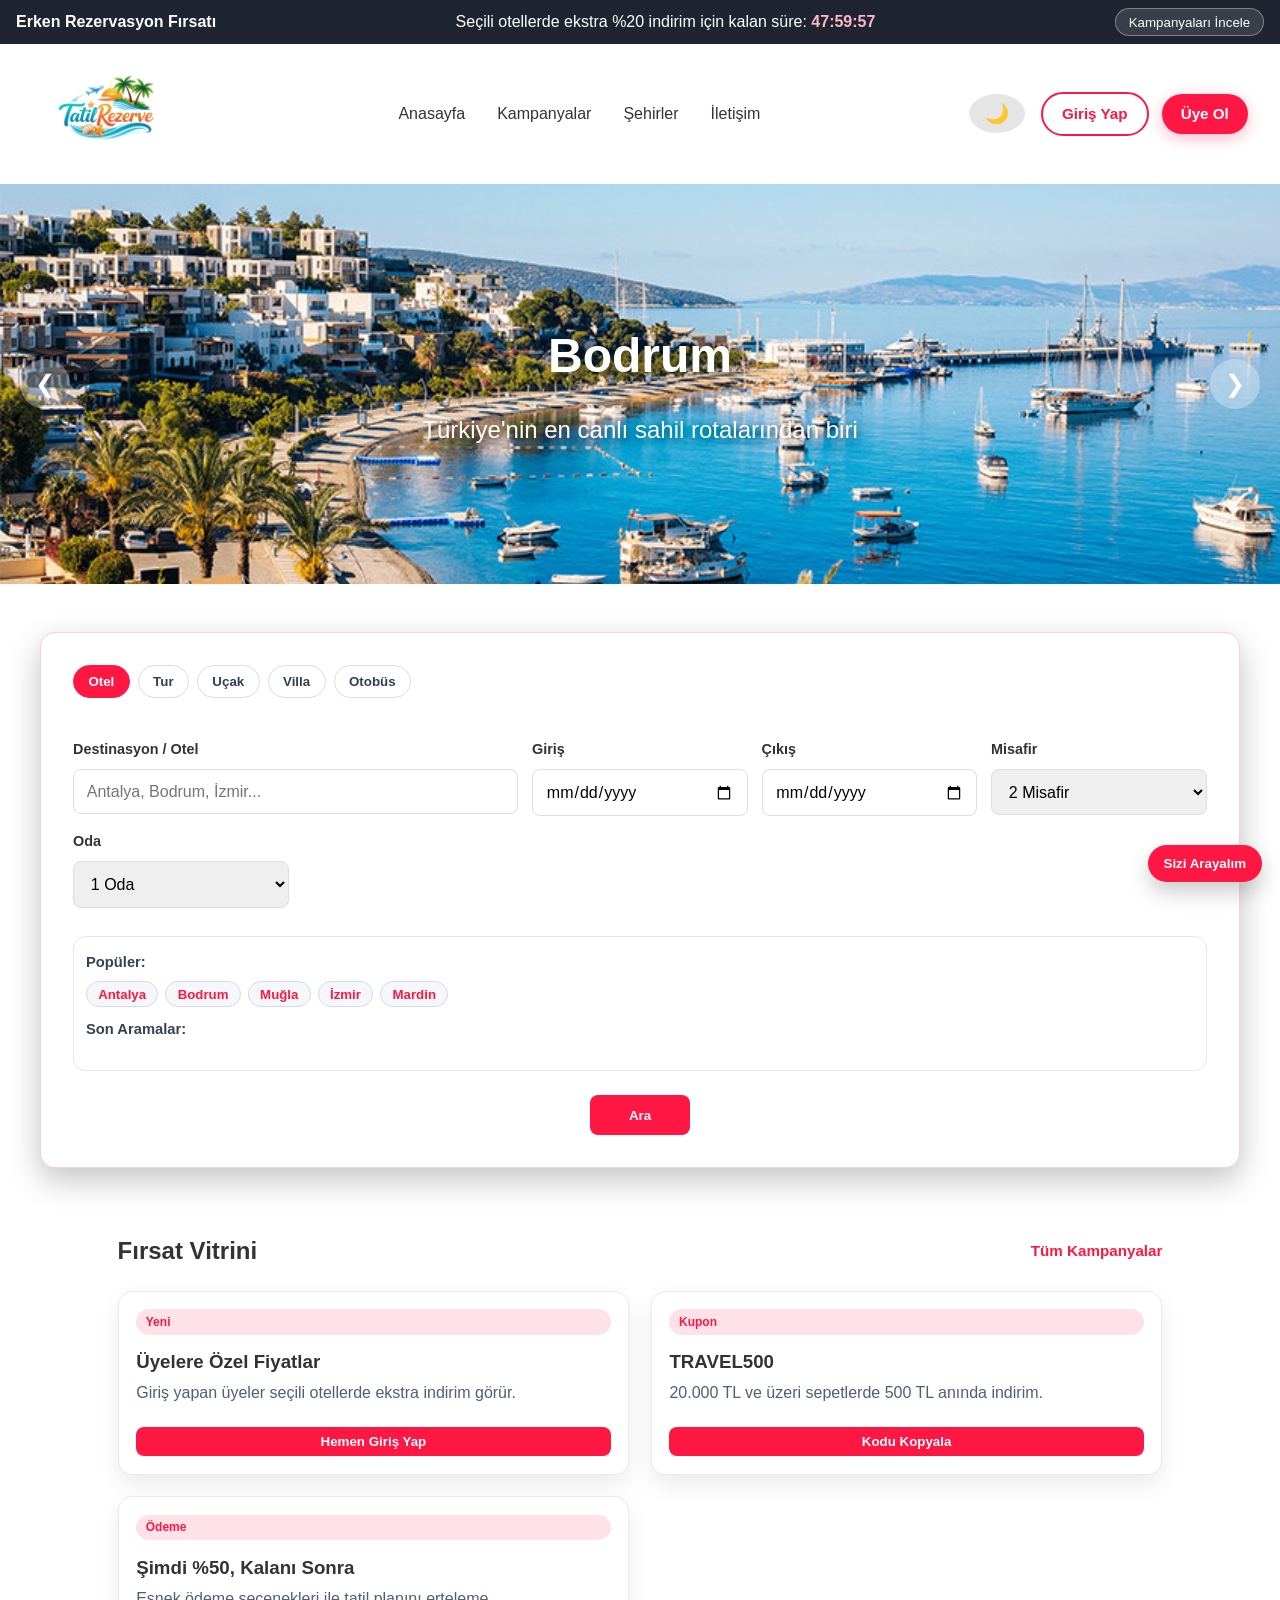
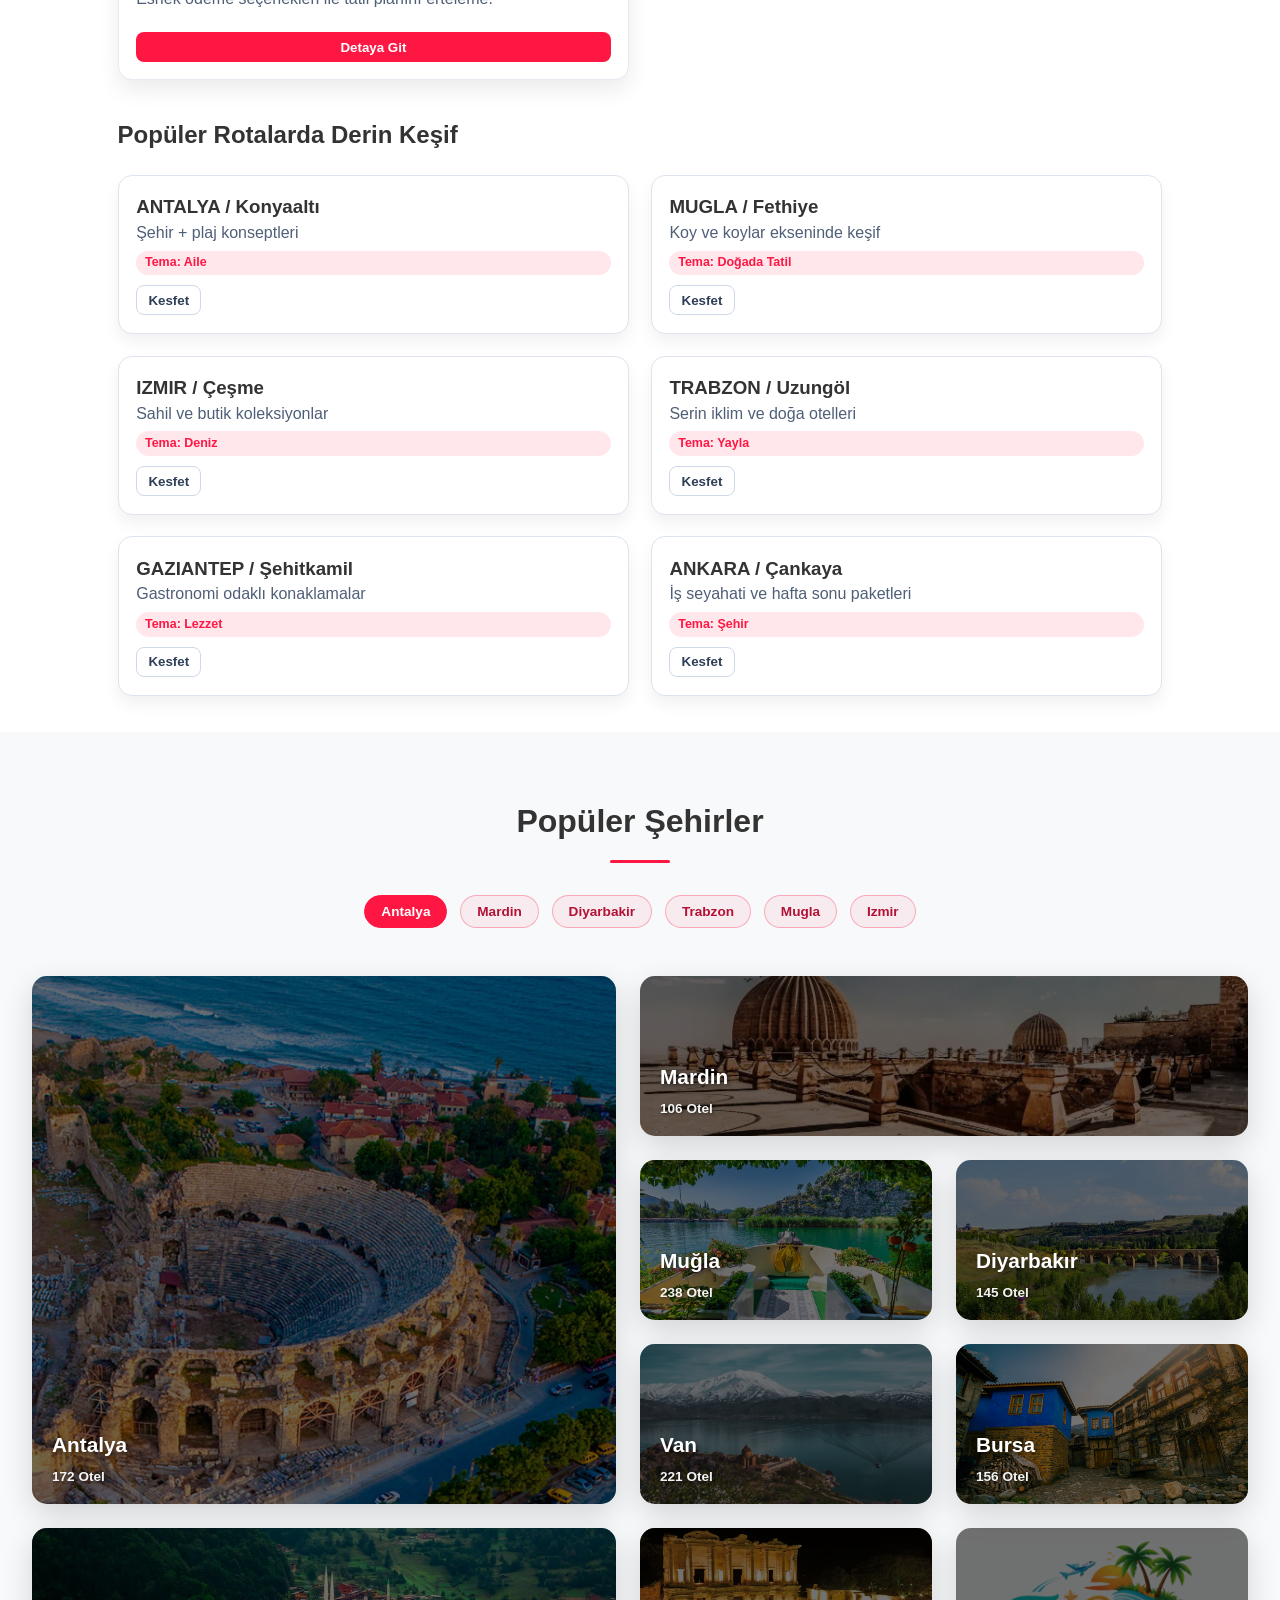
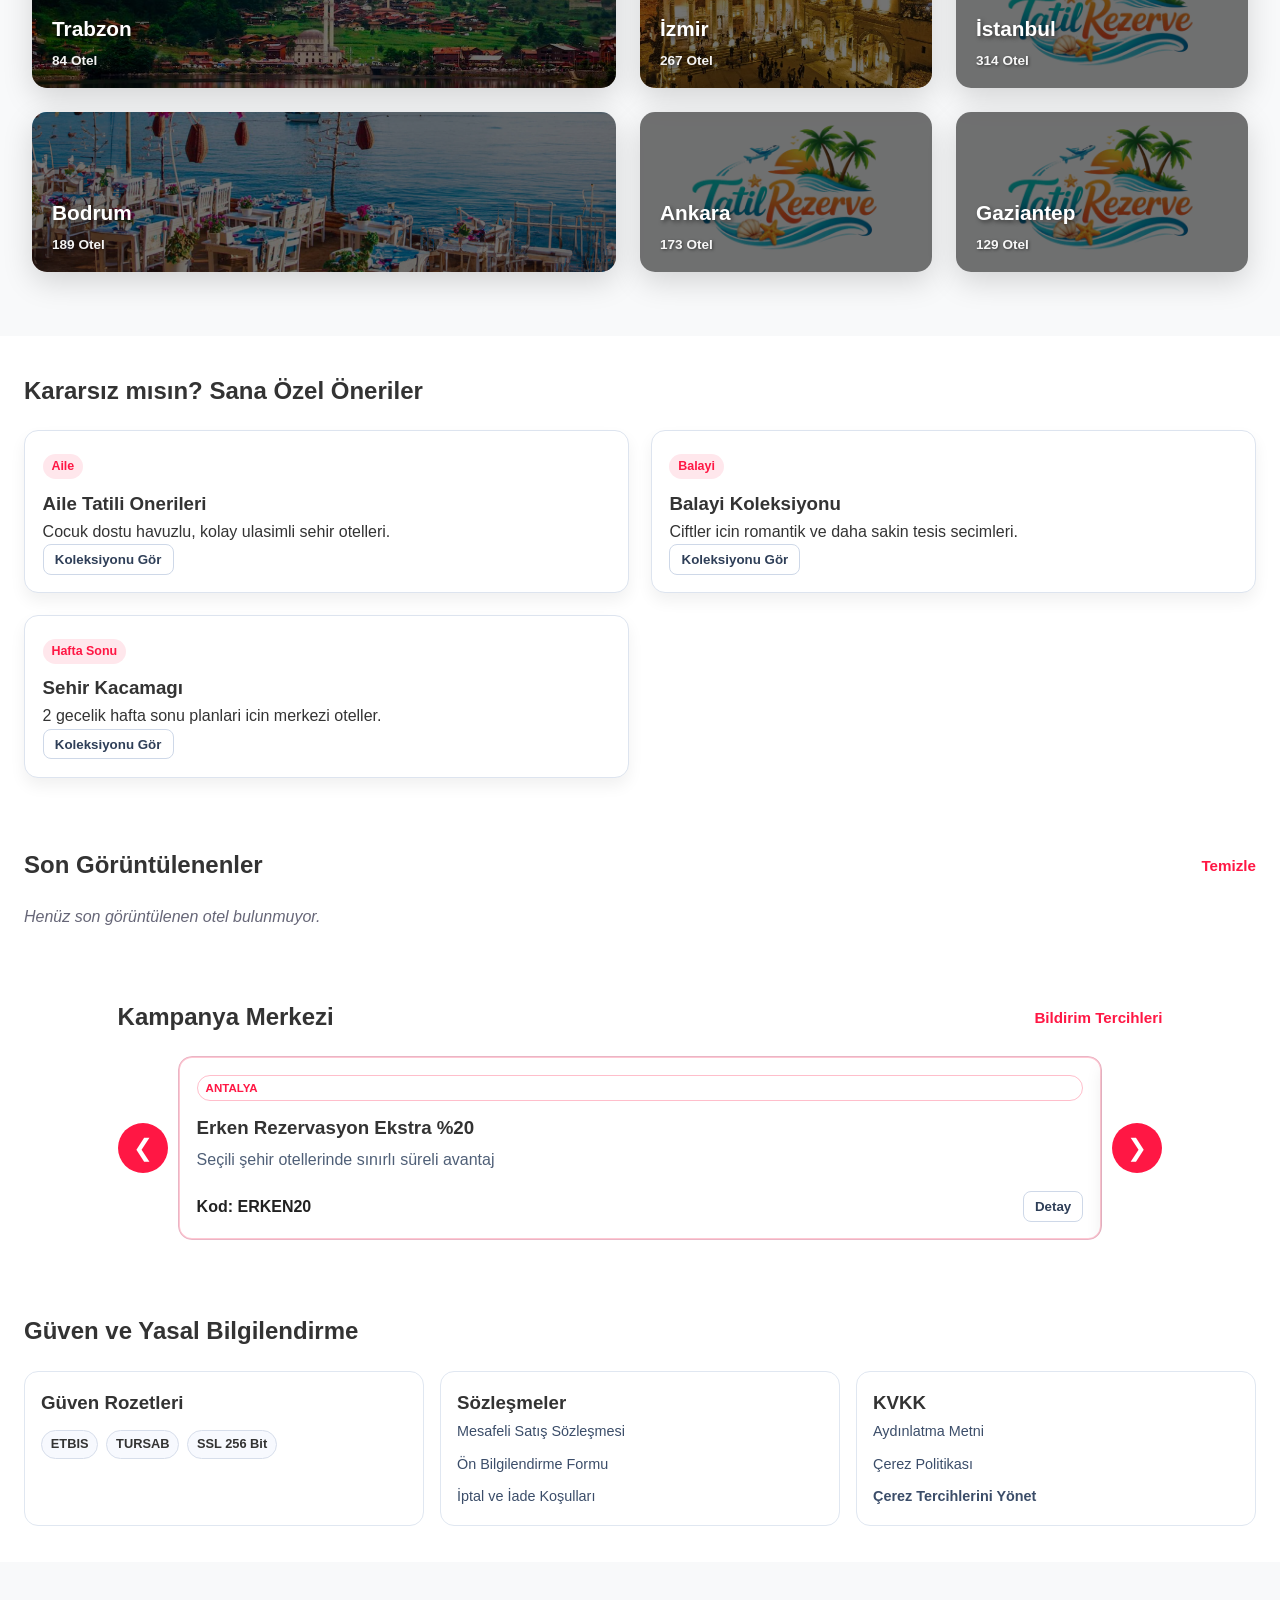
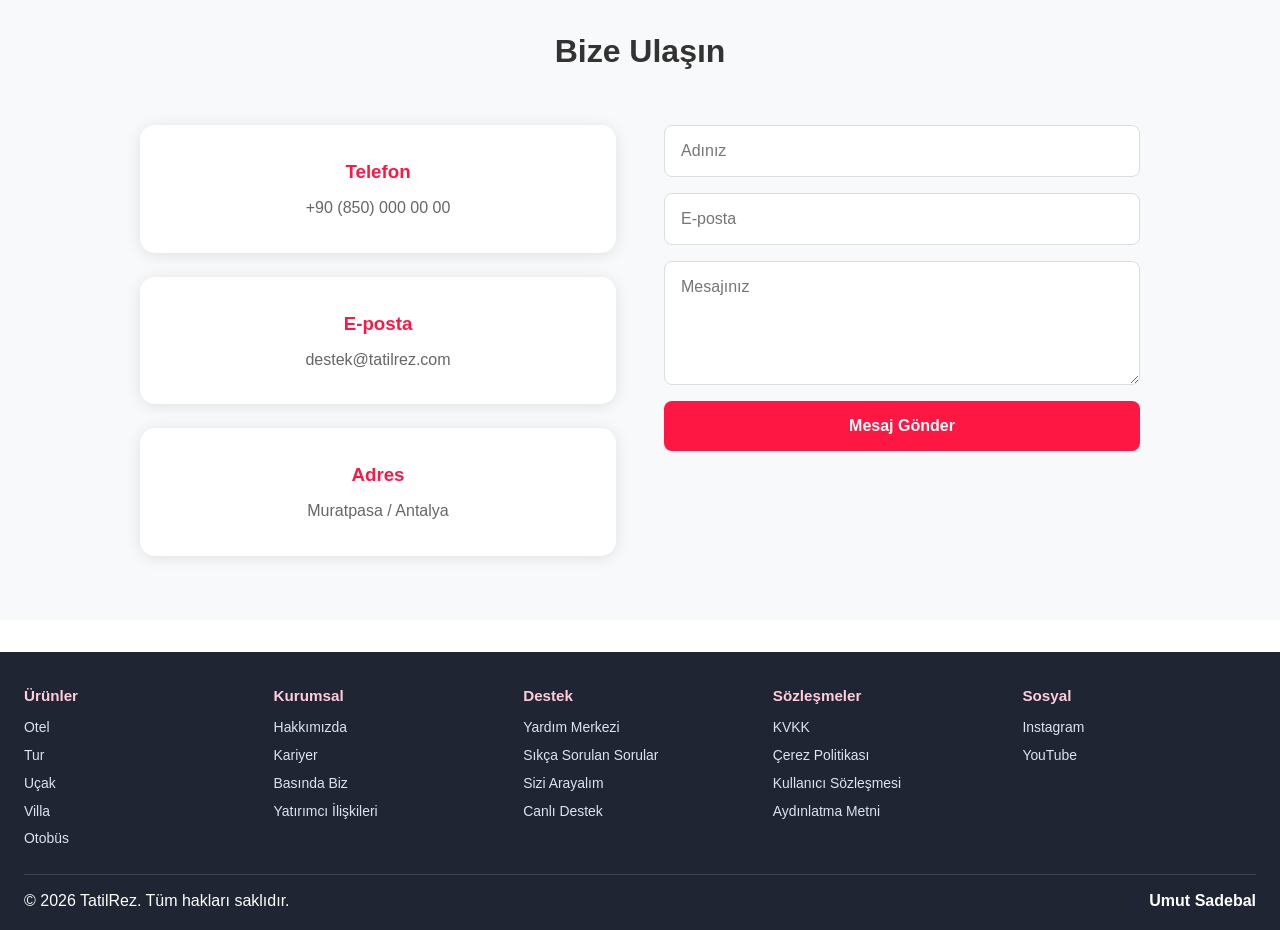
<file: index.html>
<!DOCTYPE html>
<html lang="tr">
<head>
    <meta charset="UTF-8">
    <meta http-equiv="X-UA-Compatible" content="IE=edge">
    <meta name="viewport" content="width=device-width, initial-scale=1.0">
    <meta http-equiv="Content-Security-Policy" content="default-src 'self'; style-src 'self' 'unsafe-inline' https://fonts.googleapis.com; font-src 'self' https://fonts.gstatic.com; script-src 'self'; img-src 'self' data: https:; connect-src 'self'; frame-ancestors 'none'; base-uri 'self';">
    <title>TatilRezerve - Türkiye'nin En İyi Tatil Yerleri</title>
    <link rel="icon" type="image/png" href="img/logo.png">
    <link rel="stylesheet" href="assets/css/styles.css">
    <link rel="stylesheet" href="assets/css/experience.css">
</head>
<body class="page-home">
    <div id="helloCountdownBar" class="hello-bar">
        <div class="hello-bar-content">
            <strong>Erken Rezervasyon Fırsatı</strong>
            <span>Seçili otellerde ekstra %20 indirim için kalan süre: <b id="campaignCountdown">--:--:--</b></span>
            <button type="button" id="openCampaignCenterBtn" class="hello-bar-btn">Kampanyaları İncele</button>
        </div>
    </div>

    <header class="header">
        <div class="navbar">
            <div class="logo">
                <img src="img/logo.png" alt="TatilRez" style="height:100px;margin-right:8px;">
            </div>
            <nav class="nav-links">
                <a href="#home">Anasayfa</a>
                <a href="#campaignCenter">Kampanyalar</a>
                <a href="#specials">Şehirler</a>
                <a href="#contact">İletişim</a>
            </nav>
            <div class="header-actions">
                <button id="themeToggle" class="theme-toggle" title="Karanlık modu aç/kapat">🌙</button>
                <div id="authButtons" class="auth-buttons-container">
                    <div class="auth-links">
                        <button id="openLoginModalBtn" class="btn-login" type="button">Giriş Yap</button>
                        <button id="openSignupModalBtn" class="btn-signup" type="button">Üye Ol</button>
                    </div>
                </div>
            </div>
        </div>

        <section class="hero" id="home">
            <div class="hero-slider-container">
                <div class="hero-slider" id="heroSlider">
                    <div class="slider-item" style="background: rgba(0, 0, 0, 0.6) url('img/bodsid.jpg') center/cover no-repeat;">
                        <div class="slider-content">
                            <h2>Bodrum</h2>
                            <p>Türkiye'nin en canlı sahil rotalarından biri</p>
                        </div>
                    </div>
                    <div class="slider-item" style="background: rgba(0, 0, 0, 0.6) url('img/mugsid.jpg') center/cover no-repeat;">
                        <div class="slider-content">
                            <h2>Muğla</h2>
                            <p>Ege ve Akdeniz'in buluştuğu nokta</p>
                        </div>
                    </div>
                    <div class="slider-item" style="background: rgba(0, 0, 0, 0.6) url('img/marsid.jpg') center/cover no-repeat;">
                        <div class="slider-content">
                            <h2>Mardin</h2>
                            <p>Tarihi sokaklar, butik oteller, eşsiz mutfak</p>
                        </div>
                    </div>
                    <div class="slider-item" style="background: rgba(0, 0, 0, 0.6) url('img/ansid.jpeg') center/cover no-repeat;">
                        <div class="slider-content">
                            <h2>Antalya</h2>
                            <p>Akdeniz'de premium aile ve çift konseptleri</p>
                        </div>
                    </div>
                </div>
                <button id="heroPrevBtn" class="slider-nav slider-prev" type="button">❮</button>
                <button id="heroNextBtn" class="slider-nav slider-next" type="button">❯</button>
            </div>

            <div class="search-container product-search-shell">
                <div class="search-box ets-like-search-box">
                    <div class="search-tabs" id="searchTabs" role="tablist" aria-label="Urun secimi">
                        <button type="button" class="search-tab active" data-product="hotel">Otel</button>
                        <button type="button" class="search-tab" data-product="tour">Tur</button>
                        <button type="button" class="search-tab" data-product="flight">Uçak</button>
                        <button type="button" class="search-tab" data-product="villa">Villa</button>
                        <button type="button" class="search-tab" data-product="bus">Otobüs</button>
                    </div>

                    <input type="hidden" id="selectedProduct" value="hotel">

                    <div class="search-panels">
                        <div class="search-panel active" data-panel="hotel">
                            <div class="search-field wide">
                                <label>Destinasyon / Otel</label>
                                <input type="text" id="destination" placeholder="Antalya, Bodrum, İzmir..." list="destinations-list" autocomplete="off">
                                <datalist id="destinations-list">
                                    <option value="Antalya"></option>
                                    <option value="Bodrum"></option>
                                    <option value="Bursa"></option>
                                    <option value="Diyarbakir"></option>
                                    <option value="Izmir"></option>
                                    <option value="Mardin"></option>
                                    <option value="Mugla"></option>
                                    <option value="Trabzon"></option>
                                    <option value="Van"></option>
                                </datalist>
                            </div>
                            <div class="search-field">
                                <label>Giriş</label>
                                <input type="date" id="checkIn">
                            </div>
                            <div class="search-field">
                                <label>Çıkış</label>
                                <input type="date" id="checkOut">
                            </div>
                            <div class="search-field">
                                <label>Misafir</label>
                                <select id="guests">
                                    <option value="1">1 Misafir</option>
                                    <option value="2" selected>2 Misafir</option>
                                    <option value="3">3 Misafir</option>
                                    <option value="4">4 Misafir</option>
                                    <option value="5">5+ Misafir</option>
                                </select>
                            </div>
                            <div class="search-field">
                                <label>Oda</label>
                                <select id="rooms">
                                    <option value="1" selected>1 Oda</option>
                                    <option value="2">2 Oda</option>
                                    <option value="3">3 Oda</option>
                                </select>
                            </div>
                        </div>

                        <div class="search-panel" data-panel="tour">
                            <div class="search-field wide">
                                <label>Tur Rotaları</label>
                                <input type="text" id="tourDestination" placeholder="Karadeniz, Güneydoğu, Kapadokya...">
                            </div>
                            <div class="search-field">
                                <label>Tarih</label>
                                <input type="date" id="tourDate">
                            </div>
                            <div class="search-field">
                                <label>Kişi</label>
                                <select id="tourGuests">
                                    <option value="1">1 Kisi</option>
                                    <option value="2" selected>2 Kisi</option>
                                    <option value="3">3 Kisi</option>
                                    <option value="4">4+ Kisi</option>
                                </select>
                            </div>
                        </div>

                        <div class="search-panel" data-panel="flight">
                            <div class="search-field wide">
                                <label>Nereden / Nereye</label>
                                <input type="text" id="flightRoute" placeholder="Istanbul - Antalya">
                            </div>
                            <div class="search-field">
                                <label>Gidiş</label>
                                <input type="date" id="flightDate">
                            </div>
                            <div class="search-field">
                                <label>Yolcu</label>
                                <select id="flightGuests">
                                    <option value="1" selected>1 Yetiskin</option>
                                    <option value="2">2 Yetiskin</option>
                                    <option value="3">3 Yetiskin</option>
                                </select>
                            </div>
                        </div>

                        <div class="search-panel" data-panel="villa">
                            <div class="search-field wide">
                                <label>Bölge</label>
                                <input type="text" id="villaDestination" placeholder="Kaş, Fethiye, Çeşme...">
                            </div>
                            <div class="search-field">
                                <label>Giriş</label>
                                <input type="date" id="villaCheckIn">
                            </div>
                            <div class="search-field">
                                <label>Çıkış</label>
                                <input type="date" id="villaCheckOut">
                            </div>
                            <div class="search-field">
                                <label>Kişi</label>
                                <select id="villaGuests">
                                    <option value="2">2 Kisi</option>
                                    <option value="4" selected>4 Kisi</option>
                                    <option value="6">6 Kisi</option>
                                    <option value="8">8+ Kisi</option>
                                </select>
                            </div>
                        </div>

                        <div class="search-panel" data-panel="bus">
                            <div class="search-field wide">
                                <label>Nereden / Nereye</label>
                                <input type="text" id="busRoute" placeholder="Ankara - Bursa">
                            </div>
                            <div class="search-field">
                                <label>Tarih</label>
                                <input type="date" id="busDate">
                            </div>
                            <div class="search-field">
                                <label>Yolcu</label>
                                <select id="busGuests">
                                    <option value="1" selected>1 Yolcu</option>
                                    <option value="2">2 Yolcu</option>
                                    <option value="3">3 Yolcu</option>
                                </select>
                            </div>
                        </div>
                    </div>

                    <div class="smart-search-wrap">
                        <div class="quick-searches">
                            <strong>Popüler:</strong>
                            <div id="popularSearches" class="chip-list"></div>
                        </div>
                        <div class="quick-searches">
                            <strong>Son Aramalar:</strong>
                            <div id="recentSearches" class="chip-list"></div>
                        </div>
                        <div id="suggestionsDropdown" class="suggestions-dropdown"></div>
                    </div>

                    <button id="searchSubmitBtn" class="btn-search" type="button">Ara</button>
                </div>
            </div>
        </section>
    </header>

    <section class="promo-showcase section-block" id="promoShowcase">
        <div class="section-heading-row">
            <h2>Fırsat Vitrini</h2>
            <a href="#campaignCenter" class="section-link">Tüm Kampanyalar</a>
        </div>
        <div class="promo-rail" id="promoRail">
            <article class="promo-card">
                <span class="promo-badge">Yeni</span>
                <h3>Üyelere Özel Fiyatlar</h3>
                <p>Giriş yapan üyeler seçili otellerde ekstra indirim görür.</p>
                <button class="promo-action" type="button" data-open="login">Hemen Giriş Yap</button>
            </article>
            <article class="promo-card">
                <span class="promo-badge">Kupon</span>
                <h3>TRAVEL500</h3>
                <p>20.000 TL ve üzeri sepetlerde 500 TL anında indirim.</p>
                <button class="promo-action" type="button" data-copy-coupon="TRAVEL500">Kodu Kopyala</button>
            </article>
            <article class="promo-card">
                <span class="promo-badge">Ödeme</span>
                <h3>Şimdi %50, Kalanı Sonra</h3>
                <p>Esnek ödeme seçenekleri ile tatil planını erteleme.</p>
                <button class="promo-action" type="button" data-scroll-to="campaignCenter">Detaya Git</button>
            </article>
        </div>
    </section>

    <section class="explore-depth section-block" id="deepExplore">
        <div class="section-heading-row">
            <h2>Popüler Rotalarda Derin Keşif</h2>
        </div>
        <div class="deep-explore-grid" id="deepExploreGrid"></div>
    </section>

    <section class="popular-regions" id="specials">
        <h2>Popüler Şehirler</h2>
        <div class="regions-filter" id="regionsFilterButtons">
            <button class="filter-tag active" type="button" data-city="antalya">Antalya</button>
            <button class="filter-tag" type="button" data-city="mardin">Mardin</button>
            <button class="filter-tag" type="button" data-city="diyarbakir">Diyarbakir</button>
            <button class="filter-tag" type="button" data-city="trabzon">Trabzon</button>
            <button class="filter-tag" type="button" data-city="mugla">Mugla</button>
            <button class="filter-tag" type="button" data-city="izmir">Izmir</button>
        </div>
        <div class="regions-cascade-grid" id="regionsCascade"></div>
    </section>

    <section class="personalized-block section-block" id="personalizedBlock">
        <div class="section-heading-row">
            <h2>Kararsız mısın? Sana Özel Öneriler</h2>
        </div>
        <div class="personalized-grid" id="personalizedCollections"></div>
    </section>

    <section class="recent-viewed section-block" id="recentViewedSection">
        <div class="section-heading-row">
            <h2>Son Görüntülenenler</h2>
            <button id="clearRecentViewedBtn" class="section-link-button" type="button">Temizle</button>
        </div>
        <div id="recentViewedList" class="recent-viewed-list"></div>
    </section>

    <section class="campaign-center section-block" id="campaignCenter">
        <div class="section-heading-row">
            <h2>Kampanya Merkezi</h2>
            <button id="openNotificationPrefsBtn" class="section-link-button" type="button">Bildirim Tercihleri</button>
        </div>
        <div class="campaign-slider" id="campaignSlider">
            <button id="campaignPrevBtn" class="carousel-nav carousel-prev campaign-nav" type="button" aria-label="Onceki kampanya">❮</button>
            <div class="campaign-track-wrap">
                <div class="campaign-grid campaign-track" id="campaignGrid"></div>
            </div>
            <button id="campaignNextBtn" class="carousel-nav carousel-next campaign-nav" type="button" aria-label="Sonraki kampanya">❯</button>
        </div>
    </section>

    <section class="trust-legal section-block" id="trustLegal">
        <div class="section-heading-row">
            <h2>Güven ve Yasal Bilgilendirme</h2>
        </div>
        <div class="trust-grid">
            <article class="trust-card">
                <h3>Güven Rozetleri</h3>
                <div class="badge-row">
                    <span class="legal-badge">ETBIS</span>
                    <span class="legal-badge">TURSAB</span>
                    <span class="legal-badge">SSL 256 Bit</span>
                </div>
            </article>
            <article class="trust-card">
                <h3>Sözleşmeler</h3>
                <ul class="trust-links">
                    <li><a href="#">Mesafeli Satış Sözleşmesi</a></li>
                    <li><a href="#">Ön Bilgilendirme Formu</a></li>
                    <li><a href="#">İptal ve İade Koşulları</a></li>
                </ul>
            </article>
            <article class="trust-card">
                <h3>KVKK</h3>
                <ul class="trust-links">
                    <li><a href="#">Aydınlatma Metni</a></li>
                    <li><a href="#">Çerez Politikası</a></li>
                    <li><button type="button" id="openCookiePrefsBtn" class="inline-link-btn">Çerez Tercihlerini Yönet</button></li>
                </ul>
            </article>
        </div>
    </section>

    <section class="contact" id="contact">
        <h2>Bize Ulaşın</h2>
        <div class="contact-content">
            <div class="contact-info">
                <div class="info-card">
                    <h3>Telefon</h3>
                    <p>+90 (850) 000 00 00</p>
                </div>
                <div class="info-card">
                    <h3>E-posta</h3>
                    <p>destek@tatilrez.com</p>
                </div>
                <div class="info-card">
                    <h3>Adres</h3>
                    <p>Muratpasa / Antalya</p>
                </div>
            </div>
            <form class="contact-form" id="contactForm">
                <input type="text" placeholder="Adınız" required>
                <input type="email" placeholder="E-posta" required>
                <textarea placeholder="Mesajınız" rows="5" required></textarea>
                <button type="submit" class="btn-submit">Mesaj Gönder</button>
            </form>
        </div>
    </section>

    <footer class="site-footer mega-footer">
        <div class="footer-columns">
            <div class="footer-col">
                <h4>Ürünler</h4>
                <a href="#">Otel</a>
                <a href="#">Tur</a>
                <a href="#">Uçak</a>
                <a href="#">Villa</a>
                <a href="#">Otobüs</a>
            </div>
            <div class="footer-col">
                <h4>Kurumsal</h4>
                <a href="#">Hakkımızda</a>
                <a href="#">Kariyer</a>
                <a href="#">Basında Biz</a>
                <a href="#">Yatırımcı İlişkileri</a>
            </div>
            <div class="footer-col">
                <h4>Destek</h4>
                <a href="#">Yardım Merkezi</a>
                <a href="#">Sıkça Sorulan Sorular</a>
                <a href="#">Sizi Arayalım</a>
                <a href="#">Canlı Destek</a>
            </div>
            <div class="footer-col">
                <h4>Sözleşmeler</h4>
                <a href="#">KVKK</a>
                <a href="#">Çerez Politikası</a>
                <a href="#">Kullanıcı Sözleşmesi</a>
                <a href="#">Aydınlatma Metni</a>
            </div>
            <div class="footer-col">
                <h4>Sosyal</h4>
                <a href="#">Instagram</a>
                <a href="#">YouTube</a>
            </div>
        </div>
        <div class="footer-bottom-row">
            <span>© 2026 TatilRez. Tüm hakları saklıdır.</span>
            <a href="aboutme.html" class="my-name">Umut Sadebal</a>
        </div>
    </footer>

    <button id="openCallMeBtn" class="floating-help-btn" type="button">Sizi Arayalım</button>

    <div id="bookingModal" class="modal">
        <div class="modal-content booking-wizard-modal">
            <span class="close" id="closeBookingModal">&times;</span>
            <h2>Rezervasyonunuzu Tamamlayin</h2>

            <ol class="booking-stepper" id="bookingStepper">
                <li class="active">Bilgiler</li>
                <li>Misafir</li>
                <li>Ödeme</li>
                <li>Onay</li>
            </ol>

            <form id="bookingForm">
                <div class="booking-step-panel active" data-step-panel="0">
                    <div class="form-group">
                        <label>Tatil Yeri / Otel Adi</label>
                        <input type="text" id="resortName" readonly>
                    </div>
                    <div class="form-group">
                        <label>Giriş Tarihi</label>
                        <input type="date" id="bookingCheckIn" required>
                    </div>
                    <div class="form-group">
                        <label>Cikis Tarihi</label>
                        <input type="date" id="bookingCheckOut" required>
                    </div>
                    <div class="form-group">
                        <label>Konuk Sayisi</label>
                        <input type="number" id="bookingGuests" min="1" required>
                    </div>
                </div>

                <div class="booking-step-panel" data-step-panel="1">
                    <div class="form-group">
                        <label>Tam Adiniz</label>
                        <input type="text" id="guestName" required>
                    </div>
                    <div class="form-group">
                        <label>E-posta</label>
                        <input type="email" id="guestEmail" required>
                    </div>
                    <div class="form-group">
                        <label>Telefon</label>
                        <input type="tel" id="guestPhone" required>
                    </div>
                    <div class="form-group">
                        <label>Özel İstekler</label>
                        <textarea id="specialRequests" rows="3" placeholder="Herhangi bir özel istek..."></textarea>
                    </div>
                </div>

                <div class="booking-step-panel" data-step-panel="2">
                    <div class="form-group">
                        <label>Oda Tipi</label>
                        <select id="roomType" required>
                            <option value="">Oda Tipi Secin</option>
                            <option value="Standard">Standart Oda</option>
                            <option value="Deluxe">Deluxe Oda</option>
                            <option value="Suite">Suite</option>
                            <option value="Villa">Özel Villa</option>
                        </select>
                    </div>

                    <div class="payment-flex-cards">
                        <label class="payment-option-card">
                            <input type="radio" name="paymentPlan" value="full" checked>
                            <div>
                                <strong>Peşin Ödeme</strong>
                                <p>Tek çekim ödemede ekstra %5 indirim</p>
                            </div>
                        </label>
                        <label class="payment-option-card">
                            <input type="radio" name="paymentPlan" value="half">
                            <div>
                                <strong>Simdi %50, Kalani Sonra</strong>
                                <p>Check-in öncesi kalan ödeme tamamlama</p>
                            </div>
                        </label>
                    </div>

                    <div class="installment-table-wrap">
                        <h4>Taksit Avantajlari</h4>
                        <table class="installment-table">
                            <thead>
                                <tr>
                                    <th>Kart</th>
                                    <th>Taksit</th>
                                    <th>Avantaj</th>
                                </tr>
                            </thead>
                            <tbody>
                                <tr>
                                    <td>World</td>
                                    <td>3</td>
                                    <td>+150 Worldpuan</td>
                                </tr>
                                <tr>
                                    <td>Maximum</td>
                                    <td>6</td>
                                    <td>%3 indirim</td>
                                </tr>
                                <tr>
                                    <td>Bonus</td>
                                    <td>4</td>
                                    <td>Ekstra mil puan</td>
                                </tr>
                            </tbody>
                        </table>
                    </div>
                </div>

                <div class="booking-step-panel" data-step-panel="3">
                    <div class="price-summary">
                        <p>Toplam Fiyat: <strong id="totalPrice">₺0</strong></p>
                    </div>
                    <p class="final-confirm-copy">Rezervasyon bilgileriniz dogrulandiktan sonra onay e-postasi gonderilecektir.</p>
                </div>

                <div class="booking-step-actions">
                    <button id="bookingPrevStepBtn" type="button" class="btn-secondary" disabled>Geri</button>
                    <button id="bookingNextStepBtn" type="button" class="btn-secondary">Ileri</button>
                    <button id="bookingSubmitBtn" type="submit" class="btn-book hidden">Rezervasyonu Onayla</button>
                </div>
            </form>
        </div>
    </div>

    <div id="hotelDetailModal" class="modal">
        <div class="modal-content hotel-detail-modal-content">
            <span class="close" id="closeHotelDetailModal">&times;</span>
            <h2 id="hotelDetailTitle">Otel Detayi</h2>
            <div class="hotel-detail-gallery">
                <img id="hotelDetailMainImage" src="img/logo.png" alt="Otel gorseli">
                <div id="hotelDetailThumbs" class="hotel-detail-thumbs"></div>
            </div>
            <div class="hotel-detail-grid">
                <section>
                    <h3>Oda Tipleri ve Konsept</h3>
                    <div id="hotelRoomConcepts" class="detail-chip-wrap"></div>
                </section>
                <section>
                    <h3>Olanaklar</h3>
                    <div id="hotelAmenitiesByCategory" class="detail-amenity-cols"></div>
                </section>
            </div>
            <section class="price-calendar-block">
                <h3>Fiyat Takvimi</h3>
                <div id="hotelPriceCalendar" class="price-calendar-grid"></div>
            </section>
        </div>
    </div>

    <div id="campaignDetailModal" class="modal">
        <div class="modal-content campaign-detail-modal-content">
            <span class="close" id="closeCampaignDetailModal">&times;</span>
            <h2 id="campaignDetailTitle">Kampanya Detayi</h2>
            <p id="campaignDetailDescription"></p>
            <div class="campaign-coupon-box">
                <span>Kod:</span>
                <strong id="campaignDetailCode">-</strong>
                <button type="button" id="copyCampaignCodeBtn" class="btn-secondary">Kopyala</button>
            </div>
            <a id="campaignDetailLink" href="#" class="btn-book">Kampanyaya Git</a>
        </div>
    </div>

    <div id="compareModal" class="modal">
        <div class="modal-content compare-modal-content">
            <span class="close" id="closeCompareModal">&times;</span>
            <h2>Otel Karşılaştırma</h2>
            <div id="compareTableWrap" class="compare-table-wrap"></div>
        </div>
    </div>

    <div id="wishlistModal" class="modal">
        <div class="modal-content wishlist-modal-content">
            <span class="close" id="closeWishlistModal">&times;</span>
            <h2>Favorilerim</h2>
            <div id="wishlistContent" class="wishlist-content"></div>
        </div>
    </div>

    <div id="notificationsModal" class="modal">
        <div class="modal-content notification-modal-content">
            <span class="close" id="closeNotificationsModal">&times;</span>
            <h2>Promosyon Bildirim Tercihleri</h2>
            <form id="notificationPrefsForm" class="notification-prefs-form">
                <label><input type="checkbox" name="email" checked> E-posta kampanya bildirimleri</label>
                <label><input type="checkbox" name="sms"> SMS bildirimleri</label>
                <label><input type="checkbox" name="push" checked> Push bildirimleri</label>
                <button type="submit" class="btn-book">Kaydet</button>
            </form>
        </div>
    </div>

    <div id="cookiePreferenceModal" class="modal">
        <div class="modal-content cookie-modal-content">
            <span class="close" id="closeCookieModal">&times;</span>
            <h2>Çerez Tercih Merkezi</h2>
            <form id="cookiePrefsForm" class="cookie-prefs-form">
                <label><input type="checkbox" checked disabled> Zorunlu Çerezler (her zaman açık)</label>
                <label><input type="checkbox" name="analytics" checked> Analitik Çerezler</label>
                <label><input type="checkbox" name="marketing"> Pazarlama Çerezleri</label>
                <label><input type="checkbox" name="personalization" checked> Kişiselleştirme Çerezleri</label>
                <div class="cookie-action-row">
                    <button type="button" id="rejectCookiesBtn" class="btn-secondary">Reddet</button>
                    <button type="button" id="acceptAllCookiesBtn" class="btn-secondary">Tümünü Kabul Et</button>
                    <button type="submit" class="btn-book">Ayarlarla Kaydet</button>
                </div>
            </form>
        </div>
    </div>

    <div id="callMeModal" class="modal">
        <div class="modal-content call-me-modal-content">
            <span class="close" id="closeCallMeModal">&times;</span>
            <h2>Sizi Arayalim</h2>
            <form id="callMeForm" class="call-me-form">
                <div class="form-group">
                    <label>Ad Soyad</label>
                    <input type="text" id="callMeName" required>
                </div>
                <div class="form-group">
                    <label>Telefon</label>
                    <input type="tel" id="callMePhone" required>
                </div>
                <div class="form-group">
                    <label>Tercih Edilen Saat</label>
                    <select id="callMeHour" required>
                        <option value="09:00-12:00">09:00 - 12:00</option>
                        <option value="12:00-15:00">12:00 - 15:00</option>
                        <option value="15:00-18:00">15:00 - 18:00</option>
                    </select>
                </div>
                <button type="submit" class="btn-book">Geri Arama Talebi Olustur</button>
            </form>
        </div>
    </div>

    <div id="loginModal" class="modal">
        <div class="modal-content login-modal-content">
            <span class="close" id="closeLoginModal">&times;</span>
            <h2>Giriş Yap</h2>
            <p class="login-modal-subtitle">Hesabınıza erişmek için giriş yapın.</p>

            <form id="loginForm" class="login-modal-form">
                <div class="form-group">
                    <label for="loginEmail">E-posta</label>
                    <input type="email" id="loginEmail" required>
                </div>

                <div class="form-group">
                    <label for="loginPassword">Şifre</label>
                    <div class="login-password-wrap">
                        <input type="password" id="loginPassword" required>
                        <button type="button" id="toggleLoginPassword" class="login-toggle-btn">Göster</button>
                    </div>
                </div>

                <button type="submit" class="btn-book">Giriş Yap</button>
            </form>

            <p class="login-modal-footer">Hesabın yok mu? <a href="#" id="switchToSignupModal">Üye Ol</a></p>
        </div>
    </div>

    <div id="signupModal" class="modal">
        <div class="modal-content signup-modal-content">
            <span class="close" id="closeSignupModal">&times;</span>
            <h2>Üye Ol</h2>
            <p class="signup-modal-subtitle">Hesap oluştur ve hemen rezervasyona başla.</p>

            <form id="signupModalForm" class="signup-modal-form">
                <div class="form-group">
                    <label for="signupName">Ad Soyad</label>
                    <input type="text" id="signupName" required>
                </div>

                <div class="form-group">
                    <label for="signupEmail">E-posta</label>
                    <input type="email" id="signupEmail" required>
                </div>

                <div class="form-group">
                    <label for="signupPassword">Şifre</label>
                    <div class="signup-password-wrap">
                        <input type="password" id="signupPassword" required>
                        <button type="button" id="toggleSignupPassword" class="signup-toggle-btn">Göster</button>
                    </div>
                </div>

                <button type="submit" class="btn-book">Üye Ol</button>
            </form>

            <p class="signup-modal-footer">Zaten hesabın var mı? <a href="#" id="switchToLoginModal">Giriş Yap</a></p>
        </div>
    </div>

    <script src="assets/js/cities.js"></script>
    <script src="assets/js/title.js"></script>
    <script src="assets/js/hotels.js"></script>
    <script src="assets/js/app.js"></script>
    <script src="assets/js/experience.js"></script>
</body>
</html>
</file>
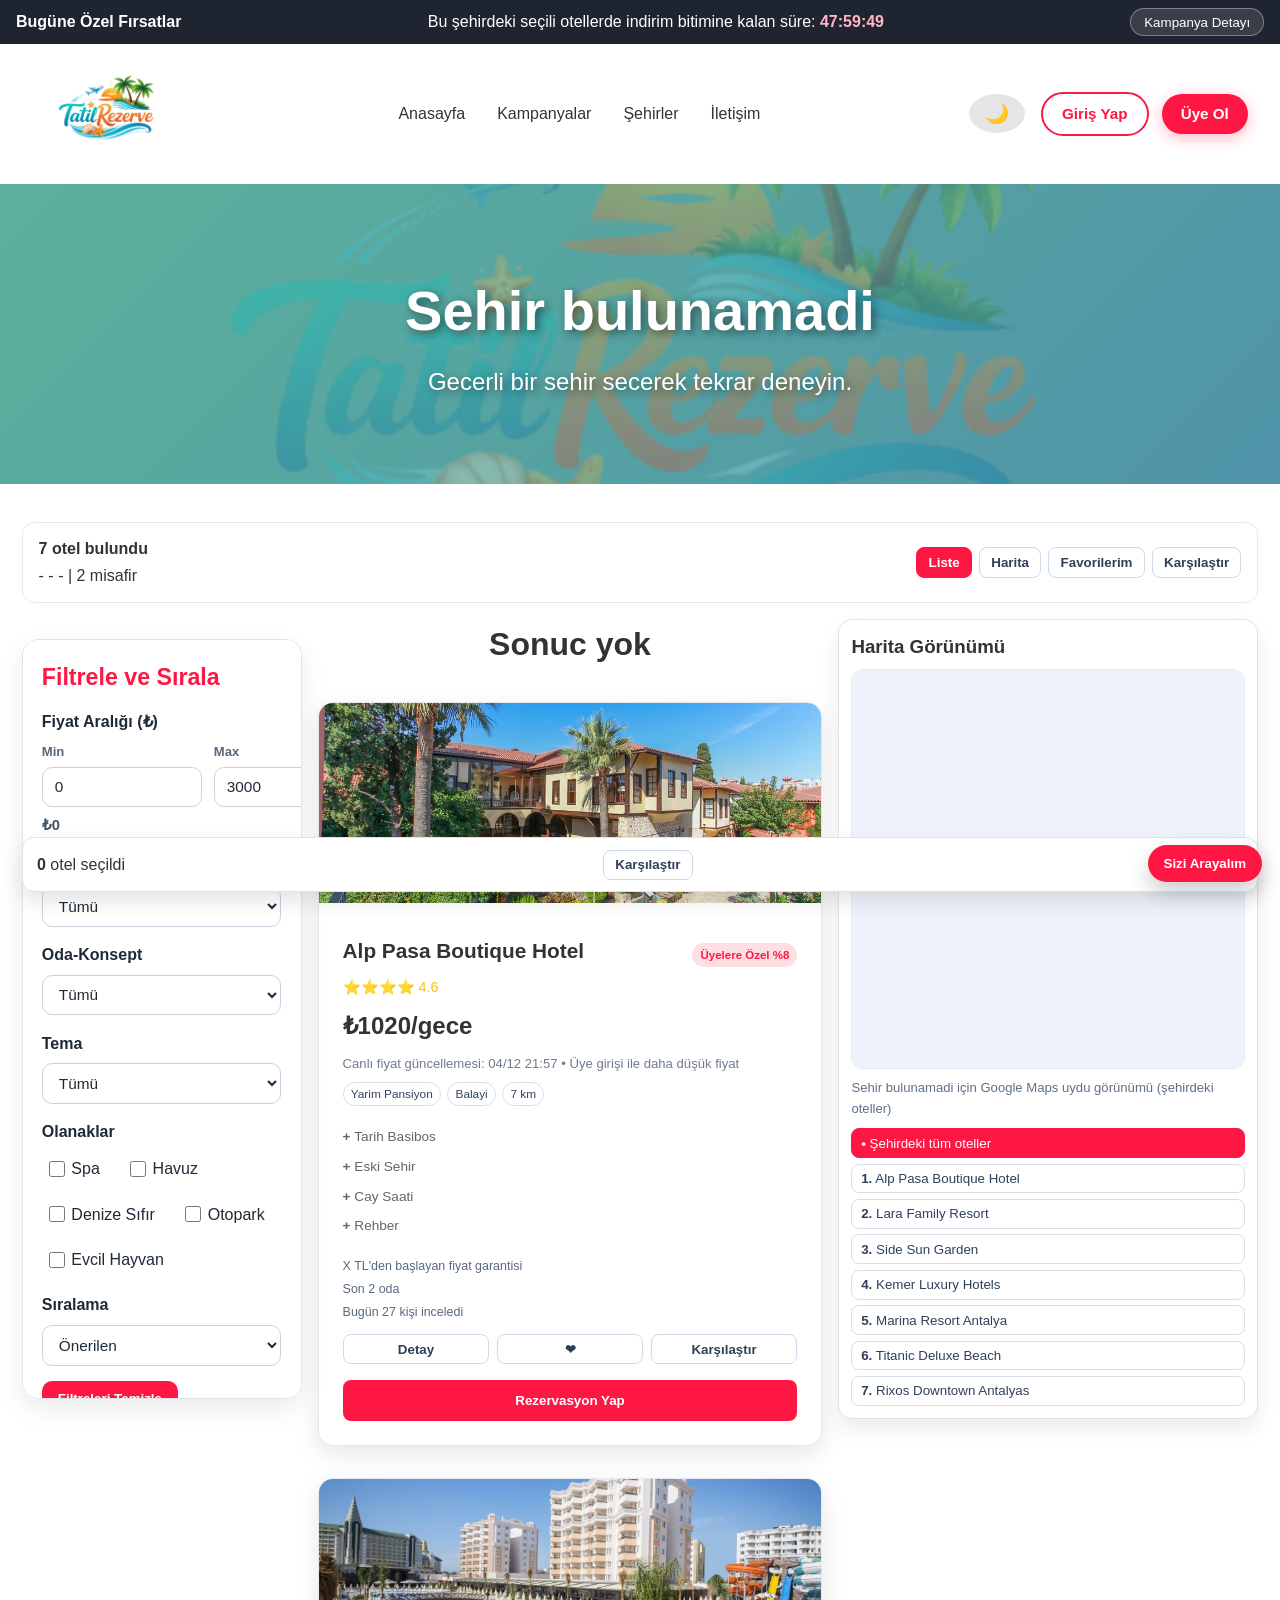
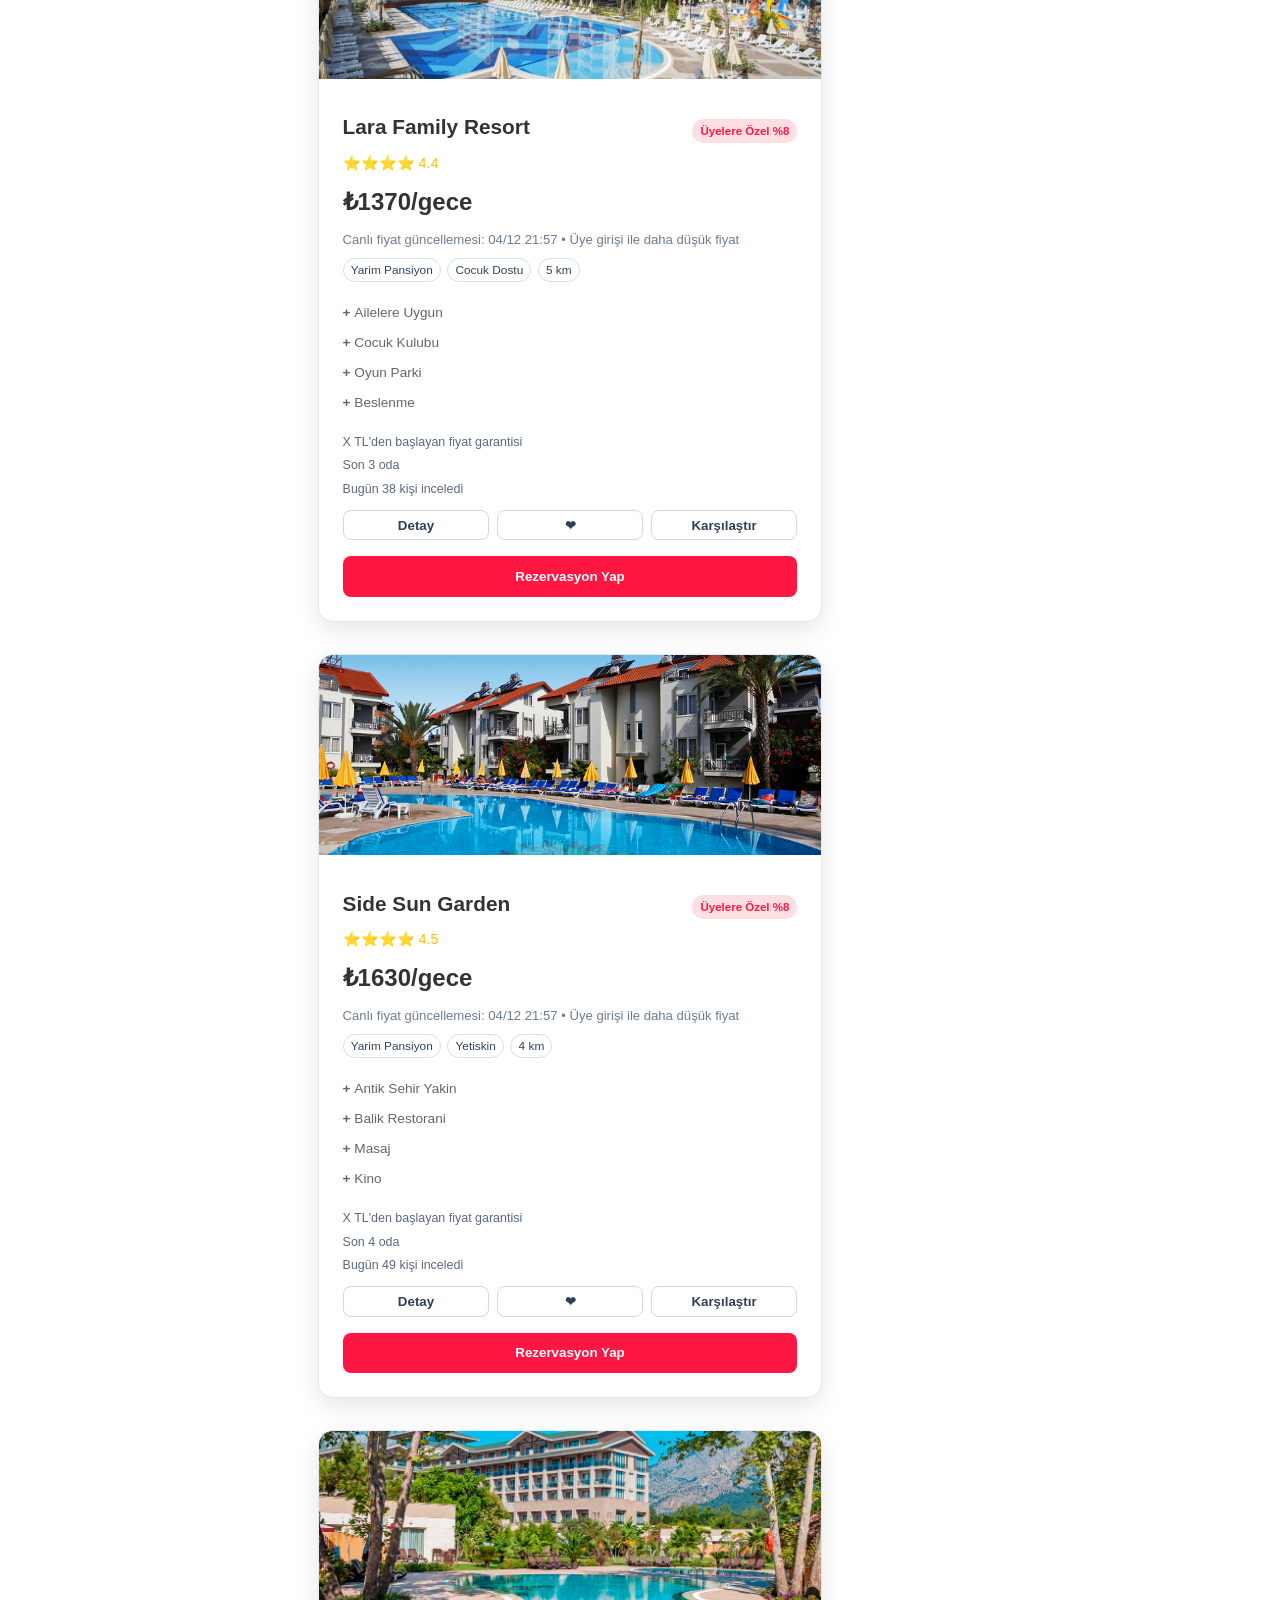
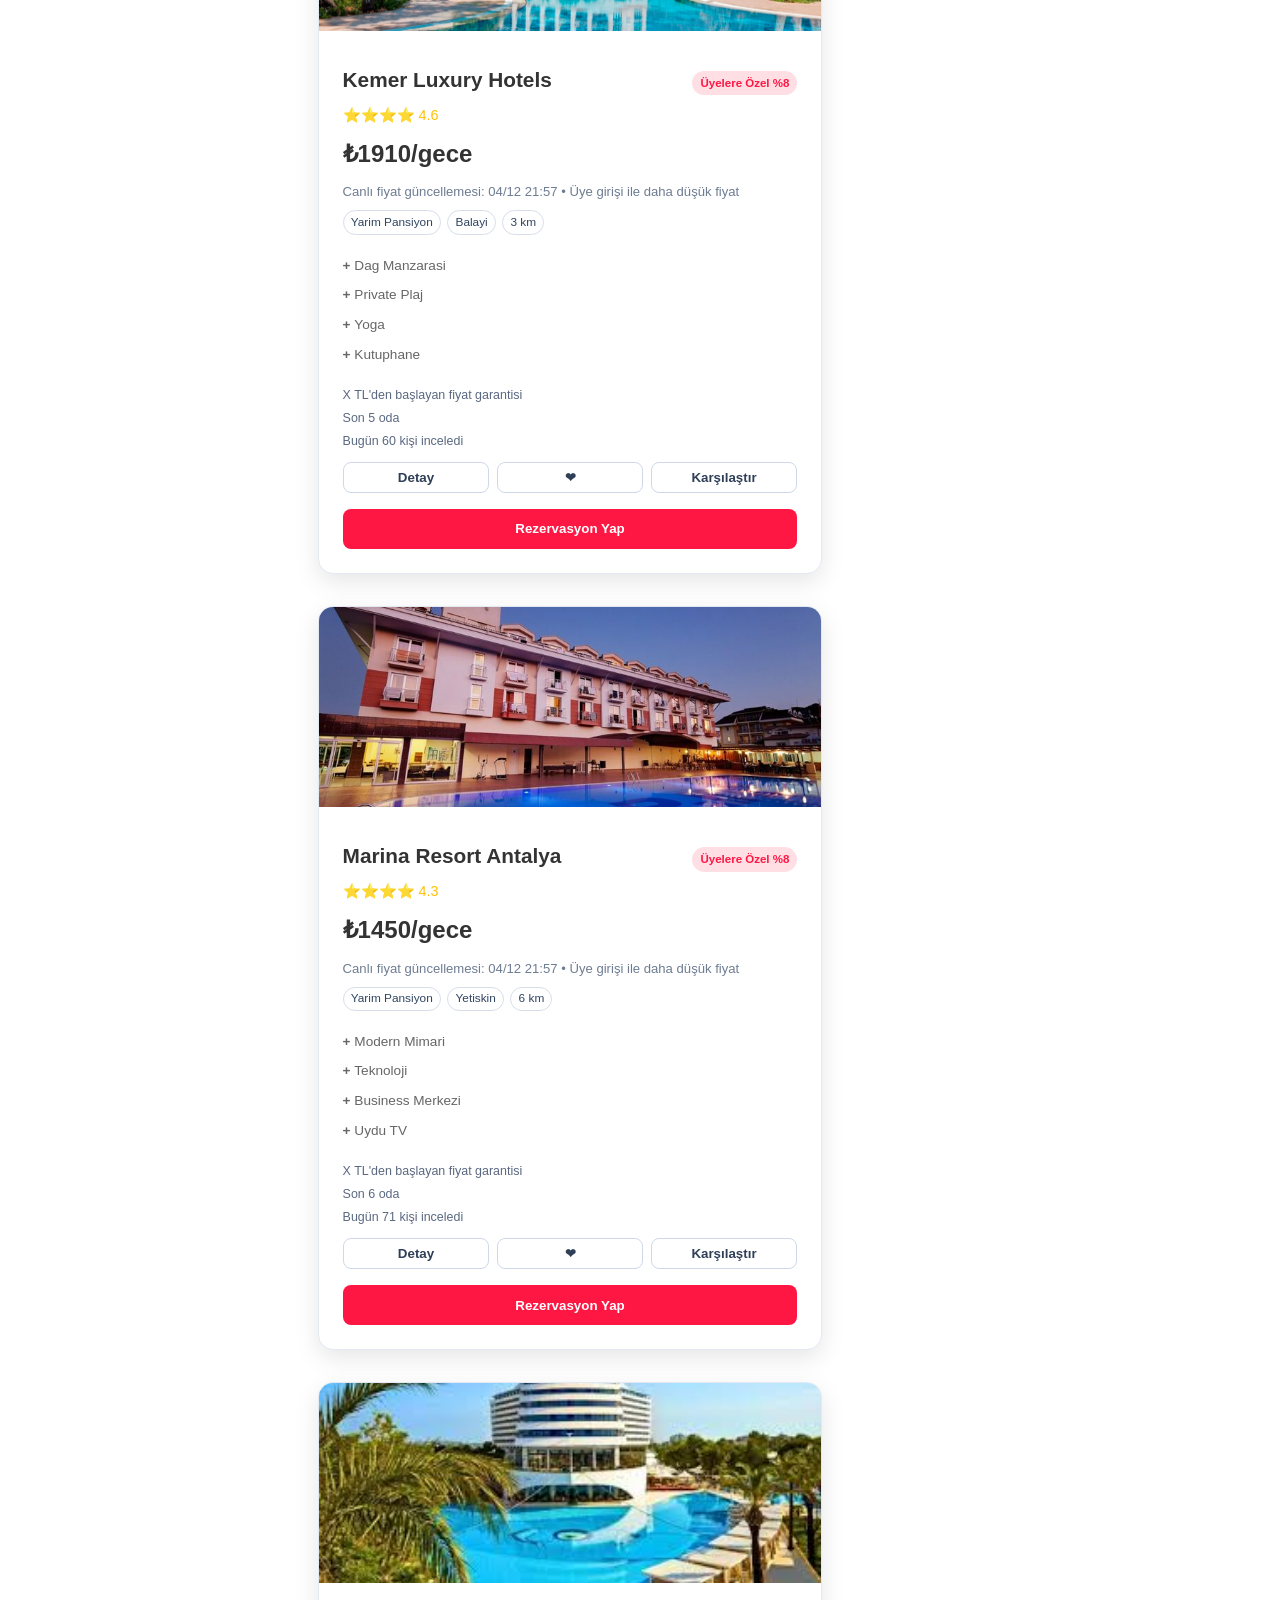
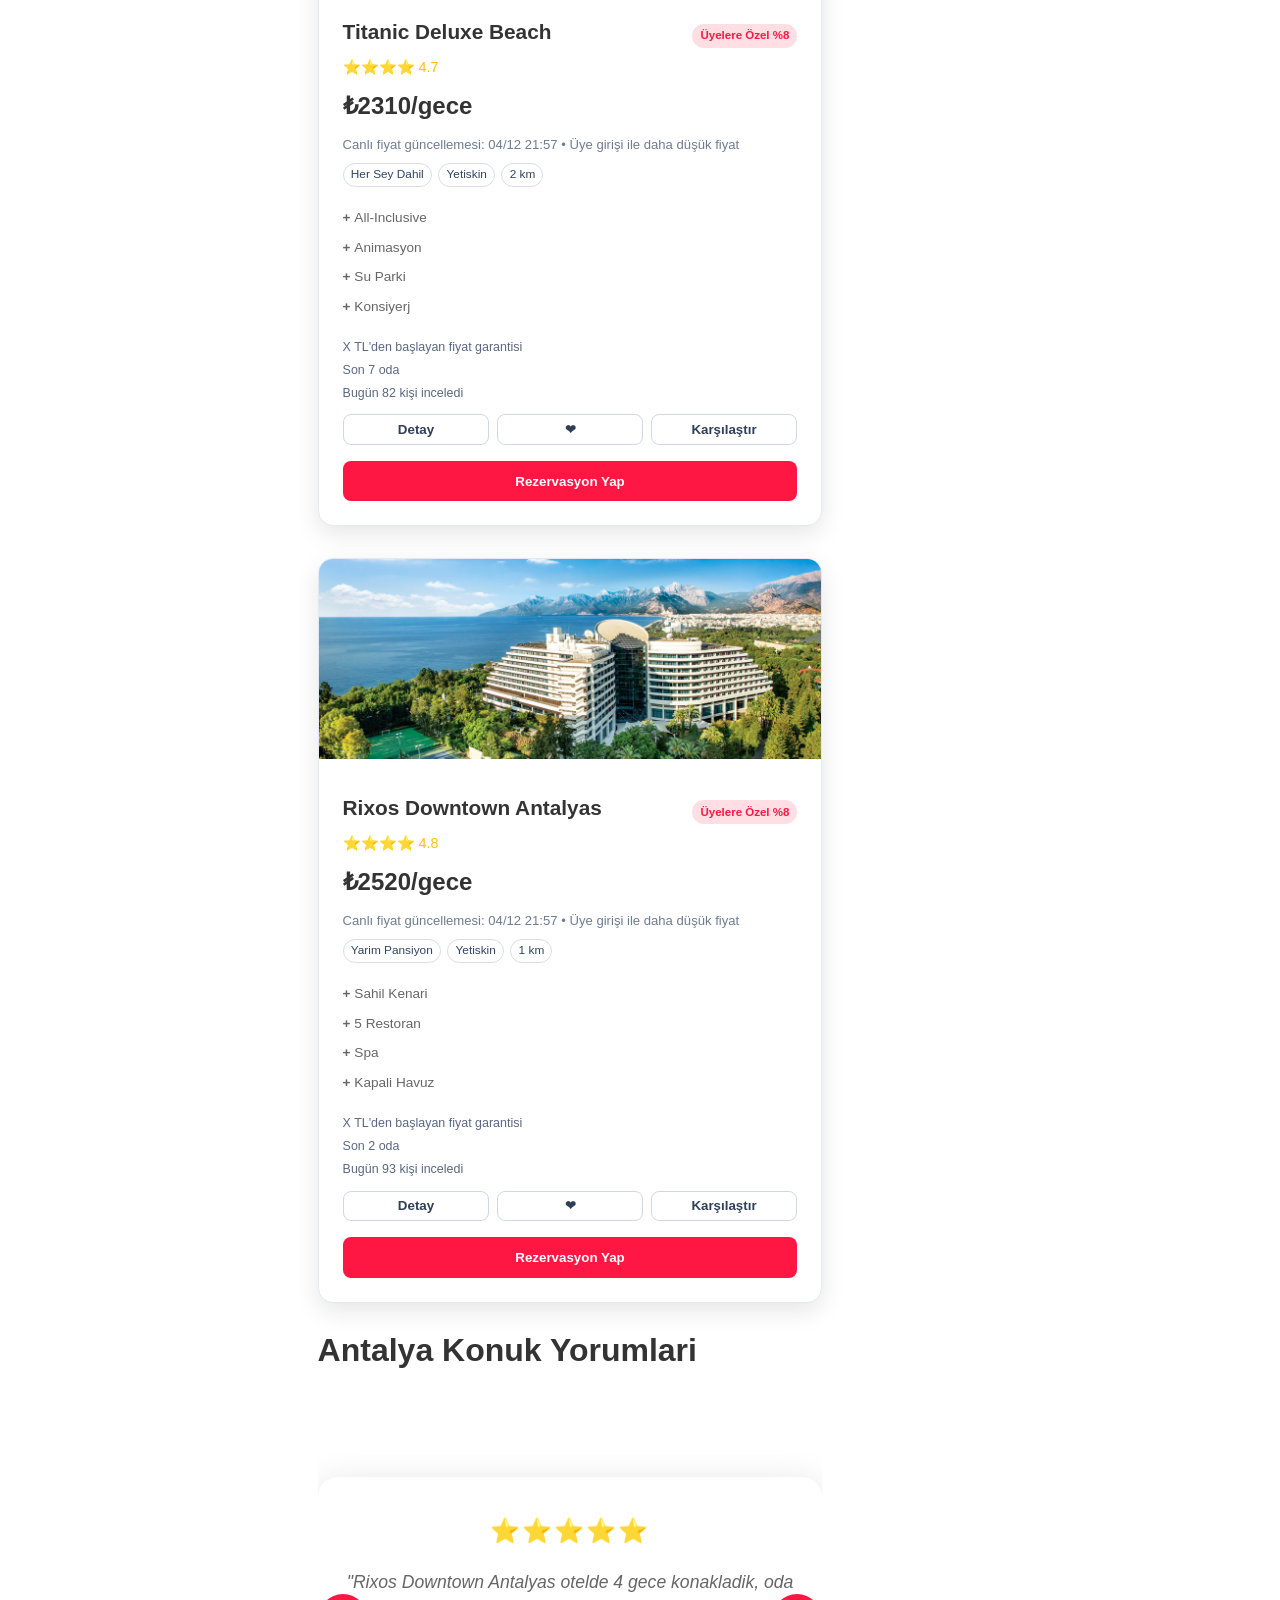
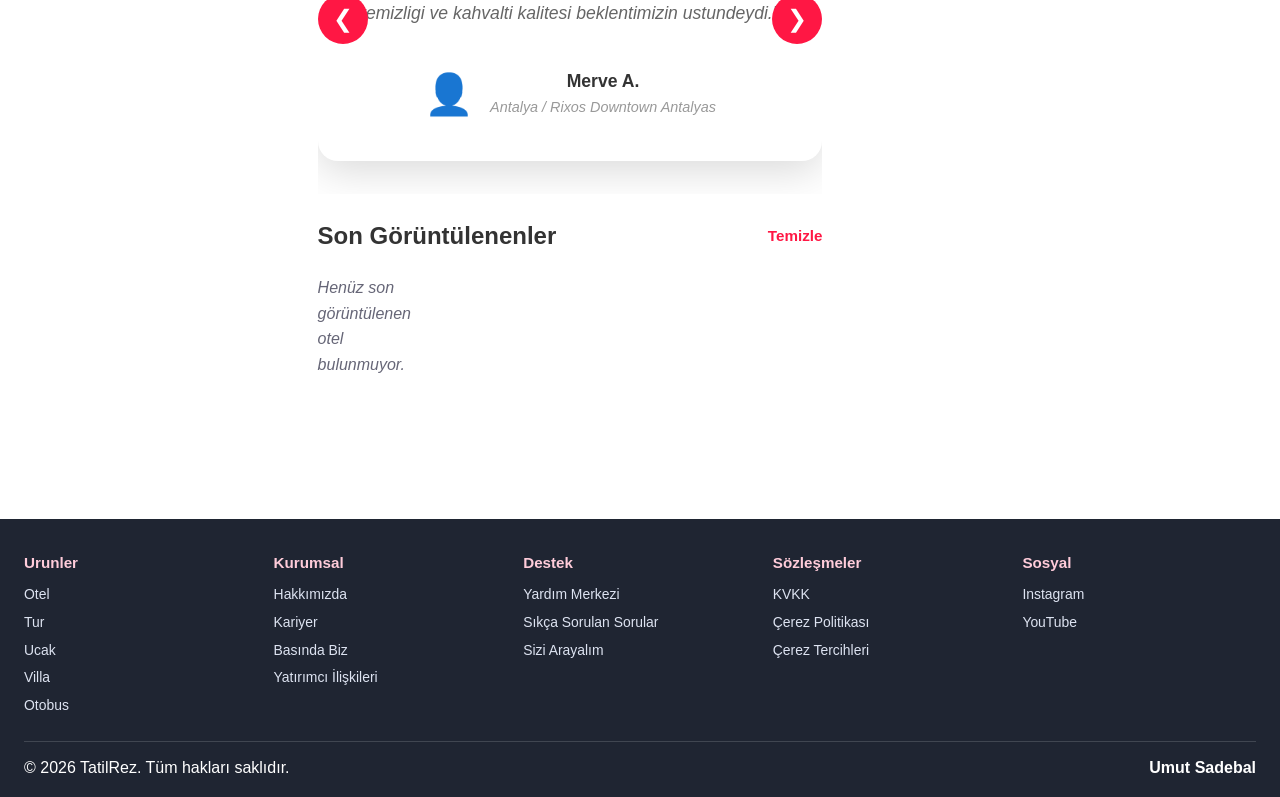
<file: city.html>
<!DOCTYPE html>
<html lang="tr">
<head>
    <meta charset="UTF-8">
    <meta http-equiv="Content-Security-Policy" content="default-src 'self'; style-src 'self' 'unsafe-inline' https://fonts.googleapis.com; font-src 'self' https://fonts.gstatic.com; script-src 'self'; img-src 'self' data: https:; connect-src 'self'; frame-src 'self' https://www.google.com https://maps.google.com https://www.google.com/maps; frame-ancestors 'none'; base-uri 'self';">
    <meta name="viewport" content="width=device-width, initial-scale=1.0">
    <title id="cityPageTitle">Şehir Detayı - TatilRez</title>
    <link rel="icon" type="image/png" href="img/logo.png">
    <link rel="stylesheet" href="assets/css/styles.css">
    <link rel="stylesheet" href="assets/css/experience.css">
</head>
<body class="page-city">
    <div id="helloCountdownBar" class="hello-bar">
        <div class="hello-bar-content">
            <strong>Bugüne Özel Fırsatlar</strong>
            <span>Bu şehirdeki seçili otellerde indirim bitimine kalan süre: <b id="campaignCountdown">--:--:--</b></span>
            <button type="button" id="openCampaignCenterBtn" class="hello-bar-btn">Kampanya Detayı</button>
        </div>
    </div>

    <header class="header">
        <div class="navbar">
            <div class="logo"><img src="img/logo.png" alt="logo" style="height:100px;margin-right:8px;"></div>
            <nav class="nav-links">
                <a href="index.html">Anasayfa</a>
                <a href="index.html#campaignCenter">Kampanyalar</a>
                <a href="index.html#specials">Şehirler</a>
                <a href="index.html#contact">İletişim</a>
            </nav>
            <div class="header-actions">
                <button id="themeToggle" class="theme-toggle" title="Karanlık modu aç/kapat">🌙</button>
                <div id="authButtons" class="auth-buttons-container">
                    <div class="auth-links">
                        <button id="openLoginModalBtn" class="btn-login" type="button">Giriş Yap</button>
                        <button id="openSignupModalBtn" class="btn-signup" type="button">Üye Ol</button>
                    </div>
                </div>
            </div>
        </div>

        <section class="location-hero" id="cityHero" style="background: linear-gradient(135deg, rgba(11, 137, 105, 0.667), rgba(4, 102, 132, 0.7));">
            <img src="img/logo.png" alt="Şehir görseli" class="hero-image" id="cityImage">
            <div class="hero-content">
                <h1 id="cityName">Yükleniyor...</h1>
                <p id="cityDescription">Şehir bilgileri yükleniyor.</p>
            </div>
        </section>
    </header>

    <main class="location-main city-results-shell">
        <section class="results-toolbar sticky-filter-sort" id="resultsToolbar">
            <div class="results-summary">
                <strong id="resultsCount">0 otel bulundu</strong>
                <span id="tripSummaryText">Tarih ve misafir bilgilerinizi seçerek sonuçları daraltabilirsiniz.</span>
            </div>
            <div class="results-toolbar-actions">
                <button id="listViewBtn" class="toolbar-btn active" type="button">Liste</button>
                <button id="mapViewBtn" class="toolbar-btn" type="button">Harita</button>
                <button id="openWishlistBtn" class="toolbar-btn" type="button">Favorilerim</button>
                <button id="openCompareBtn" class="toolbar-btn" type="button">Karşılaştır</button>
            </div>
        </section>

        <div class="city-layout" id="cityLayout">
            <aside class="advanced-filters" id="advancedFilters">
                <h3>Filtrele ve Sırala</h3>

                <div class="filter-row">
                    <label>Fiyat Aralığı (₺)</label>
                    <div class="price-inputs">
                        <div class="price-input-group">
                            <label for="minPriceInput">Min</label>
                            <input type="number" id="minPriceInput" min="0" step="50" value="0" placeholder="0">
                        </div>
                        <div class="price-input-group">
                            <label for="maxPriceInput">Max</label>
                            <input type="number" id="maxPriceInput" min="0" step="50" value="3000" placeholder="3000">
                        </div>
                    </div>
                    <div class="range-values">
                        <span id="minPriceText">₺0</span>
                        <span id="maxPriceText">₺3000</span>
                    </div>
                </div>

                <div class="filter-row">
                    <label>Puan / Yıldız</label>
                    <select id="ratingFilter">
                        <option value="0">Tümü</option>
                        <option value="4">4.0 ve üzeri</option>
                        <option value="4.5">4.5 ve üzeri</option>
                        <option value="4.8">4.8 ve üzeri</option>
                    </select>
                </div>

                <div class="filter-row">
                    <label>Oda-Konsept</label>
                    <select id="conceptFilter">
                        <option value="">Tümü</option>
                        <option value="Her Sey Dahil">Her Şey Dahil</option>
                        <option value="Yarim Pansiyon">Yarım Pansiyon</option>
                        <option value="Oda Kahvalti">Oda Kahvaltı</option>
                    </select>
                </div>

                <div class="filter-row">
                    <label>Tema</label>
                    <select id="themeFilter">
                        <option value="">Tümü</option>
                        <option value="Balayi">Balayı</option>
                        <option value="Cocuk Dostu">Çocuk Dostu</option>
                        <option value="Aquapark">Aquapark</option>
                        <option value="Yetiskin">Yetişkin</option>
                    </select>
                </div>

                <div class="filter-row">
                    <label>Olanaklar</label>
                    <div class="amenities-wrap">
                        <label><input type="checkbox" class="amenityCheck" value="Spa"> Spa</label>
                        <label><input type="checkbox" class="amenityCheck" value="Havuz"> Havuz</label>
                        <label><input type="checkbox" class="amenityCheck" value="Denize Sifir"> Denize Sıfır</label>
                        <label><input type="checkbox" class="amenityCheck" value="Otopark"> Otopark</label>
                        <label><input type="checkbox" class="amenityCheck" value="Evcil Hayvan"> Evcil Hayvan</label>
                    </div>
                </div>

                <div class="filter-row">
                    <label>Sıralama</label>
                    <select id="sortBy">
                        <option value="recommended">Önerilen</option>
                        <option value="priceAsc">En Düşük Fiyat</option>
                        <option value="priceDesc">En Yüksek Fiyat</option>
                        <option value="ratingDesc">En Yüksek Puan</option>
                        <option value="distanceAsc">Mesafeye Göre</option>
                    </select>
                </div>

                <div class="filter-actions">
                    <button type="button" id="clearFiltersBtn">Filtreleri Temizle</button>
                </div>
            </aside>

            <section class="results-column">
                <section id="emptyResultsState" class="empty-results hidden">
                    <h3>Uygun sonuç bulunamadı</h3>
                    <p>Filtreleri genişletip tekrar deneyebilirsin.</p>
                    <button id="emptyStateResetBtn" type="button" class="btn-secondary">Filtreleri Sıfırla</button>
                    <a href="index.html#specials" class="btn-book">Alternatif Şehirleri Gör</a>
                </section>

                <section class="hotels-section">
                    <h2 id="cityHotelsTitle">Popüler Oteller</h2>
                    <div class="hotels-grid" id="hotelsGrid">
                        <p id="cityLoadingState">Şehir yükleniyor...</p>
                    </div>
                </section>

                <section class="testimonials city-testimonials" id="cityTestimonials">
                    <div class="section-heading-row">
                        <h2 id="cityTestimonialsTitle">Konuk Yorumları</h2>
                    </div>
                    <div class="testimonials-carousel">
                        <div class="testimonials-track" id="cityTestimonialsTrack"></div>
                        <button id="cityTestimonialPrevBtn" class="carousel-nav carousel-prev" type="button" aria-label="Onceki yorum">❮</button>
                        <button id="cityTestimonialNextBtn" class="carousel-nav carousel-next" type="button" aria-label="Sonraki yorum">❯</button>
                    </div>
                </section>

                <section class="recent-viewed compact" id="recentViewedSection">
                    <div class="section-heading-row">
                        <h2>Son Görüntülenenler</h2>
                        <button id="clearRecentViewedBtn" class="section-link-button" type="button">Temizle</button>
                    </div>
                    <div id="recentViewedList" class="recent-viewed-list"></div>
                </section>
            </section>

            <aside class="map-column" id="mapColumn">
                <div class="map-card">
                    <h3>Harita Görünümü</h3>
                    <div id="mapCanvas" class="map-canvas"></div>
                    <p id="mapCaption" class="map-caption"></p>
                    <div id="mapLegend" class="map-legend"></div>
                </div>
            </aside>
        </div>

        <div class="compare-dock" id="compareDock">
            <span><strong id="compareCount">0</strong> otel seçildi</span>
            <button type="button" id="openCompareDockBtn" class="btn-secondary" disabled>Karşılaştır</button>
            <button type="button" id="clearCompareDockBtn" class="btn-secondary">Temizle</button>
        </div>
    </main>

    <footer class="site-footer mega-footer">
        <div class="footer-columns">
            <div class="footer-col">
                <h4>Urunler</h4>
                <a href="#">Otel</a>
                <a href="#">Tur</a>
                <a href="#">Ucak</a>
                <a href="#">Villa</a>
                <a href="#">Otobus</a>
            </div>
            <div class="footer-col">
                <h4>Kurumsal</h4>
                <a href="#">Hakkımızda</a>
                <a href="#">Kariyer</a>
                <a href="#">Basında Biz</a>
                <a href="#">Yatırımcı İlişkileri</a>
            </div>
            <div class="footer-col">
                <h4>Destek</h4>
                <a href="#">Yardım Merkezi</a>
                <a href="#">Sıkça Sorulan Sorular</a>
                <a href="#" id="openCallMeBtnInline">Sizi Arayalım</a>
            </div>
            <div class="footer-col">
                <h4>Sözleşmeler</h4>
                <a href="#">KVKK</a>
                <a href="#">Çerez Politikası</a>
                <a href="#" id="openCookiePrefsBtn">Çerez Tercihleri</a>
            </div>
            <div class="footer-col">
                <h4>Sosyal</h4>
                <a href="#">Instagram</a>
                <a href="#">YouTube</a>
            </div>
        </div>
        <div class="footer-bottom-row">
            <span>© 2026 TatilRez. Tüm hakları saklıdır.</span>
            <a href="aboutme.html" class="my-name">Umut Sadebal</a>
        </div>
    </footer>

    <button id="openCallMeBtn" class="floating-help-btn" type="button">Sizi Arayalım</button>

    <div id="bookingModal" class="modal">
        <div class="modal-content booking-wizard-modal">
            <span class="close" id="closeBookingModal">&times;</span>
            <h2>Rezervasyonunuzu Tamamlayin</h2>

            <ol class="booking-stepper" id="bookingStepper">
                <li class="active">Bilgiler</li>
                <li>Misafir</li>
                <li>Ödeme</li>
                <li>Onay</li>
            </ol>

            <form id="bookingForm">
                <div class="booking-step-panel active" data-step-panel="0">
                    <div class="form-group">
                        <label>Tatil Yeri / Otel Adi</label>
                        <input type="text" id="resortName" readonly>
                    </div>
                    <div class="form-group">
                        <label>Giriş Tarihi</label>
                        <input type="date" id="bookingCheckIn" required>
                    </div>
                    <div class="form-group">
                        <label>Cikis Tarihi</label>
                        <input type="date" id="bookingCheckOut" required>
                    </div>
                    <div class="form-group">
                        <label>Konuk Sayisi</label>
                        <input type="number" id="bookingGuests" min="1" required>
                    </div>
                </div>

                <div class="booking-step-panel" data-step-panel="1">
                    <div class="form-group">
                        <label>Tam Adiniz</label>
                        <input type="text" id="guestName" required>
                    </div>
                    <div class="form-group">
                        <label>E-posta</label>
                        <input type="email" id="guestEmail" required>
                    </div>
                    <div class="form-group">
                        <label>Telefon</label>
                        <input type="tel" id="guestPhone" required>
                    </div>
                    <div class="form-group">
                        <label>Özel İstekler</label>
                        <textarea id="specialRequests" rows="3" placeholder="Herhangi bir özel istek..."></textarea>
                    </div>
                </div>

                <div class="booking-step-panel" data-step-panel="2">
                    <div class="form-group">
                        <label>Oda Tipi</label>
                        <select id="roomType" required>
                            <option value="">Oda Tipi Secin</option>
                            <option value="Standard">Standart Oda</option>
                            <option value="Deluxe">Deluxe Oda</option>
                            <option value="Suite">Suite</option>
                            <option value="Villa">Özel Villa</option>
                        </select>
                    </div>

                    <div class="payment-flex-cards">
                        <label class="payment-option-card">
                            <input type="radio" name="paymentPlan" value="full" checked>
                            <div>
                                <strong>Peşin Ödeme</strong>
                                <p>Tek çekim ödemede ekstra %5 indirim</p>
                            </div>
                        </label>
                        <label class="payment-option-card">
                            <input type="radio" name="paymentPlan" value="half">
                            <div>
                                <strong>Simdi %50, Kalani Sonra</strong>
                                <p>Check-in öncesi kalan ödeme tamamlama</p>
                            </div>
                        </label>
                    </div>

                    <div class="installment-table-wrap">
                        <h4>Taksit Avantajlari</h4>
                        <table class="installment-table">
                            <thead>
                                <tr>
                                    <th>Kart</th>
                                    <th>Taksit</th>
                                    <th>Avantaj</th>
                                </tr>
                            </thead>
                            <tbody>
                                <tr>
                                    <td>World</td>
                                    <td>3</td>
                                    <td>+150 Worldpuan</td>
                                </tr>
                                <tr>
                                    <td>Maximum</td>
                                    <td>6</td>
                                    <td>%3 indirim</td>
                                </tr>
                                <tr>
                                    <td>Bonus</td>
                                    <td>4</td>
                                    <td>Ekstra mil puan</td>
                                </tr>
                            </tbody>
                        </table>
                    </div>
                </div>

                <div class="booking-step-panel" data-step-panel="3">
                    <div class="price-summary">
                        <p>Toplam Fiyat: <strong id="totalPrice">₺0</strong></p>
                    </div>
                    <p class="final-confirm-copy">Rezervasyon bilgileriniz dogrulandiktan sonra onay e-postasi gonderilecektir.</p>
                </div>

                <div class="booking-step-actions">
                    <button id="bookingPrevStepBtn" type="button" class="btn-secondary" disabled>Geri</button>
                    <button id="bookingNextStepBtn" type="button" class="btn-secondary">Ileri</button>
                    <button id="bookingSubmitBtn" type="submit" class="btn-book hidden">Rezervasyonu Onayla</button>
                </div>
            </form>
        </div>
    </div>

    <div id="hotelDetailModal" class="modal">
        <div class="modal-content hotel-detail-modal-content">
            <span class="close" id="closeHotelDetailModal">&times;</span>
            <h2 id="hotelDetailTitle">Otel Detayi</h2>
            <div class="hotel-detail-gallery">
                <img id="hotelDetailMainImage" src="img/logo.png" alt="Otel gorseli">
                <div id="hotelDetailThumbs" class="hotel-detail-thumbs"></div>
            </div>
            <div class="hotel-detail-grid">
                <section>
                    <h3>Oda Tipleri ve Konsept</h3>
                    <div id="hotelRoomConcepts" class="detail-chip-wrap"></div>
                </section>
                <section>
                    <h3>Olanaklar</h3>
                    <div id="hotelAmenitiesByCategory" class="detail-amenity-cols"></div>
                </section>
            </div>
            <section class="price-calendar-block">
                <h3>Fiyat Takvimi</h3>
                <div id="hotelPriceCalendar" class="price-calendar-grid"></div>
            </section>
        </div>
    </div>

    <div id="campaignDetailModal" class="modal">
        <div class="modal-content campaign-detail-modal-content">
            <span class="close" id="closeCampaignDetailModal">&times;</span>
            <h2 id="campaignDetailTitle">Kampanya Detayi</h2>
            <p id="campaignDetailDescription"></p>
            <div class="campaign-coupon-box">
                <span>Kod:</span>
                <strong id="campaignDetailCode">-</strong>
                <button type="button" id="copyCampaignCodeBtn" class="btn-secondary">Kopyala</button>
            </div>
            <a id="campaignDetailLink" href="#" class="btn-book">Kampanyaya Git</a>
        </div>
    </div>

    <div id="compareModal" class="modal">
        <div class="modal-content compare-modal-content">
            <span class="close" id="closeCompareModal">&times;</span>
            <h2>Otel Karşılaştırma</h2>
            <div id="compareTableWrap" class="compare-table-wrap"></div>
        </div>
    </div>

    <div id="wishlistModal" class="modal">
        <div class="modal-content wishlist-modal-content">
            <span class="close" id="closeWishlistModal">&times;</span>
            <h2>Favorilerim</h2>
            <div id="wishlistContent" class="wishlist-content"></div>
        </div>
    </div>

    <div id="notificationsModal" class="modal">
        <div class="modal-content notification-modal-content">
            <span class="close" id="closeNotificationsModal">&times;</span>
            <h2>Promosyon Bildirim Tercihleri</h2>
            <form id="notificationPrefsForm" class="notification-prefs-form">
                <label><input type="checkbox" name="email" checked> E-posta kampanya bildirimleri</label>
                <label><input type="checkbox" name="sms"> SMS bildirimleri</label>
                <label><input type="checkbox" name="push" checked> Push bildirimleri</label>
                <button type="submit" class="btn-book">Kaydet</button>
            </form>
        </div>
    </div>

    <div id="cookiePreferenceModal" class="modal">
        <div class="modal-content cookie-modal-content">
            <span class="close" id="closeCookieModal">&times;</span>
            <h2>Çerez Tercih Merkezi</h2>
            <form id="cookiePrefsForm" class="cookie-prefs-form">
                <label><input type="checkbox" checked disabled> Zorunlu Çerezler (her zaman açık)</label>
                <label><input type="checkbox" name="analytics" checked> Analitik Çerezler</label>
                <label><input type="checkbox" name="marketing"> Pazarlama Çerezleri</label>
                <label><input type="checkbox" name="personalization" checked> Kişiselleştirme Çerezleri</label>
                <div class="cookie-action-row">
                    <button type="button" id="rejectCookiesBtn" class="btn-secondary">Reddet</button>
                    <button type="button" id="acceptAllCookiesBtn" class="btn-secondary">Tümünü Kabul Et</button>
                    <button type="submit" class="btn-book">Ayarlarla Kaydet</button>
                </div>
            </form>
        </div>
    </div>

    <div id="callMeModal" class="modal">
        <div class="modal-content call-me-modal-content">
            <span class="close" id="closeCallMeModal">&times;</span>
            <h2>Sizi Arayalim</h2>
            <form id="callMeForm" class="call-me-form">
                <div class="form-group">
                    <label>Ad Soyad</label>
                    <input type="text" id="callMeName" required>
                </div>
                <div class="form-group">
                    <label>Telefon</label>
                    <input type="tel" id="callMePhone" required>
                </div>
                <div class="form-group">
                    <label>Tercih Edilen Saat</label>
                    <select id="callMeHour" required>
                        <option value="09:00-12:00">09:00 - 12:00</option>
                        <option value="12:00-15:00">12:00 - 15:00</option>
                        <option value="15:00-18:00">15:00 - 18:00</option>
                    </select>
                </div>
                <button type="submit" class="btn-book">Geri Arama Talebi Olustur</button>
            </form>
        </div>
    </div>

    <div id="loginModal" class="modal">
        <div class="modal-content login-modal-content">
            <span class="close" id="closeLoginModal">&times;</span>
            <h2>Giriş Yap</h2>
            <p class="login-modal-subtitle">Hesabınıza erişmek için giriş yapın.</p>

            <form id="loginForm" class="login-modal-form">
                <div class="form-group">
                    <label for="loginEmail">E-posta</label>
                    <input type="email" id="loginEmail" required>
                </div>

                <div class="form-group">
                    <label for="loginPassword">Şifre</label>
                    <div class="login-password-wrap">
                        <input type="password" id="loginPassword" required>
                        <button type="button" id="toggleLoginPassword" class="login-toggle-btn">Göster</button>
                    </div>
                </div>

                <button type="submit" class="btn-book">Giriş Yap</button>
            </form>

            <p class="login-modal-footer">Hesabın yok mu? <a href="#" id="switchToSignupModal">Üye Ol</a></p>
        </div>
    </div>

    <div id="signupModal" class="modal">
        <div class="modal-content signup-modal-content">
            <span class="close" id="closeSignupModal">&times;</span>
            <h2>Üye Ol</h2>
            <p class="signup-modal-subtitle">Hesap oluştur ve hemen rezervasyona başla.</p>

            <form id="signupModalForm" class="signup-modal-form">
                <div class="form-group">
                    <label for="signupName">Ad Soyad</label>
                    <input type="text" id="signupName" required>
                </div>

                <div class="form-group">
                    <label for="signupEmail">E-posta</label>
                    <input type="email" id="signupEmail" required>
                </div>

                <div class="form-group">
                    <label for="signupPassword">Şifre</label>
                    <div class="signup-password-wrap">
                        <input type="password" id="signupPassword" required>
                        <button type="button" id="toggleSignupPassword" class="signup-toggle-btn">Göster</button>
                    </div>
                </div>

                <button type="submit" class="btn-book">Üye Ol</button>
            </form>

            <p class="signup-modal-footer">Zaten hesabın var mı? <a href="#" id="switchToLoginModal">Giriş Yap</a></p>
        </div>
    </div>

    <script src="assets/js/cities.js"></script>
    <script src="assets/js/title.js"></script>
    <script src="assets/js/hotels.js"></script>
    <script src="assets/js/app.js"></script>
    <script src="assets/js/experience.js"></script>
</body>
</html>
</file>
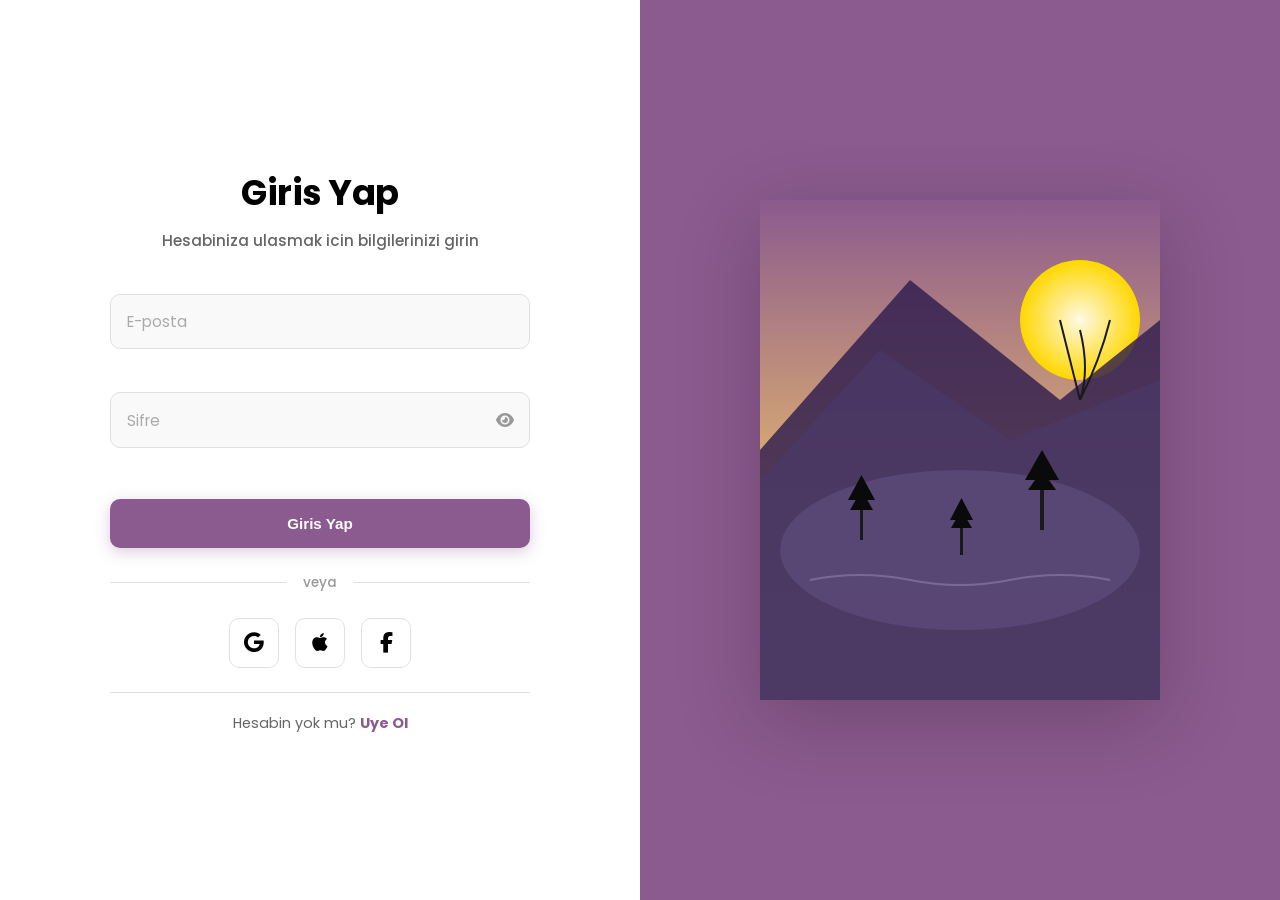
<file: login.html>
<!DOCTYPE html>
<html lang="tr">
<head>
    <meta charset="UTF-8">
    <meta name="viewport" content="width=device-width, initial-scale=1.0">
    <title>Tatil Rezerve - Giris Yap</title>
    <link rel="stylesheet" href="assets/css/styles.css">
    <link rel="stylesheet" href="https://cdnjs.cloudflare.com/ajax/libs/font-awesome/6.4.0/css/all.min.css">
</head>
<body>
    <div class="auth-container">
        <div class="auth-form-section">
            <div class="auth-form-box">
                <div class="auth-header">
                    <h1>Giris Yap</h1>
                    <p>Hesabiniza ulasmak icin bilgilerinizi girin</p>
                </div>

                <form id="loginForm" class="auth-form">
                    <div class="form-group">
                        <input
                            type="email"
                            id="email"
                            name="email"
                            placeholder="E-posta"
                            required
                        >
                    </div>

                    <div class="form-group">
                        <div class="password-input-wrapper">
                            <input
                                type="password"
                                id="password"
                                name="password"
                                placeholder="Sifre"
                                required
                            >
                            <button type="button" class="password-toggle" id="togglePasswordBtn" aria-label="Sifreyi goster/gizle">
                                <i class="fas fa-eye"></i>
                            </button>
                        </div>
                    </div>

                    <button type="submit" class="auth-btn">Giris Yap</button>
                </form>

                <div class="auth-divider">
                    <span>veya</span>
                </div>

                <div class="social-login">
                    <button type="button" class="social-btn google-btn" title="Google ile giris yap">
                        <i class="fab fa-google"></i>
                    </button>
                    <button type="button" class="social-btn apple-btn" title="Apple ile giris yap">
                        <i class="fab fa-apple"></i>
                    </button>
                    <button type="button" class="social-btn facebook-btn" title="Facebook ile giris yap">
                        <i class="fab fa-facebook-f"></i>
                    </button>
                </div>

                <div class="auth-footer">
                    <p>Hesabin yok mu? <a href="signpage.html">Uye Ol</a></p>
                </div>
            </div>
        </div>

        <div class="auth-illustration-section">
            <svg class="sunset-illustration" viewBox="0 0 400 500" xmlns="http://www.w3.org/2000/svg">
                <defs>
                    <linearGradient id="skyGradient" x1="0%" y1="0%" x2="0%" y2="100%">
                        <stop offset="0%" style="stop-color:#8B5A8E;stop-opacity:1" />
                        <stop offset="50%" style="stop-color:#D4A574;stop-opacity:1" />
                        <stop offset="100%" style="stop-color:#E8C4A0;stop-opacity:1" />
                    </linearGradient>
                    <radialGradient id="sunGradient" cx="50%" cy="50%" r="50%">
                        <stop offset="0%" style="stop-color:#FFF9E6;stop-opacity:1" />
                        <stop offset="100%" style="stop-color:#FFD700;stop-opacity:1" />
                    </radialGradient>
                </defs>

                <rect width="400" height="500" fill="url(#skyGradient)"/>
                <circle cx="320" cy="120" r="60" fill="url(#sunGradient)"/>

                <polygon points="0,250 150,80 300,200 400,120 400,500 0,500" fill="#2C1B4E" opacity="0.8"/>
                <polygon points="0,280 120,150 250,240 400,180 400,500 0,500" fill="#4A3A6B" opacity="0.6"/>

                <ellipse cx="200" cy="350" rx="180" ry="80" fill="#6B5B8F" opacity="0.4"/>
                <path d="M 50 380 Q 100 370, 150 380 T 250 380 T 350 380" stroke="#9B8BB8" stroke-width="2" fill="none" opacity="0.5"/>

                <g class="tree">
                    <rect x="280" y="280" width="4" height="50" fill="#1a1a1a"/>
                    <polygon points="282,250 265,280 299,280" fill="#0a0a0a"/>
                    <polygon points="282,270 268,290 296,290" fill="#0a0a0a"/>
                </g>
                <g class="tree">
                    <rect x="100" y="300" width="3" height="40" fill="#1a1a1a"/>
                    <polygon points="101.5,275 88,300 115,300" fill="#0a0a0a"/>
                    <polygon points="101.5,290 90,310 113,310" fill="#0a0a0a"/>
                </g>
                <g class="tree">
                    <rect x="200" y="320" width="3" height="35" fill="#1a1a1a"/>
                    <polygon points="201.5,298 190,320 213,320" fill="#0a0a0a"/>
                    <polygon points="201.5,310 191,328 212,328" fill="#0a0a0a"/>
                </g>

                <g class="plant">
                    <path d="M 320 200 Q 340 160, 350 120 M 320 200 Q 330 170, 320 130 M 320 200 Q 310 160, 300 120"
                          stroke="#1a1a1a" stroke-width="2" fill="none"/>
                </g>
            </svg>
        </div>
    </div>

    <script src="assets/js/login.js"></script>
</body>
</html>
</file>
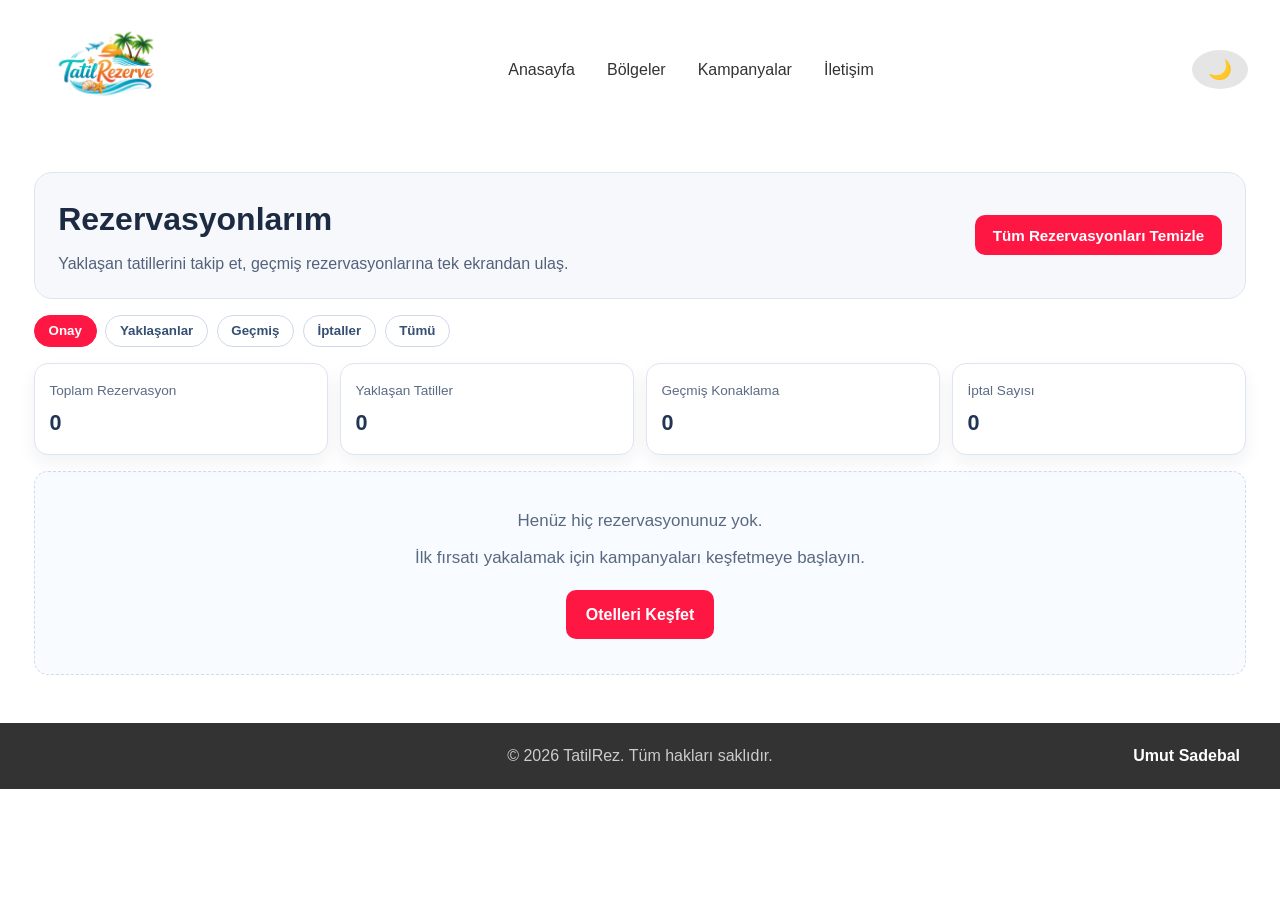
<file: reservations.html>
<!DOCTYPE html>
<html lang="tr">
<head>
    <meta charset="UTF-8">
    <meta http-equiv="X-UA-Compatible" content="IE=edge">
    <meta name="viewport" content="width=device-width, initial-scale=1.0">
    <meta http-equiv="Content-Security-Policy" content="default-src 'self'; style-src 'self' 'unsafe-inline' https://fonts.googleapis.com; font-src 'self' https://fonts.gstatic.com; script-src 'self'; img-src 'self' data: https:; connect-src 'self'; frame-ancestors 'none'; base-uri 'self';">
    <title>Rezervasyonlarım</title>
    <link rel="icon" type="image/png" href="img/logo.png">
    <link rel="stylesheet" href="assets/css/styles.css">
</head>
<body>
    <header class="header">
        <div class="navbar">
            <div class="logo">
                <img src="img/logo.png" alt="TatilRezerve" style="height:100px;margin-right:8px;">
            </div>
            <nav class="nav-links">
                <a href="index.html#home">Anasayfa</a>
                <a href="index.html#specials">Bölgeler</a>
                <a href="index.html#campaignCenter">Kampanyalar</a>
                <a href="index.html#contact">İletişim</a>
            </nav>
            <div class="header-actions">
                <button id="themeToggle" class="theme-toggle" title="Karanlık modu aç/kapat">🌙</button>
            </div>
        </div>
    </header>

    <main class="reservations-main">
        <section class="reservation-hero">
            <div>
                <h1>Rezervasyonlarım</h1>
                <p>Yaklaşan tatillerini takip et, geçmiş rezervasyonlarına tek ekrandan ulaş.</p>
            </div>
            <button id="clearBtn" class="delbtn" type="button">Tüm Rezervasyonları Temizle</button>
        </section>

        <section class="reservation-filters" id="reservationFilters">
            <button class="reservation-tab active" data-res-filter="approved" type="button">Onay</button>
            <button class="reservation-tab" data-res-filter="upcoming" type="button">Yaklaşanlar</button>
            <button class="reservation-tab" data-res-filter="past" type="button">Geçmiş</button>
            <button class="reservation-tab" data-res-filter="cancelled" type="button">İptaller</button>
            <button class="reservation-tab" data-res-filter="all" type="button">Tümü</button>
        </section>

        <section id="reservationsSummary" class="reservation-summary-cards"></section>

        <div class="reservations-container">
            <div id="reservationsContent"></div>
        </div>
    </main>

    <div id="editReservationModal" class="modal">
        <div class="modal-content reservation-edit-modal">
            <span class="close" id="closeEditReservationModal">&times;</span>
            <h2>Rezervasyonu Düzenle</h2>
            <form id="editReservationForm">
                <input type="hidden" id="editBaseNightlyPrice" value="0">

                <div class="reservation-edit-grid">
                    <div class="form-group">
                        <label for="editResortName">Otel</label>
                        <input type="text" id="editResortName" required>
                    </div>
                    <div class="form-group">
                        <label for="editStatus">Durum</label>
                        <select id="editStatus" required>
                            <option value="Onaylandı">Onaylandı</option>
                            <option value="Beklemede">Beklemede</option>
                            <option value="İptal Edildi">İptal Edildi</option>
                        </select>
                    </div>
                    <div class="form-group">
                        <label for="editCheckIn">Giriş Tarihi</label>
                        <input type="date" id="editCheckIn" required>
                    </div>
                    <div class="form-group">
                        <label for="editCheckOut">Çıkış Tarihi</label>
                        <input type="date" id="editCheckOut" required>
                    </div>
                    <div class="form-group">
                        <label for="editGuests">Konuk Sayısı</label>
                        <input type="number" id="editGuests" min="1" required>
                    </div>
                    <div class="form-group">
                        <label for="editRoomType">Oda Tipi</label>
                        <select id="editRoomType" required>
                            <option value="Standard">Standart</option>
                            <option value="Deluxe">Deluxe</option>
                            <option value="Suite">Suite</option>
                            <option value="Villa">Villa</option>
                        </select>
                    </div>
                    <div class="form-group">
                        <label for="editGuestName">Konuk Adı</label>
                        <input type="text" id="editGuestName" required>
                    </div>
                    <div class="form-group">
                        <label for="editGuestEmail">E-posta</label>
                        <input type="email" id="editGuestEmail" required>
                    </div>
                    <div class="form-group">
                        <label for="editGuestPhone">Telefon</label>
                        <input type="tel" id="editGuestPhone">
                    </div>
                    <div class="form-group form-group-full">
                        <label for="editSpecialRequests">Özel İstekler</label>
                        <textarea id="editSpecialRequests" rows="3" placeholder="Özel isteklerinizi yazabilirsiniz."></textarea>
                    </div>
                </div>

                <div class="edit-price-preview">
                    Yeni Toplam Tutar: <strong id="editTotalPrice">-</strong>
                </div>

                <div class="booking-actions">
                    <button type="button" id="cancelEditReservationBtn" class="btn-cancel">Vazgeç</button>
                    <button type="submit" class="btn-edit">Güncellemeleri Kaydet</button>
                </div>
            </form>
        </div>
    </div>

    <footer class="site-footer">
        <div class="footer-content">
            <span class="texts4">© 2026 TatilRez. Tüm hakları saklıdır.</span>
            <a href="aboutme.html" class="my-name">Umut Sadebal</a>
        </div>
    </footer>

    <script src="assets/js/app.js"></script>
</body>
</html>
</file>
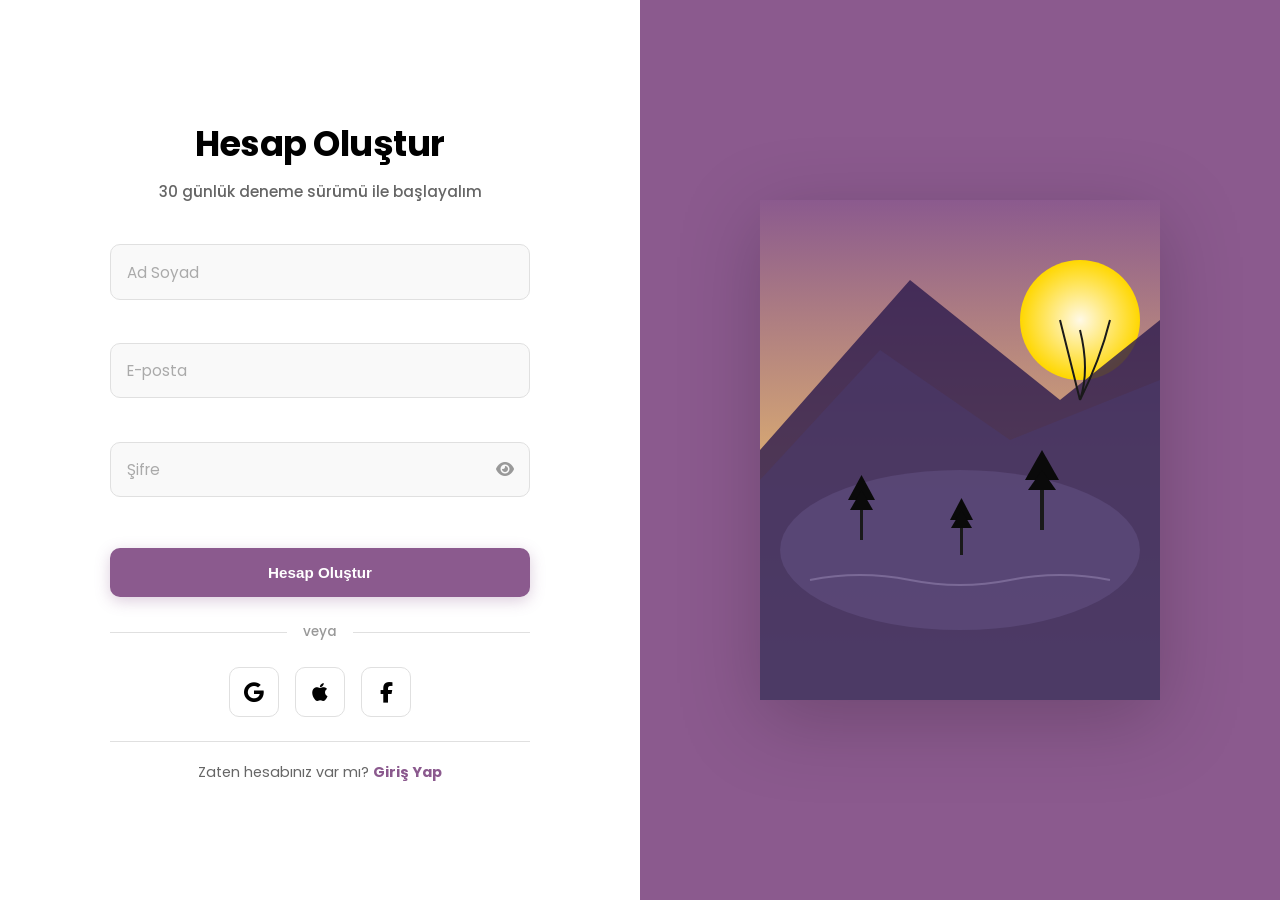
<file: signpage.html>
<!DOCTYPE html>
<html lang="tr">
<head>
    <meta charset="UTF-8">
    <meta name="viewport" content="width=device-width, initial-scale=1.0">
    <title>Tatil Rezerve - Hesap Oluştur</title>
    <link rel="stylesheet" href="assets/css/styles.css">
    <link rel="stylesheet" href="https://cdnjs.cloudflare.com/ajax/libs/font-awesome/6.4.0/css/all.min.css">
</head>
<body>
    <div class="auth-container">
        <!-- Sol Taraf - Form -->
        <div class="auth-form-section">
            <div class="auth-form-box">
                <div class="auth-header">
                    <h1>Hesap Oluştur</h1>
                    <p>30 günlük deneme sürümü ile başlayalım</p>
                </div>

                <form id="signupForm" class="auth-form">
                    <div class="form-group">
                        <input 
                            type="text" 
                            id="name" 
                            name="name" 
                            placeholder="Ad Soyad"
                            required
                        >
                    </div>

                    <div class="form-group">
                        <input 
                            type="email" 
                            id="email" 
                            name="email" 
                            placeholder="E-posta"
                            required
                        >
                    </div>

                    <div class="form-group">
                        <div class="password-input-wrapper">
                            <input 
                                type="password" 
                                id="password" 
                                name="password" 
                                placeholder="Şifre"
                                required
                            >
                            <button type="button" id="toggleSignupPasswordBtn" class="password-toggle" aria-label="Sifreyi goster veya gizle">
                                <i class="fas fa-eye"></i>
                            </button>
                        </div>
                    </div>

                    <button type="submit" class="auth-btn">Hesap Oluştur</button>
                </form>

                <div class="auth-divider">
                    <span>veya</span>
                </div>

                <div class="social-login">
                    <button type="button" class="social-btn google-btn" title="Google ile giriş yap">
                        <i class="fab fa-google"></i>
                    </button>
                    <button type="button" class="social-btn apple-btn" title="Apple ile giriş yap">
                        <i class="fab fa-apple"></i>
                    </button>
                    <button type="button" class="social-btn facebook-btn" title="Facebook ile giriş yap">
                        <i class="fab fa-facebook-f"></i>
                    </button>
                </div>

                <div class="auth-footer">
                    <p>Zaten hesabınız var mı? <a href="index.html?openLogin=1">Giriş Yap</a></p>
                </div>
            </div>
        </div>

        <!-- Sağ Taraf - İllüstrasyon -->
        <div class="auth-illustration-section">
            <svg class="sunset-illustration" viewBox="0 0 400 500" xmlns="http://www.w3.org/2000/svg">
                <!-- Gökyüzü Gradyanı -->
                <defs>
                    <linearGradient id="skyGradient" x1="0%" y1="0%" x2="0%" y2="100%">
                        <stop offset="0%" style="stop-color:#8B5A8E;stop-opacity:1" />
                        <stop offset="50%" style="stop-color:#D4A574;stop-opacity:1" />
                        <stop offset="100%" style="stop-color:#E8C4A0;stop-opacity:1" />
                    </linearGradient>
                    <radialGradient id="sunGradient" cx="50%" cy="50%" r="50%">
                        <stop offset="0%" style="stop-color:#FFF9E6;stop-opacity:1" />
                        <stop offset="100%" style="stop-color:#FFD700;stop-opacity:1" />
                    </radialGradient>
                </defs>

                <!-- Arka Plan -->
                <rect width="400" height="500" fill="url(#skyGradient)"/>

                <!-- Güneş -->
                <circle cx="320" cy="120" r="60" fill="url(#sunGradient)"/>

                <!-- Dağlar -->
                <polygon points="0,250 150,80 300,200 400,120 400,500 0,500" fill="#2C1B4E" opacity="0.8"/>
                <polygon points="0,280 120,150 250,240 400,180 400,500 0,500" fill="#4A3A6B" opacity="0.6"/>

                <!-- Su Dalgaları -->
                <ellipse cx="200" cy="350" rx="180" ry="80" fill="#6B5B8F" opacity="0.4"/>
                <path d="M 50 380 Q 100 370, 150 380 T 250 380 T 350 380" stroke="#9B8BB8" stroke-width="2" fill="none" opacity="0.5"/>

                <!-- Ağaçlar -->
                <g class="tree">
                    <rect x="280" y="280" width="4" height="50" fill="#1a1a1a"/>
                    <polygon points="282,250 265,280 299,280" fill="#0a0a0a"/>
                    <polygon points="282,270 268,290 296,290" fill="#0a0a0a"/>
                </g>
                <g class="tree">
                    <rect x="100" y="300" width="3" height="40" fill="#1a1a1a"/>
                    <polygon points="101.5,275 88,300 115,300" fill="#0a0a0a"/>
                    <polygon points="101.5,290 90,310 113,310" fill="#0a0a0a"/>
                </g>
                <g class="tree">
                    <rect x="200" y="320" width="3" height="35" fill="#1a1a1a"/>
                    <polygon points="201.5,298 190,320 213,320" fill="#0a0a0a"/>
                    <polygon points="201.5,310 191,328 212,328" fill="#0a0a0a"/>
                </g>

                <!-- Bitki -->
                <g class="plant">
                    <path d="M 320 200 Q 340 160, 350 120 M 320 200 Q 330 170, 320 130 M 320 200 Q 310 160, 300 120" 
                          stroke="#1a1a1a" stroke-width="2" fill="none"/>
                </g>
            </svg>
        </div>
    </div>

    <script src="assets/js/signpage.js"></script>
</body>
</html>
</file>
<file: assets/css/styles.css>
﻿
@import url('https://fonts.googleapis.com/css2?family=Poppins:wght@400;500;600;700;800&display=swap');

* {
    margin: 0;
    padding: 0;
    box-sizing: border-box;
}

:root {
    --primary-color: #0066cc;
    --secondary-color: #ff6b9d;
    --accent-color: #ffc107;
    --light-bg: #ffffff;
    --light-text: #333333;
    --light-border: #e0e0e0;
    --light-card-bg: #f8f9fa;
    --dark-bg: #262c37;
    --dark-text: #edf2fa;
    --dark-border: #3f495b;
    --dark-card-bg: #2f3644;
    --dark-accent: #ff1744;
    --success-color: #4caf50;
    --warning-color: #ff9800;
    --error-color: #f44336;
}

body {
    font-family: 'Poppins', 'Segoe UI', Tahoma, Geneva, Verdana, sans-serif;
    background-color: var(--light-bg);
    color: var(--light-text);
    transition: background-color 0.3s, color 0.3s;
    line-height: 1.6;
}

body.dark-mode {
    background-color: var(--dark-bg);
    color: var(--dark-text);
}

.hero-slider-container {
    position: relative;
    height: 400px;
    overflow: hidden;
    background: #000;
}

.hero-slider {
    display: flex;
    height: 100%;
    transition: transform 0.5s cubic-bezier(0.4, 0, 0.2, 1);
}

.slider-item {
    min-width: 100%;
    height: 100%;
    display: flex;
    align-items: center;
    justify-content: center;
    position: relative;
    background-position: center;
}

.slider-content {
    text-align: center;
    color: white;
    z-index: 2;
    text-shadow: 2px 2px 8px rgba(0, 0, 0, 0.5);
}

.slider-content h2 {
    font-size: 3rem;
    margin-bottom: 1rem;
    font-weight: bold;
}

.slider-content p {
    font-size: 1.5rem;
}

.slider-nav {
    position: absolute;
    top: 50%;
    transform: translateY(-50%);
    background: rgba(255, 255, 255, 0.3);
    color: white;
    border: none;
    width: 50px;
    height: 50px;
    border-radius: 50%;
    cursor: pointer;
    font-size: 1.5rem;
    transition: background 0.3s;
    z-index: 10;
}

.slider-nav:hover {
    background: rgba(255, 255, 255, 0.5);
}

.slider-prev {
    left: 20px;
}

.slider-next {
    right: 20px;
}

/* ===== FILTER SECTION ===== */
.filter-section {
    padding: 3rem 2rem;
    background: white;
    text-align: center;
}

body.dark-mode .filter-section {
    background: #2b3240;
}

.filter-section h2 {
    font-size: 1.8rem;
    margin-bottom: 2rem;
    color: var(--light-text);
}

body.dark-mode .filter-section h2 {
    color: var(--dark-text);
}

.filter-buttons {
    display: flex;
    gap: 1rem;
    flex-wrap: wrap;
    justify-content: center;
    max-width: 1200px;
    margin: 0 auto;
}

.filter-btn {
    padding: 0.8rem 1.5rem;
    border: 2px solid #ddd;
    background: white;
    color: #333;
    border-radius: 25px;
    cursor: pointer;
    font-weight: 600;
    transition: all 0.3s;
}

body.dark-mode .filter-btn {
    background: #2f3644;
    color: #ff1744;
    border-color: #ff1744;
}

.filter-btn:hover,
.filter-btn.active {
    background: #ff1744;
    color: white;
    border-color: #ff1744;
}

body.dark-mode .filter-btn:hover,
body.dark-mode .filter-btn.active {
    background: #ff1744;
    color: #fff;
    border-color: #ff1744;
}

/* ===== SEARCH CONTAINER ===== */
.search-container {
    display: flex;
    justify-content: center;
    padding: 2rem;
    margin-top: 2rem;
}

.search-box {
    background: white;
    padding: 2rem;
    border-radius: 15px;
    box-shadow: 0 10px 30px rgba(0, 0, 0, 0.3);
    display: flex;
    gap: 1.5rem;
    flex-wrap: wrap;
    justify-content: center;
    width: 100%;
    max-width: 1000px;
}

.search-field {
    display: flex;
    flex-direction: column;
    gap: 0.5rem;
    min-width: 150px;
    flex: 1;
    min-width: 120px;
}

.search-field label {
    font-weight: 600;
    color: #333;
    font-size: 0.9rem;
}

.search-field input,
.search-field select {
    padding: 0.8rem;
    border: 1px solid #ddd;
    border-radius: 8px;
    font-size: 1rem;
    font-family: inherit;
    transition: border-color 0.3s, box-shadow 0.3s;
}

.search-field input:focus,
.search-field select:focus {
    outline: none;
    border-color: var(--primary-color);
    box-shadow: 0 0 0 3px rgba(255, 23, 68, 0.1);
}

.btn-search {
    background: #ff1744;
    color: white;
    border: none;
    padding: 0.8rem 2rem;
    border-radius: 8px;
    font-weight: 600;
    cursor: pointer;
    transition: transform 0.3s, box-shadow 0.3s;
    align-self: flex-end;
    min-width: 100px;
}

.btn-search:hover {
    transform: translateY(-2px);
    box-shadow: 0 5px 15px rgba(255, 23, 68, 0.3);
}

/* ===== LOCATIONS SECTION ===== */
.locations {
    padding: 4rem 2rem;
    max-width: 1400px;
    margin: 0 auto;
}

.locations h2 {
    font-size: 2rem;
    text-align: center;
    margin-bottom: 3rem;
    color: var(--light-text);
}

body.dark-mode .locations h2 {
    color: var(--dark-text);
}

.locations-grid {
    display: grid;
    grid-template-columns: repeat(auto-fill, minmax(320px, 1fr));
    gap: 2.5rem;
}

.location-card {
    background: white;
    border-radius: 20px;
    overflow: hidden;
    box-shadow: 0 5px 20px rgba(0, 0, 0, 0.1);
    transition: transform 0.3s, box-shadow 0.3s;
    cursor: pointer;
}

body.dark-mode .location-card {
    background: #0a0a0a;
    box-shadow: 0 5px 20px rgba(255, 23, 68, 0.2);
}

.location-card:hover {
    transform: translateY(-15px);
    box-shadow: 0 15px 40px rgba(0, 0, 0, 0.2);
}

.location-image {
    width: 100%;
    height: 200px;
    background: #ff1744;
    display: flex;
    align-items: center;
    justify-content: center;
    font-size: 4rem;
    position: relative;
    overflow: hidden;
}

.location-image::after {
    content: '';
    position: absolute;
    inset: 0;
    background: rgba(255, 23, 68, 0.24);
}

.location-content {
    padding: 1.5rem;
}

.location-content h3 {
    font-size: 1.4rem;
    margin-bottom: 0.5rem;
    color: var(--light-text);
}

body.dark-mode .location-content h3 {
    color: var(--dark-text);
}

.location-type {
    display: inline-block;
    font-size: 0.85rem;
    background: rgba(255, 23, 68, 0.15);
    color: #ff1744;
    padding: 0.3rem 0.8rem;
    border-radius: 20px;
    margin-bottom: 1rem;
    font-weight: 600;
}

body.dark-mode .location-type {
    background: rgba(255, 23, 68, 0.2);
    color: #ff1744;
}

.location-content p {
    color: #666;
    margin-bottom: 1rem;
    line-height: 1.5;
}

body.dark-mode .location-content p {
    color: #aaa;
}

.location-footer {
    display: flex;
    justify-content: space-between;
    align-items: center;
    border-top: 1px solid #eee;
    padding-top: 1rem;
    margin-top: 1rem;
}

body.dark-mode .location-footer {
    border-top-color: #444;
}

.location-hotels {
    font-size: 0.9rem;
    color: #999;
}

body.dark-mode .location-hotels {
    color: #aaa;
}

.btn-explore {
    background: #ff1744;
    color: white;
    border: none;
    padding: 0.6rem 1.2rem;
    border-radius: 20px;
    cursor: pointer;
    font-weight: 600;
    transition: transform 0.3s;
}

/* ===== POPULAR REGIONS SECTION ===== */
.popular-regions {
    padding: 4rem 2rem;
    background-color: var(--light-card-bg);
}

body.dark-mode .popular-regions {
    background-color: #2b3240;
}

.popular-regions h2 {
    font-size: 2rem;
    text-align: center;
    margin-bottom: 2rem;
    color: var(--light-text);
    position: relative;
    padding-bottom: 1rem;
}

body.dark-mode .popular-regions h2 {
    color: var(--dark-text);
}

.popular-regions h2::after {
    content: '';
    position: absolute;
    bottom: 0;
    left: 50%;
    transform: translateX(-50%);
    width: 60px;
    height: 3px;
    background: #ff1744;
    border-radius: 2px;
}

.regions-filter {
    display: flex;
    gap: 0.8rem;
    justify-content: center;
    margin-bottom: 3rem;
    flex-wrap: wrap;
    max-width: 1200px;
    margin-left: auto;
    margin-right: auto;
}

.filter-tag {
    padding: 0.5rem 1rem;
    border: 1px solid rgba(255, 23, 68, 0.32);
    background: rgba(255, 23, 68, 0.06);
    color: #b11236;
    border-radius: 20px;
    cursor: pointer;
    font-weight: 600;
    font-size: 0.85rem;
    transition: all 0.25s ease;
}

body.dark-mode .filter-tag {
    background: rgba(255, 23, 68, 0.12);
    color: #ff6f8f;
    border-color: rgba(255, 23, 68, 0.55);
}

.filter-tag:hover,
.filter-tag.active {
    background: #ff1744;
    color: white;
    border-color: #ff1744;
}

body.dark-mode .filter-tag:hover,
body.dark-mode .filter-tag.active {
    background: #ff1744;
    color: #fff;
    border-color: #ff1744;
}

.regions-cascade-grid {
    display: grid;
    grid-template-columns: 2fr 1fr 1fr;
    grid-auto-rows: 160px;
    gap: 1.5rem;
    max-width: 1300px;
    margin: 0 auto;
    grid-auto-flow: dense;
}

.region-card {
    position: relative;
    border-radius: 15px;
    overflow: hidden;
    box-shadow: 0 10px 30px rgba(0, 0, 0, 0.15);
    cursor: pointer;
    transition: all 0.4s cubic-bezier(0.4, 0, 0.2, 1);
    background-size: cover;
    background-position: center;
    height: 160px;
}

/* Large card positioning */
.region-card.large-left {
    grid-column: 1;
    grid-row: 1 / 4;
    height: auto;
}

/* Right side cards - stacked layout */
.region-card.top-right {
    grid-column: 2 / 4;
    grid-row: 1;
}

.region-card.middle-right {
    grid-column: 2 / 3;
    grid-row: 2;
}

.region-card.middle-right:nth-of-type(6) {
    grid-column: 3;
    grid-row: 2;
    margin-top: 0;
}

.region-card.bottom-right {
    grid-column: span 1;
}

.region-card.bottom-right:nth-of-type(7) {
    grid-column: 2;
    grid-row: 3;
    margin-top: 0;
}

.region-card.bottom-right:nth-of-type(8) {
    grid-column: 3;
    grid-row: 3;
    margin-top: 0;
}

.region-card.bottom-right:nth-of-type(9) {
    grid-column: 2;
    grid-row: 4;
    margin-top: 0;
}

.region-card.bottom-right:nth-of-type(10) {
    grid-column: 3;
    grid-row: 4;
    margin-top: 0;
}

.region-overlay {
    position: absolute;
    top: 0;
    left: 0;
    right: 0;
    bottom: 0;
    background: rgba(0, 0, 0, 0.55);
    transition: all 0.3s;
}

.region-card:hover .region-overlay {
    background: rgba(0, 0, 0, 0.68);
}

.region-content {
    position: absolute;
    bottom: 0;
    left: 0;
    right: 0;
    padding: 1rem 1.25rem;
    color: white;
    display: flex;
    flex-direction: column;
    gap: 0.3rem;
}

.region-name {
    font-size: 1.3rem;
    font-weight: 700;
    margin: 0;
    text-shadow: 2px 2px 4px rgba(0, 0, 0, 0.5);
}

.region-hotels {
    font-size: 0.85rem;
    font-weight: 600;
    color: rgba(255, 255, 255, 0.95);
    text-shadow: 1px 1px 3px rgba(0, 0, 0, 0.5);
}

.region-link {
    position: absolute;
    top: 0;
    left: 0;
    right: 0;
    bottom: 0;
    z-index: 1;
}

.region-card:hover {
    transform: translateY(-6px);
    box-shadow: 0 20px 45px rgba(0, 0, 0, 0.25);
}

/* Responsive Design */
@media (max-width: 968px) {
    .regions-cascade-grid {
        grid-template-columns: repeat(2, 1fr);
        grid-auto-rows: 180px;
    }
    
    .region-card.large-left {
        grid-column: 1 / 3;
        grid-row: 1;
    }
    
    .region-card.top-right {
        grid-column: 1 / 3;
        grid-row: 2;
    }
    
    .region-card.middle-right,
    .region-card.bottom-right {
        grid-column: span 1;
        margin-top: 0 !important;
    }
}

@media (max-width: 640px) {
    .regions-cascade-grid {
        grid-template-columns: 1fr;
        grid-auto-rows: auto;
    }
    
    .region-card.large-left,
    .region-card.top-right {
        grid-column: 1;
        grid-row: auto;
        height: 220px;
    }
    
    .region-card.middle-right,
    .region-card.bottom-right {
        grid-column: 1 !important;
        grid-row: auto !important;
        height: 150px;
        margin-top: 0 !important;
    }
}

/* ===== CAROUSEL TESTIMONIALS ===== */
.testimonials {
    padding: 4rem 2rem;
    text-align: center;
}

.testimonials h2 {
    font-size: 2rem;
    margin-bottom: 3rem;
    color: var(--light-text);
}

body.dark-mode .testimonials h2 {
    color: var(--dark-text);
}

.testimonials-carousel {
    position: relative;
    max-width: 900px;
    margin: 0 auto;
    height: 400px;
    overflow: hidden;
}

.testimonials-track {
    display: flex;
    height: 100%;
    transition: transform 0.5s cubic-bezier(0.4, 0, 0.2, 1);
}

.testimonial-item {
    flex: 0 0 100%;
    display: flex;
    align-items: center;
    justify-content: center;
}

.testimonial-card {
    background: white;
    padding: 3rem 2rem;
    border-radius: 20px;
    box-shadow: 0 10px 40px rgba(0, 0, 0, 0.15);
    max-width: 600px;
    width: 100%;
    text-align: center;
    position: relative;
    z-index: 1;
    transform: scale(0.85);
    opacity: 0.6;
    transition: transform 0.3s, opacity 0.3s;
}

body.dark-mode .testimonial-card {
    background: #2d2d2d;
    box-shadow: 0 10px 40px rgba(0, 0, 0, 0.3);
}

.testimonial-card.active {
    transform: scale(1);
    opacity: 1;
    z-index: 2;
}

.testimonial-card.next {
    position: absolute;
    right: -50px;
    transform: scale(0.75);
    opacity: 0.4;
}

.testimonial-card.prev {
    position: absolute;
    left: -50px;
    transform: scale(0.75);
    opacity: 0.4;
}

.stars {
    font-size: 1.5rem;
    margin-bottom: 1rem;
    letter-spacing: 2px;
}

.testimonial-card p {
    font-style: italic;
    color: #666;
    font-size: 1.1rem;
    margin-bottom: 2rem;
    line-height: 1.8;
}

body.dark-mode .testimonial-card p {
    color: #ccc;
}

.reviewer {
    display: flex;
    gap: 1rem;
    align-items: center;
    justify-content: center;
}

.avatar {
    font-size: 2.5rem;
}

.reviewer strong {
    display: block;
    color: var(--light-text);
    font-size: 1.1rem;
}

body.dark-mode .reviewer strong {
    color: var(--dark-text);
}

.reviewer .subtitle {
    color: #999;
    font-size: 0.9rem;
    margin: 0;
}

body.dark-mode .reviewer .subtitle {
    color: #aaa;
}

.carousel-nav {
    position: absolute;
    top: 50%;
    transform: translateY(-50%);
    background: #ff1744;
    color: white;
    border: none;
    width: 50px;
    height: 50px;
    border-radius: 50%;
    cursor: pointer;
    font-size: 1.5rem;
    transition: transform 0.3s;
    z-index: 10;
}

.carousel-nav:hover {
    transform: translateY(-50%) scale(1.1);
}

.carousel-prev {
    left: 0;
}

.carousel-next {
    right: 0;
}

/* ===== HEADER & NAVIGATION ===== */
.header {
    background: #ffffff;
    color: #333;
    padding: 0;
}

body.dark-mode .header {
    background: #2b3240;
    color: #fff;
    border-bottom: 3px solid var(--dark-accent);
}

.navbar {
    display: flex;
    justify-content: space-between;
    align-items: center;
    padding: 1rem 2rem;
    flex-wrap: wrap;
}

.logo h1 {
    font-size: 1.8rem;
    font-weight: bold;
}

.nav-links {
    display: flex;
    gap: 2rem;
    flex-grow: 1;
    justify-content: center;
}

.nav-links a {
    color: #333;
    text-decoration: none;
    font-weight: 500;
    transition: opacity 0.3s;
}

body.dark-mode .nav-links a {
    color: #fff;
}

.nav-links a:hover {
    opacity: 0.8;
    text-decoration: underline;
}

.header-actions {
    display: flex;
    gap: 1rem;
    align-items: center;
}

.theme-toggle {
    background: rgba(0, 0, 0, 0.1);
    border: none;
    color: #333;
    padding: 0.5rem 1rem;
    border-radius: 50%;
    cursor: pointer;
    font-size: 1.2rem;
    transition: background 0.3s;
}

.theme-toggle:hover {
    background: rgba(255, 255, 255, 0.3);
}

.header-actions {
    display: flex;
    gap: 1rem;
    align-items: center;
}

.theme-toggle {
    background: rgba(0, 0, 0, 0.1);
    border: none;
    color: #333;
    padding: 0.5rem 1rem;
    border-radius: 50%;
    cursor: pointer;
    font-size: 1.2rem;
    transition: background 0.3s;
}

.theme-toggle:hover {
    background: rgba(255, 255, 255, 0.3);
}

/* Auth Buttons Container */
.auth-buttons-container {
    display: flex;
    gap: 1rem;
    align-items: center;
}

/* User Dropdown (Logged In) */
.user-menu {
    position: relative;
}

.user-menu-trigger {
    display: inline-flex;
    align-items: center;
    gap: 0.5rem;
    border: 1px solid rgba(255, 23, 68, 0.35);
    background: rgba(255, 23, 68, 0.08);
    color: var(--dark-accent);
    border-radius: 999px;
    padding: 0.4rem 0.85rem;
    font-weight: 700;
    font-size: 0.95rem;
    font-family: inherit;
    cursor: pointer;
    transition: all 0.25s ease;
}

.user-menu-trigger:hover {
    background: rgba(255, 23, 68, 0.16);
    transform: translateY(-1px);
}

.user-menu-avatar {
    font-size: 0.8rem;
    opacity: 0.9;
}

.user-menu-name {
    max-width: 140px;
    white-space: nowrap;
    overflow: hidden;
    text-overflow: ellipsis;
}

.user-menu-caret {
    font-size: 0.7rem;
    transition: transform 0.2s ease;
}

.user-menu-trigger[aria-expanded="true"] .user-menu-caret {
    transform: rotate(180deg);
}

.user-dropdown-menu {
    position: absolute;
    top: calc(100% + 10px);
    right: 0;
    width: 245px;
    background: var(--light-card-bg);
    border: 1px solid var(--light-border);
    border-radius: 12px;
    padding: 0.45rem;
    box-shadow: 0 16px 40px rgba(255, 23, 68, 0.16);
    display: none;
    z-index: 1200;
}

.user-dropdown-menu.show {
    display: block;
    animation: fadeInMenu 0.2s ease;
}

@keyframes fadeInMenu {
    from {
        opacity: 0;
        transform: translateY(-6px);
    }
    to {
        opacity: 1;
        transform: translateY(0);
    }
}

.user-dropdown-item {
    width: 100%;
    display: flex;
    align-items: center;
    gap: 0.55rem;
    border: none;
    background: transparent;
    color: var(--light-text);
    text-decoration: none;
    padding: 0.62rem 0.7rem;
    border-radius: 8px;
    font-size: 0.96rem;
    font-weight: 600;
    text-align: left;
    font-family: inherit;
    cursor: pointer;
    transition: background 0.2s ease;
}

.user-dropdown-item:hover {
    background: rgba(255, 23, 68, 0.12);
}

.user-dropdown-icon {
    width: 1rem;
    height: 1rem;
    display: inline-flex;
    align-items: center;
    justify-content: center;
    color: currentColor;
    flex-shrink: 0;
}

.user-dropdown-icon svg {
    width: 1rem;
    height: 1rem;
    stroke: currentColor;
    fill: none;
    stroke-width: 2;
    stroke-linecap: round;
    stroke-linejoin: round;
}

.user-dropdown-separator {
    height: 1px;
    background: var(--light-border);
    margin: 0.45rem 0;
}

.user-dropdown-logout {
    background: rgba(255, 23, 68, 0.08);
    border: 1px solid rgba(255, 23, 68, 0.35);
}

.user-dropdown-logout:hover {
    background: rgba(255, 23, 68, 0.2);
}

body.dark-mode .user-menu-trigger {
    background: rgba(255, 23, 68, 0.14);
    border-color: rgba(255, 23, 68, 0.5);
    color: #ff8aa0;
}

body.dark-mode .user-menu-trigger:hover {
    background: rgba(255, 23, 68, 0.24);
}

body.dark-mode .user-dropdown-menu {
    background: #0f1116;
    border-color: #2a2f39;
    box-shadow: 0 16px 40px rgba(0, 0, 0, 0.45);
}

body.dark-mode .user-dropdown-item {
    color: var(--dark-text);
}

body.dark-mode .user-dropdown-item:hover {
    background: rgba(255, 23, 68, 0.22);
}

body.dark-mode .user-dropdown-separator {
    background: #2a2f39;
}

body.dark-mode .user-dropdown-logout {
    background: rgba(255, 23, 68, 0.16);
    border-color: rgba(255, 23, 68, 0.45);
}

body.dark-mode .user-dropdown-logout:hover {
    background: rgba(255, 23, 68, 0.3);
}

/* Auth Links (Not Logged In) */
.auth-links {
    display: flex;
    gap: 0.8rem;
    align-items: center;
}

.btn-login,
.btn-signup {
    padding: 0.7rem 1.2rem;
    border-radius: 25px;
    text-decoration: none;
    font-weight: 600;
    font-size: 0.95rem;
    transition: all 0.3s ease;
    display: inline-flex;
    align-items: center;
    justify-content: center;
    font-family: inherit;
    cursor: pointer;
}

/* GiriÅŸ Yap Butonu */
.btn-login {
    background: transparent;
    color: var(--dark-accent);
    border: 2px solid var(--dark-accent);
}

body.dark-mode .btn-login {
    color: #ff8aa0;
    border-color: #ff8aa0;
}

.btn-login:hover {
    background: var(--dark-accent);
    color: white;
    transform: translateY(-2px);
    box-shadow: 0 6px 18px rgba(255, 23, 68, 0.28);
}

body.dark-mode .btn-login:hover {
    background: var(--dark-accent);
    color: #fff;
}

/* Signup button */
.btn-signup {
    background: var(--dark-accent);
    color: white;
    border: none;
    box-shadow: 0 4px 15px rgba(255, 23, 68, 0.3);
}

.btn-signup:hover {
    transform: translateY(-2px);
    box-shadow: 0 6px 25px rgba(255, 23, 68, 0.4);
}

/* Reservations button */
.btn-reservations {
    background-color: var(--secondary-color);
    color: white;
    padding: 0.7rem 1.5rem;
    border-radius: 25px;
    text-decoration: none;
    font-weight: 600;
    transition: transform 0.3s, box-shadow 0.3s;
    display: inline-block;
}

.btn-reservations:hover {
    transform: translateY(-2px);
    box-shadow: 0 5px 15px rgba(0, 0, 0, 0.2);
}

/* Logout button */
.btn-logout {
    background: #f44336;
    color: white;
    padding: 0.7rem 1.2rem;
    border: none;
    border-radius: 25px;
    font-weight: 600;
    cursor: pointer;
    transition: all 0.3s ease;
    font-size: 0.95rem;
}

.btn-logout:hover {
    background: #d32f2f;
    transform: translateY(-2px);
    box-shadow: 0 5px 15px rgba(244, 67, 54, 0.3);
}

/* Responsive Design */
@media (max-width: 768px) {
    .auth-links {
        flex-direction: column;
        gap: 0.5rem;
        width: 100%;
    }

    .btn-login,
    .btn-signup {
        width: 100%;
        padding: 0.6rem 1rem;
        font-size: 0.9rem;
    }

    .user-menu {
        width: 100%;
    }

    .user-menu-trigger {
        width: 100%;
        justify-content: space-between;
    }

    .user-dropdown-menu {
        width: 100%;
        position: static;
        margin-top: 0.55rem;
    }

    .btn-reservations,
    .btn-logout {
        width: 100%;
    }
}

/* ===== CONTACT SECTION ===== */
.contact {
    padding: 4rem 2rem;
    background-color: var(--light-card-bg);
    text-align: center;
}

body.dark-mode .contact {
    background-color: var(--dark-card-bg);
}

.contact h2 {
    font-size: 2rem;
    margin-bottom: 3rem;
    color: var(--light-text);
}

body.dark-mode .contact h2 {
    color: var(--dark-text);
}

.contact-content {
    max-width: 1000px;
    margin: 0 auto;
    display: grid;
    grid-template-columns: 1fr 1fr;
    gap: 3rem;
}

.contact-info {
    display: flex;
    flex-direction: column;
    gap: 1.5rem;
}

.info-card {
    background: white;
    padding: 2rem;
    border-radius: 15px;
    box-shadow: 0 2px 15px rgba(0, 0, 0, 0.1);
}

body.dark-mode .info-card {
    background: #2d2d2d;
    box-shadow: 0 2px 15px rgba(0, 0, 0, 0.3);
}

.info-card h3 {
    color: #ff1744;
    margin-bottom: 0.5rem;
}

.info-card p {
    color: #666;
}

body.dark-mode .info-card p {
    color: #aaa;
}

.contact-form {
    display: flex;
    flex-direction: column;
    gap: 1rem;
}

.contact-form input,
.contact-form textarea {
    padding: 1rem;
    border: 1px solid #ddd;
    border-radius: 8px;
    font-family: inherit;
    font-size: 1rem;
    background: white;
    color: #333;
    transition: border-color 0.3s;
}

body.dark-mode .contact-form input,
body.dark-mode .contact-form textarea {
    background: #444;
    color: #fff;
    border-color: #555;
}

.contact-form input:focus,
.contact-form textarea:focus {
    outline: none;
    border-color: var(--primary-color);
}

.btn-submit {
    background: #ff1744;
    color: white;
    border: none;
    padding: 1rem;
    border-radius: 8px;
    cursor: pointer;
    font-weight: 600;
    font-size: 1rem;
    transition: transform 0.3s, box-shadow 0.3s;
}

.btn-submit:hover {
    transform: translateY(-2px);
    box-shadow: 0 5px 15px rgba(0, 102, 204, 0.3);
}

/* ===== FOOTER ===== */
.footer {
    background: #333;
    color: white;
    text-align: center;
    padding: 2rem;
    margin-top: 4rem;
}

body.dark-mode .footer {
    background: #1f2430;
}

/* ===== MODAL ===== */
.modal {
    display: none;
    position: fixed;
    z-index: 1000;
    left: 0;
    top: 0;
    width: 100%;
    height: 100%;
    background-color: rgba(0, 0, 0, 0.5);
    animation: fadeIn 0.3s;
}

@keyframes fadeIn {
    from { opacity: 0; }
    to { opacity: 1; }
}

.modal-content {
    background: white;
    margin: 5% auto;
    padding: 2rem;
    border-radius: 15px;
    max-width: 500px;
    width: 90%;
    max-height: 85vh;
    overflow-y: auto;
    box-shadow: 0 10px 40px rgba(0, 0, 0, 0.3);
    animation: slideIn 0.3s;
}

body.dark-mode .modal-content {
    background: #2d2d2d;
}

/* Scrollbar styling for modal */
.modal-content::-webkit-scrollbar {
    width: 8px;
}

.modal-content::-webkit-scrollbar-track {
    background: #f1f1f1;
    border-radius: 10px;
}

body.dark-mode .modal-content::-webkit-scrollbar-track {
    background: #1a1a1a;
}

.modal-content::-webkit-scrollbar-thumb {
    background: #888;
    border-radius: 10px;
}

.modal-content::-webkit-scrollbar-thumb:hover {
    background: #555;
}

body.dark-mode .modal-content::-webkit-scrollbar-thumb {
    background: #555;
}

body.dark-mode .modal-content::-webkit-scrollbar-thumb:hover {
    background: #777;
}

@keyframes slideIn {
    from { transform: translateY(-50px); opacity: 0; }
    to { transform: translateY(0); opacity: 1; }
}

.close {
    color: #aaa;
    float: right;
    font-size: 2rem;
    cursor: pointer;
    transition: color 0.3s;
}

.close:hover {
    color: #000;
}

body.dark-mode .close:hover {
    color: #fff;
}

.modal h2 {
    color: var(--light-text);
    margin-bottom: 1.5rem;
}

body.dark-mode .modal h2 {
    color: var(--dark-text);
}

.login-modal-content {
    max-width: 420px;
}

.signup-modal-content {
    max-width: 420px;
}

.login-modal-subtitle {
    color: #666;
    margin-top: -0.8rem;
    margin-bottom: 1.2rem;
    font-size: 0.95rem;
}

.signup-modal-subtitle {
    color: #666;
    margin-top: -0.8rem;
    margin-bottom: 1.2rem;
    font-size: 0.95rem;
}

body.dark-mode .login-modal-subtitle {
    color: #bbb;
}

body.dark-mode .signup-modal-subtitle {
    color: #bbb;
}

.login-modal-form .btn-book {
    width: 100%;
}

.signup-modal-form .btn-book {
    width: 100%;
}

.login-password-wrap {
    display: flex;
    gap: 0.6rem;
    align-items: center;
}

.signup-password-wrap {
    display: flex;
    gap: 0.6rem;
    align-items: center;
}

.login-password-wrap input {
    flex: 1;
}

.signup-password-wrap input {
    flex: 1;
}

.login-toggle-btn {
    border: 1px solid #d0d0d0;
    background: #f7f7f7;
    color: #333;
    border-radius: 8px;
    padding: 0.55rem 0.8rem;
    font-weight: 600;
    font-family: inherit;
    cursor: pointer;
}

.signup-toggle-btn {
    border: 1px solid #d0d0d0;
    background: #f7f7f7;
    color: #333;
    border-radius: 8px;
    padding: 0.55rem 0.8rem;
    font-weight: 600;
    font-family: inherit;
    cursor: pointer;
}

.login-toggle-btn:hover {
    background: #ececec;
}

.signup-toggle-btn:hover {
    background: #ececec;
}

body.dark-mode .login-toggle-btn {
    border-color: #555;
    background: #3b3b3b;
    color: #fff;
}

body.dark-mode .signup-toggle-btn {
    border-color: #555;
    background: #3b3b3b;
    color: #fff;
}

body.dark-mode .login-toggle-btn:hover {
    background: #4a4a4a;
}

body.dark-mode .signup-toggle-btn:hover {
    background: #4a4a4a;
}

.login-modal-footer {
    text-align: center;
    margin-top: 1rem;
    color: #666;
    font-size: 0.92rem;
}

.signup-modal-footer {
    text-align: center;
    margin-top: 1rem;
    color: #666;
    font-size: 0.92rem;
}

body.dark-mode .login-modal-footer {
    color: #bbb;
}

body.dark-mode .signup-modal-footer {
    color: #bbb;
}

.login-modal-footer a {
    color: var(--dark-accent);
    font-weight: 700;
    text-decoration: none;
}

.signup-modal-footer a {
    color: var(--dark-accent);
    font-weight: 700;
    text-decoration: none;
}

.login-modal-footer a:hover {
    text-decoration: underline;
}

.signup-modal-footer a:hover {
    text-decoration: underline;
}

.account-feature-modal-content {
    max-width: 640px;
}

.account-feature-modal-body {
    display: grid;
    gap: 0.95rem;
}

.account-feature-section {
    border: 1px solid #e2e8f3;
    border-radius: 12px;
    background: #fafcff;
    padding: 0.85rem 0.95rem;
}

.account-feature-note {
    margin: 0 0 0.65rem;
    color: #4e607e;
}

.account-profile-grid {
    display: grid;
    grid-template-columns: repeat(2, minmax(0, 1fr));
    gap: 0.6rem;
}

.account-profile-grid div {
    display: grid;
    gap: 0.15rem;
}

.account-profile-grid strong {
    font-size: 0.84rem;
    color: #51637f;
}

.account-profile-grid span {
    font-weight: 600;
    color: #1d2f4b;
}

.account-inline-row {
    display: grid;
    grid-template-columns: 1fr auto;
    gap: 0.55rem;
    align-items: center;
}

.account-inline-row input {
    width: 100%;
    border: 1px solid #d4ddec;
    border-radius: 8px;
    padding: 0.6rem 0.7rem;
    font-family: inherit;
    font-size: 0.95rem;
}

.account-feature-feedback {
    margin: 0.55rem 0 0;
    font-weight: 600;
    color: #c10f3d;
}

.account-coupon-list {
    display: grid;
    gap: 0.6rem;
    margin-bottom: 0.8rem;
}

.account-coupon-card {
    border: 1px solid #e2e8f3;
    border-radius: 10px;
    padding: 0.65rem 0.75rem;
    background: #fff;
    display: grid;
    gap: 0.4rem;
}

.account-coupon-card h3 {
    margin: 0;
    color: #ff1744;
}

.account-coupon-card p,
.account-coupon-card small {
    margin: 0;
}

.account-coupon-card small {
    color: #5c6d86;
}

.account-coupon-card .btn-secondary {
    justify-self: start;
}

.saved-search-create-row,
.saved-search-utility-row {
    display: flex;
    gap: 0.55rem;
    flex-wrap: wrap;
    margin-bottom: 0.65rem;
}

.saved-search-create-row input {
    min-width: 220px;
    flex: 1;
    border: 1px solid #d4ddec;
    border-radius: 8px;
    padding: 0.58rem 0.68rem;
    font-family: inherit;
}

.saved-search-list {
    display: grid;
    gap: 0.5rem;
}

.saved-search-item {
    border: 1px solid #dbe4f2;
    border-radius: 10px;
    background: #fff;
    padding: 0.55rem 0.65rem;
    display: flex;
    align-items: center;
    justify-content: space-between;
    gap: 0.65rem;
}

.saved-search-item span {
    font-weight: 600;
    color: #1f304a;
}

.saved-search-item-actions {
    display: flex;
    gap: 0.4rem;
}

body.dark-mode .account-feature-section {
    background: #1f2530;
    border-color: #3a4558;
}

body.dark-mode .account-feature-note,
body.dark-mode .account-profile-grid strong,
body.dark-mode .account-coupon-card small {
    color: #b8c3d7;
}

body.dark-mode .account-profile-grid span,
body.dark-mode .saved-search-item span {
    color: #e9eef8;
}

body.dark-mode .account-inline-row input,
body.dark-mode .saved-search-create-row input,
body.dark-mode .account-coupon-card,
body.dark-mode .saved-search-item {
    background: #151a22;
    border-color: #3a4558;
    color: #e9eef8;
}

/* ===== FORM STYLES ===== */
.form-group {
    margin-bottom: 1.5rem;
    text-align: left;
}

.form-group label {
    display: block;
    margin-bottom: 0.5rem;
    font-weight: 600;
    color: var(--light-text);
}

body.dark-mode .form-group label {
    color: var(--dark-text);
}

.form-group input,
.form-group select,
.form-group textarea {
    width: 100%;
    padding: 0.8rem;
    border: 1px solid #ddd;
    border-radius: 8px;
    font-family: inherit;
    font-size: 1rem;
    transition: border-color 0.3s;
    background: white;
    color: #333;
}

body.dark-mode .form-group input,
body.dark-mode .form-group select,
body.dark-mode .form-group textarea {
    background: #444;
    color: #fff;
    border-color: #555;
}

.form-group input:focus,
.form-group select:focus,
.form-group textarea:focus {
    outline: none;
    border-color: var(--primary-color);
    box-shadow: 0 0 0 3px rgba(0, 102, 204, 0.1);
}

.price-summary {
    background: var(--light-card-bg);
    padding: 1rem;
    border-radius: 8px;
    text-align: center;
    margin: 1.5rem 0;
    border: 2px solid var(--primary-color);
}

body.dark-mode .price-summary {
    background: #444;
}

.price-summary p {
    font-size: 1.2rem;
    color: var(--light-text);
}

body.dark-mode .price-summary p {
    color: var(--dark-text);
}

/* ===== RESERVATIONS PAGE ===== */
.reservations-main {
    max-width: 1260px;
    margin: 0 auto;
    padding: 2rem 1.5rem 3rem;
}

.reservation-hero {
    background: #f6f8fc;
    border: 1px solid #dde5f3;
    border-radius: 18px;
    padding: 1.35rem 1.45rem;
    margin-bottom: 1rem;
    display: flex;
    justify-content: space-between;
    align-items: center;
    gap: 1rem;
    flex-wrap: wrap;
}

.reservation-hero h1 {
    margin: 0;
    font-size: 2rem;
    color: #1c2a42;
}

.reservation-hero p {
    margin: 0.35rem 0 0;
    color: #53627a;
}

.reservation-filters {
    display: flex;
    gap: 0.55rem;
    flex-wrap: wrap;
    margin-bottom: 1rem;
}

.reservation-tab {
    border: 1px solid #cfd9ea;
    background: #fff;
    border-radius: 999px;
    color: #355073;
    font-weight: 700;
    padding: 0.45rem 0.85rem;
    cursor: pointer;
}

.reservation-tab.active {
    border-color: var(--dark-accent);
    color: #fff;
    background: var(--dark-accent);
}

.reservation-summary-cards {
    display: grid;
    grid-template-columns: repeat(4, minmax(0, 1fr));
    gap: 0.75rem;
    margin-bottom: 1rem;
}

.reservation-summary-card {
    border: 1px solid #dde5f2;
    border-radius: 14px;
    background: #fff;
    padding: 0.85rem 0.9rem;
    box-shadow: 0 8px 18px rgba(16, 42, 74, 0.06);
}

.reservation-summary-card span {
    color: #5c6b84;
    font-size: 0.85rem;
}

.reservation-summary-card strong {
    display: block;
    margin-top: 0.2rem;
    color: #213554;
    font-size: 1.35rem;
}

.reservations-container {
    margin: 0 auto;
}

.booking-item {
    background: #fff;
    padding: 1.15rem;
    border-radius: 16px;
    margin-bottom: 0.95rem;
    box-shadow: 0 12px 24px rgba(17, 39, 66, 0.08);
    border: 1px solid #dde6f1;
}

.booking-id-line {
    color: #71829f;
    margin-top: 0.3rem;
    font-size: 0.9rem;
}

.booking-header {
    display: flex;
    justify-content: space-between;
    align-items: center;
    margin-bottom: 0.85rem;
    flex-wrap: wrap;
    gap: 0.8rem;
}

.booking-header h3 {
    color: var(--light-text);
    margin: 0;
}

.status-badge {
    padding: 0.42rem 0.85rem;
    border-radius: 999px;
    font-weight: 700;
    font-size: 0.83rem;
}

.status-confirmed {
    background: #d8f1e0;
    color: #155f2c;
}

.status-completed {
    background: #dee9ff;
    color: #284884;
}

.status-pending {
    background: #fff0ca;
    color: #7a5b00;
}

.status-cancelled {
    background: #ffe0e0;
    color: #812727;
}

.booking-kpis {
    display: grid;
    grid-template-columns: repeat(4, minmax(0, 1fr));
    gap: 0.55rem;
    margin-bottom: 0.75rem;
}

.booking-kpi {
    border: 1px solid #e2e9f4;
    border-radius: 12px;
    padding: 0.62rem;
    background: #f9fbff;
}

.booking-kpi span {
    color: #708098;
    font-size: 0.8rem;
}

.booking-kpi strong {
    display: block;
    margin-top: 0.22rem;
    color: #1f3456;
    font-size: 0.9rem;
}

.booking-details {
    display: grid;
    grid-template-columns: repeat(auto-fit, minmax(160px, 1fr));
    gap: 0.65rem;
    margin-top: 0.6rem;
    padding-top: 0.75rem;
    border-top: 1px solid #e5ebf4;
}

.detail-item {
    padding: 0.15rem 0;
}

.detail-item strong {
    display: block;
    color: var(--primary-color);
    font-size: 0.82rem;
    margin-bottom: 0.25rem;
}

.detail-item span {
    color: #4f607a;
}

.booking-contact-row {
    margin-top: 0.8rem;
    padding-top: 0.8rem;
    border-top: 1px solid #e5ebf4;
    color: #4f607a;
    display: grid;
    gap: 0.35rem;
}

.booking-note-row {
    margin-top: 0.75rem;
    padding: 0.8rem;
    border: 1px dashed #d4deec;
    background: #f8fbff;
    border-radius: 12px;
}

.booking-note-row p {
    margin-top: 0.4rem;
    color: #4f607a;
}

.booking-actions {
    display: flex;
    gap: 0.65rem;
    margin-top: 0.9rem;
    flex-wrap: wrap;
}

.reservation-edit-modal {
    max-width: 820px;
}

.reservation-edit-grid {
    display: grid;
    grid-template-columns: repeat(2, minmax(0, 1fr));
    gap: 0.8rem;
}

.reservation-edit-grid .form-group {
    margin-bottom: 0;
}

.reservation-edit-grid .form-group-full {
    grid-column: 1 / -1;
}

.edit-price-preview {
    margin-top: 1rem;
    border: 1px solid #dbe4f2;
    border-radius: 10px;
    padding: 0.7rem 0.85rem;
    background: #f7faff;
    color: #294166;
    font-weight: 600;
}

.edit-price-preview strong {
    color: var(--dark-accent);
}

.reservation-edit-modal .booking-actions {
    justify-content: flex-end;
}

.btn-edit,
.btn-cancel {
    padding: 0.62rem 0.95rem;
    border: none;
    border-radius: 10px;
    cursor: pointer;
    font-weight: 700;
    transition: transform 0.3s, opacity 0.3s;
}

.btn-edit {
    background: #0a6ecf;
    color: #fff;
}

.btn-cancel {
    background: var(--error-color);
    color: #fff;
}

.btn-edit:hover,
.btn-cancel:hover {
    transform: translateY(-2px);
    opacity: 0.95;
}

.no-reservations {
    text-align: center;
    padding: 2.2rem 1.2rem;
    color: #596981;
    background: #f8fbff;
    border: 1px dashed #d0dced;
    border-radius: 14px;
}

.no-reservations p {
    font-size: 1.06rem;
    margin-bottom: 0.6rem;
}

.back-to-home {
    display: inline-block;
    background: #ff1744;
    color: #fff;
    padding: 0.72rem 1.25rem;
    border-radius: 10px;
    text-decoration: none;
    margin-top: 0.6rem;
    font-weight: 700;
}

.clear-btn-container {
    display: flex;
    justify-content: flex-end;
    padding: 1rem 0;
    margin-right: 2rem;
}

.delbtn {
    background: var(--dark-accent);
    color: #fff;
    border: none;
    padding: 0.72rem 1.1rem;
    border-radius: 10px;
    cursor: pointer;
    font-weight: 700;
    font-size: 0.95rem;
    transition: transform 0.3s, box-shadow 0.3s;
}

.delbtn:hover {
    transform: translateY(-2px);
    box-shadow: 0 10px 18px rgba(255, 23, 68, 0.24);
}

.delbtn-loading {
    opacity: 0.65;
    cursor: not-allowed;
    background-color: #4caf50 !important;
    transform: scale(0.97);
}

body.dark-mode .reservation-hero,
body.dark-mode .reservation-summary-card,
body.dark-mode .booking-item,
body.dark-mode .booking-kpi,
body.dark-mode .booking-note-row,
body.dark-mode .no-reservations {
    background: #252b36;
    border-color: #3a4558;
    box-shadow: none;
}

body.dark-mode .reservation-hero h1,
body.dark-mode .reservation-summary-card strong,
body.dark-mode .booking-header h3,
body.dark-mode .booking-kpi strong,
body.dark-mode .detail-item span,
body.dark-mode .booking-note-row p {
    color: #e8edf8;
}

body.dark-mode .reservation-hero p,
body.dark-mode .reservation-summary-card span,
body.dark-mode .booking-id-line,
body.dark-mode .booking-kpi span,
body.dark-mode .booking-contact-row,
body.dark-mode .no-reservations {
    color: #b7c1d2;
}

body.dark-mode .booking-details,
body.dark-mode .booking-contact-row {
    border-top-color: #3a4558;
}

body.dark-mode .reservation-tab {
    background: #252b36;
    border-color: #3a4558;
    color: #d5ddef;
}

body.dark-mode .reservation-edit-modal .form-group input,
body.dark-mode .reservation-edit-modal .form-group select,
body.dark-mode .reservation-edit-modal .form-group textarea {
    background: #1f2530;
    border-color: #3a4558;
    color: #e8edf8;
}

body.dark-mode .reservation-edit-modal .edit-price-preview {
    background: #1f2530;
    border-color: #3a4558;
    color: #d0dbed;
}

/* ===== RESPONSIVE DESIGN ===== */
@media (max-width: 980px) {
    .reservation-summary-cards {
        grid-template-columns: repeat(2, minmax(0, 1fr));
    }

    .booking-kpis {
        grid-template-columns: repeat(2, minmax(0, 1fr));
    }
}

@media (max-width: 768px) {
    .reservations-main {
        padding: 1.2rem 0.95rem 2rem;
    }

    .reservation-hero {
        padding: 1rem;
    }

    .reservation-hero h1 {
        font-size: 1.55rem;
    }

    .reservation-summary-cards,
    .booking-kpis {
        grid-template-columns: 1fr;
    }

    .reservation-edit-grid {
        grid-template-columns: 1fr;
    }

    .booking-actions .btn-edit,
    .booking-actions .btn-cancel {
        width: 100%;
    }

    .navbar {
        flex-direction: column;
        gap: 1rem;
    }

    .nav-links {
        gap: 1rem;
        order: 3;
        width: 100%;
        flex-direction: column;
        text-align: center;
    }

    .header-actions {
        order: 2;
    }

    .hero-content h2 {
        font-size: 1.8rem;
    }

    .search-box {
        flex-direction: column;
    }

    .btn-search {
        align-self: stretch;
    }

    .category-carousel {
        flex-direction: column;
    }

    .contact-content {
        grid-template-columns: 1fr;
    }

    .categories h2,
    .packages h2,
    .testimonials h2,
    .offers h2,
    .contact h2 {
        font-size: 1.5rem;
    }

    .packages-grid {
        grid-template-columns: 1fr;
    }

    .testimonials-grid {
        grid-template-columns: 1fr;
    }

    .offers-grid {
        grid-template-columns: 1fr;
    }
}

@media (max-width: 480px) {
    .search-box {
        padding: 1rem;
        gap: 0.5rem;
    }

    .search-field {
        min-width: 100%;
    }

    .modal-content {
        margin: 10% auto;
        width: 95%;
        max-height: 90vh;
        overflow-y: auto;
        padding: 1.5rem;
    }
}
.footer-content {
    display: flex;
    justify-content: space-between; 
    align-items: center;
    width: 100%;
    padding: 20px 40px; 
    box-sizing: border-box;
    background: #333;
}


.footer-content::before {
    content: "";
    flex: 1;
}


.texts4 {
    flex: 2; 
    text-align: center;
    color: #ccc;
    white-space: nowrap; 
}


.my-name {
    flex: 1; 
    text-align: right; 
    color: #fff !important;
    text-decoration: none;
    font-weight: bold;
    transition: 0.3s;
}

.my-name:hover {
    color: #ff1744 !important;
}

/* ===== LOCATION PAGES - SHARED STYLES ===== */
.location-hero {
    height: 300px;
    display: flex;
    align-items: center;
    justify-content: center;
    color: white;
    text-align: center;
    position: relative;
    overflow: hidden;
}

.location-hero .hero-image {
    position: absolute;
    top: 0;
    left: 0;
    width: 100%;
    height: 100%;
    object-fit: cover;
    opacity: 0.3;
    z-index: 1;
}

.location-hero .hero-content {
    z-index: 2;
    text-shadow: 3px 3px 10px rgba(0, 0, 0, 0.5);
}

.location-hero .hero-content h1 {
    font-size: 3.5rem;
    margin: 0;
    font-weight: bold;
}

.location-hero .hero-content p {
    font-size: 1.5rem;
    margin: 0.5rem 0 0 0;
}

.location-main {
    max-width: 1580px;
    margin: 0 auto;
    padding: 2.4rem 1.35rem;
}

.hotels-section h2 {
    font-size: 2rem;
    margin-bottom: 2rem;
    text-align: center;
    color: var(--light-text);
}

body.dark-mode .hotels-section h2 {
    color: var(--dark-text);
}

.hotels-grid {
    display: grid;
    grid-template-columns: repeat(auto-fill, minmax(280px, 1fr));
    gap: 2rem;
}

.hotel-card {
    background: white;
    border-radius: 15px;
    overflow: hidden;
    box-shadow: 0 8px 25px rgba(0, 0, 0, 0.1);
    transition: all 0.3s cubic-bezier(0.4, 0, 0.2, 1);
}

body.dark-mode .hotel-card {
    background: #2d2d2d;
    box-shadow: 0 8px 25px rgba(0, 0, 0, 0.3);
}

.hotel-card:hover {
    transform: translateY(-10px);
    box-shadow: 0 15px 40px rgba(0, 0, 0, 0.15);
}

body.dark-mode .hotel-card:hover {
    box-shadow: 0 15px 40px rgba(0, 0, 0, 0.4);
}

.hotel-card img {
    width: 100%;
    height: 200px;
    object-fit: cover;
}

.hotel-info {
    padding: 1.5rem;
}

.hotel-name {
    font-size: 1.3rem;
    font-weight: 700;
    margin: 0 0 0.5rem 0;
    color: var(--light-text);
}

body.dark-mode .hotel-name {
    color: var(--dark-text);
}

.hotel-rating {
    color: #ffc107;
    font-size: 0.9rem;
    margin-bottom: 0.5rem;
}

.hotel-price {
    font-size: 1.5rem;
    font-weight: bold;
    margin: 0.5rem 0;
}

.hotel-features {
    list-style: none;
    padding: 0;
    margin: 1rem 0;
    font-size: 0.85rem;
    color: #666;
}

body.dark-mode .hotel-features {
    color: #bbb;
}

.hotel-features li {
    padding: 0.25rem 0;
}

.hotel-features li:before {
    content: "+ ";
    font-weight: bold;
}

.btn-book {
    width: 100%;
    padding: 0.8rem;
    background: var(--dark-accent);
    color: white;
    border: none;
    border-radius: 8px;
    font-weight: 600;
    cursor: pointer;
    transition: all 0.3s;
    margin-top: 1rem;
}

.btn-book:hover {
    transform: translateY(-2px);
    box-shadow: 0 8px 18px rgba(255, 23, 68, 0.28);
}

/* Hotel Container (alternative layout) */
.hotels-container {
    max-width: 1200px;
    margin: 0 auto;
    padding: 3rem 2rem;
}

.hotel-list {
    display: grid;
    grid-template-columns: repeat(auto-fill, minmax(300px, 1fr));
    gap: 2rem;
}

.hotel-image {
    width: 100%;
    height: 250px;
    display: flex;
    align-items: center;
    justify-content: center;
    font-size: 3rem;
}

.hotel-content {
    padding: 2rem;
}

.hotel-content h3 {
    font-size: 1.4rem;
    margin-bottom: 0.5rem;
    color: var(--light-text);
}

body.dark-mode .hotel-content h3 {
    color: var(--dark-text);
}

.hotel-content p {
    color: #666;
    margin-bottom: 1rem;
    line-height: 1.6;
}

body.dark-mode .hotel-content p {
    color: #aaa;
}

.feature-tag {
    background: #f0f0f0;
    padding: 0.4rem 0.8rem;
    border-radius: 15px;
    font-size: 0.85rem;
    color: #666;
    display: inline-block;
    margin: 0.25rem;
}

body.dark-mode .feature-tag {
    background: #444;
    color: #aaa;
}

.hotel-footer {
    display: flex;
    gap: 1rem;
    margin-top: 1.5rem;
}

.btn-details {
    flex: 1;
    padding: 0.8rem;
    background: #f0f0f0;
    border: 2px solid;
    border-radius: 8px;
    cursor: pointer;
    font-weight: 600;
    transition: all 0.3s;
}

body.dark-mode .btn-details {
    background: #444;
}

.btn-details:hover {
    color: white;
}

.btn-book-now {
    flex: 1;
    padding: 0.8rem;
    color: white;
    border: none;
    border-radius: 8px;
    cursor: pointer;
    font-weight: 600;
    transition: transform 0.3s;
}

.btn-book-now:hover {
    transform: translateY(-2px);
}

.back-link {
    display: inline-block;
    margin: 2rem 0;
    text-decoration: none;
    font-weight: 600;
}

.back-link:hover {
    text-decoration: underline;
}

/* ===== ANTALYA THEME ===== */
.page-antalya {
    --location-primary: #18784e;
    --location-secondary: #0c6379;
}

.page-antalya .hotel-price { color: #045222b3; }
.page-antalya .hotel-features li:before { color: #036d3fd2; }
.page-antalya .btn-book { background: #18784e; }
.page-antalya .btn-book:hover { box-shadow: 0 8px 20px rgba(11, 67, 106, 0.533); }

/* ===== BODRUM THEME ===== */
.page-bodrum {
    --location-primary: #667eea;
    --location-secondary: #764ba2;
}

.page-bodrum .hotel-price { color: #667eea; }
.page-bodrum .hotel-features li:before { color: #667eea; }
.page-bodrum .btn-book { background: #667eea; }
.page-bodrum .btn-book:hover { box-shadow: 0 8px 20px rgba(102, 126, 234, 0.4); }

/* ===== MARDIN THEME ===== */
.page-mardin {
    --location-primary: #8B4513;
    --location-secondary: #B8860B;
}

.page-mardin .hotel-price { color: #8B4513; }
body.dark-mode .page-mardin .hotel-price { color: #ffd700; }
.page-mardin .hotel-name { color: #8B4513; }
body.dark-mode .page-mardin .hotel-name { color: #D2B48C; }
.page-mardin .hotels-section h2 { color: #8B4513; }
body.dark-mode .page-mardin .hotels-section h2 { color: #D2B48C; }
.page-mardin .btn-book { background: #8B4513; }


.page-diyarbakir {
    --location-primary: #C0392B;
    --location-secondary: #E74C3C;
}

.page-diyarbakir .hotel-price { color: #C0392B; }
body.dark-mode .page-diyarbakir .hotel-price { color: #E74C3C; }
.page-diyarbakir .hotel-name { color: #C0392B; }
body.dark-mode .page-diyarbakir .hotel-name { color: #E74C3C; }
.page-diyarbakir .hotel-rating { color: #E74C3C; }
.page-diyarbakir .hotels-section h2 { color: #C0392B; }
body.dark-mode .page-diyarbakir .hotels-section h2 { color: #E74C3C; }
.page-diyarbakir .btn-book { background: #C0392B; }


.page-bursa {
    --location-primary: #228B22;
    --location-secondary: #556B2F;
}

.page-bursa .hotel-price { color: #228B22; }
.page-bursa .hotel-features li:before { color: #228B22; }
.page-bursa .btn-book { background: #228B22; }


.page-trabzon {
    --location-primary: #2E7D32;
    --location-secondary: #1B5E20;
}

.page-trabzon .hotel-price { color: #2E7D32; }
.page-trabzon .hotel-features li:before { color: #2E7D32; }
.page-trabzon .btn-book { background: #2E7D32; }
.page-trabzon .hotels-section h2 { color: #2E7D32; }
body.dark-mode .page-trabzon .hotels-section h2 { color: #66BB6A; }


.page-van {
    --location-primary: #1976D2;
    --location-secondary: #0D47A1;
}

.page-van .hotel-price { color: #1976D2; }
body.dark-mode .page-van .hotel-price { color: #42A5F5; }
.page-van .hotel-features li:before { color: #1976D2; }
.page-van .btn-book { background: #1976D2; }
.page-van .hotels-section h2 { color: #1976D2; }
body.dark-mode .page-van .hotels-section h2 { color: #42A5F5; }


.page-izmir {
    --location-primary: #EC407A;
    --location-secondary: #C2185B;
}

.page-izmir .hotel-price { color: #EC407A; }
body.dark-mode .page-izmir .hotel-price { color: #F48FB1; }
.page-izmir .hotel-features li:before { color: #EC407A; }
.page-izmir .btn-book { background: #EC407A; }
.page-izmir .hotels-section h2 { color: #EC407A; }
body.dark-mode .page-izmir .hotels-section h2 { color: #F48FB1; }


.page-mugla {
    --location-primary: #0097A7;
    --location-secondary: #00838F;
}

.page-mugla .hotel-price { color: #0097A7; }
body.dark-mode .page-mugla .hotel-price { color: #26C6DA; }
.page-mugla .hotel-features li:before { color: #0097A7; }
.page-mugla .btn-book { background: #0097A7; }
.page-mugla .hotels-section h2 { color: #0097A7; }
body.dark-mode .page-mugla .hotels-section h2 { color: #26C6DA; }

.advanced-filters {
    --filter-accent: var(--location-primary, #ff1744);
    margin: 1.25rem 0 2rem;
    padding: 1.2rem;
    border: 1px solid #dfe5ee;
    border-radius: 16px;
    background: #ffffff;
    box-shadow: 0 10px 26px rgba(0, 0, 0, 0.08);
}

.advanced-filters h3 {
    margin-bottom: 0.8rem;
    color: var(--filter-accent);
    font-size: 1.45rem;
}

.filter-row {
    margin-bottom: 0.95rem;
    display: grid;
    gap: 0.45rem;
}

.filter-row label {
    font-weight: 600;
    color: #1f2a37;
}

.advanced-filters select {
    width: 100%;
    padding: 0.62rem 0.75rem;
    border: 1px solid #c9d3df;
    border-radius: 10px;
    background: #fff;
    color: #1f2a37;
    font-family: inherit;
    font-size: 0.96rem;
    transition: border-color 0.2s, box-shadow 0.2s;
}

.advanced-filters select:focus {
    outline: none;
    border-color: var(--filter-accent);
    box-shadow: 0 0 0 3px rgba(255, 23, 68, 0.12);
}

.range-wrap {
    display: grid;
    gap: 0.45rem;
}

.price-inputs {
    display: grid;
    grid-template-columns: repeat(2, minmax(160px, 1fr));
    gap: 0.75rem;
}

/* ===== AUTH PAGE STYLES ===== */
.auth-container {
    display: flex;
    height: 100vh;
    background: #ffffff;
}

/* Form Section */
.auth-form-section {
    flex: 1;
    display: flex;
    align-items: center;
    justify-content: center;
    padding: 2rem;
    background: #ffffff;
    overflow-y: auto;
}

.auth-form-box {
    width: 100%;
    max-width: 420px;
    animation: slideInLeft 0.5s ease-out;
}

@keyframes slideInLeft {
    from {
        opacity: 0;
        transform: translateX(-30px);
    }
    to {
        opacity: 1;
        transform: translateX(0);
    }
}

@keyframes slideInRight {
    from {
        opacity: 0;
        transform: translateX(30px);
    }
    to {
        opacity: 1;
        transform: translateX(0);
    }
}

.auth-header {
    margin-bottom: 2.5rem;
    text-align: center;
}

.auth-header h1 {
    font-size: 2.2rem;
    font-weight: 700;
    color: #000;
    margin-bottom: 0.5rem;
    letter-spacing: -0.5px;
}

.auth-header p {
    font-size: 0.95rem;
    color: #666;
    font-weight: 500;
}

/* Form Styles */
.auth-form {
    display: flex;
    flex-direction: column;
    gap: 1.2rem;
}

.form-group {
    display: flex;
    flex-direction: column;
}

.form-group input {
    padding: 0.95rem 1rem;
    border: 1.5px solid #e0e0e0;
    border-radius: 10px;
    font-size: 0.95rem;
    font-family: inherit;
    transition: all 0.3s ease;
    background: #f9f9f9;
}

.form-group input::placeholder {
    color: #aaa;
}

.form-group input:focus {
    outline: none;
    border-color: #8B5A8E;
    background: #ffffff;
    box-shadow: 0 0 0 3px rgba(139, 90, 142, 0.1);
}

.password-input-wrapper {
    position: relative;
    display: flex;
    align-items: center;
}

.password-input-wrapper input {
    width: 100%;
}

.password-toggle {
    position: absolute;
    right: 1rem;
    background: none;
    border: none;
    cursor: pointer;
    color: #999;
    font-size: 1rem;
    transition: color 0.3s;
    padding: 0;
    display: flex;
    align-items: center;
}

.password-toggle:hover {
    color: #666;
}

/* Auth Button */
.auth-btn {
    padding: 1rem;
    background: #8B5A8E;
    color: white;
    border: none;
    border-radius: 10px;
    font-size: 0.95rem;
    font-weight: 700;
    cursor: pointer;
    transition: all 0.3s ease;
    box-shadow: 0 4px 15px rgba(139, 90, 142, 0.3);
    margin-top: 0.5rem;
}

.auth-btn:hover {
    transform: translateY(-2px);
    box-shadow: 0 6px 25px rgba(139, 90, 142, 0.4);
    background: #7A4A7D;
}

.auth-btn:active {
    transform: translateY(0);
}

/* Divider */
.auth-divider {
    display: flex;
    align-items: center;
    gap: 1rem;
    margin: 1.5rem 0;
}

.auth-divider::before,
.auth-divider::after {
    content: '';
    flex: 1;
    height: 1px;
    background: #e0e0e0;
}

.auth-divider span {
    color: #999;
    font-size: 0.85rem;
    font-weight: 500;
}

/* Social Login */
.social-login {
    display: flex;
    gap: 1rem;
    justify-content: center;
}

.social-btn {
    width: 50px;
    height: 50px;
    border: 1.5px solid #e0e0e0;
    background: #ffffff;
    border-radius: 10px;
    cursor: pointer;
    font-size: 1.3rem;
    transition: all 0.3s ease;
    display: flex;
    align-items: center;
    justify-content: center;
}

.social-btn:hover {
    transform: translateY(-3px);
    box-shadow: 0 8px 20px rgba(0, 0, 0, 0.1);
}

.google-btn:hover {
    border-color: #ea4335;
    color: #ea4335;
}

.apple-btn:hover {
    border-color: #000;
    color: #000;
}

.facebook-btn:hover {
    border-color: #1877f2;
    color: #1877f2;
}

/* Footer Link */
.auth-footer {
    text-align: center;
    margin-top: 1.5rem;
    padding-top: 1.2rem;
    border-top: 1px solid #e0e0e0;
}

.auth-footer p {
    color: #666;
    font-size: 0.9rem;
}

.auth-footer a {
    color: #8B5A8E;
    font-weight: 700;
    text-decoration: none;
    transition: color 0.3s;
}

.auth-footer a:hover {
    color: #A76BA1;
}

/* Illustration Section */
.auth-illustration-section {
    flex: 1;
    background: #8B5A8E;
    display: flex;
    align-items: center;
    justify-content: center;
    padding: 2rem;
    animation: slideInRight 0.5s ease-out;
}

.sunset-illustration {
    width: 100%;
    height: 100%;
    max-width: 400px;
    max-height: 500px;
    filter: drop-shadow(0 20px 40px rgba(0, 0, 0, 0.2));
}

/* Responsive Design */
@media (max-width: 1024px) {
    .auth-container {
        flex-direction: column;
        height: auto;
    }

    .auth-form-section {
        min-height: 100vh;
    }

    .auth-illustration-section {
        min-height: 400px;
        display: none;
    }

    .auth-form-box {
        max-width: 100%;
    }
}

@media (max-width: 768px) {
    .auth-form-section {
        padding: 1.5rem;
        min-height: auto;
    }

    .auth-header h1 {
        font-size: 1.8rem;
    }

    .auth-form-box {
        max-width: 100%;
    }

    .social-login {
        gap: 0.8rem;
    }

    .social-btn {
        width: 45px;
        height: 45px;
        font-size: 1.1rem;
    }
}

.price-input-group {
    display: grid;
    gap: 0.3rem;
}

.price-input-group label {
    font-size: 0.82rem;
    color: #59677a;
}

.price-input-group input[type="number"] {
    width: 100%;
    padding: 0.62rem 0.75rem;
    border: 1px solid #c9d3df;
    border-radius: 10px;
    background: #fff;
    color: #1f2a37;
    font-family: inherit;
    font-size: 0.96rem;
    transition: border-color 0.2s, box-shadow 0.2s;
}

.price-input-group input[type="number"]:focus {
    outline: none;
    border-color: var(--filter-accent);
    box-shadow: 0 0 0 3px rgba(255, 23, 68, 0.12);
}

.advanced-filters input[type="range"] {
    width: 100%;
    height: 6px;
    border-radius: 999px;
    appearance: none;
    background: rgba(255, 23, 68, 0.32);
}

.advanced-filters input[type="range"]::-webkit-slider-thumb {
    appearance: none;
    width: 16px;
    height: 16px;
    border-radius: 50%;
    background: #ff1744;
    border: 2px solid #fff;
    box-shadow: 0 2px 6px rgba(0, 0, 0, 0.28);
    cursor: pointer;
}

.advanced-filters input[type="range"]::-moz-range-thumb {
    width: 16px;
    height: 16px;
    border-radius: 50%;
    background: #ff1744;
    border: 2px solid #fff;
    box-shadow: 0 2px 6px rgba(0, 0, 0, 0.28);
    cursor: pointer;
}

.range-values {
    display: flex;
    justify-content: space-between;
    font-size: 0.92rem;
    color: #445467;
    font-weight: 600;
}

.amenities-wrap {
    display: flex;
    flex-wrap: wrap;
    gap: 0.75rem 1rem;
}

.amenities-wrap label {
    display: inline-flex;
    align-items: center;
    gap: 0.4rem;
    padding: 0.25rem 0.45rem;
    border-radius: 8px;
    font-weight: 500;
}

.amenities-wrap input[type="checkbox"] {
    width: 16px;
    height: 16px;
    accent-color: var(--filter-accent);
}

.filter-actions {
    margin-top: 0.9rem;
}

#clearFiltersBtn {
    border: none;
    border-radius: 10px;
    padding: 0.62rem 1rem;
    color: #fff;
    background: #ff1744;
    font-weight: 700;
    cursor: pointer;
    transition: transform 0.2s, box-shadow 0.2s;
}

#clearFiltersBtn:hover {
    transform: translateY(-1px);
    box-shadow: 0 8px 16px rgba(255, 23, 68, 0.25);
}

.smart-search-wrap {
    position: relative;
    margin-top: 0.85rem;
    padding: 0.75rem;
    border-radius: 12px;
    border: 1px solid #e0e7f1;
    background: rgba(255, 255, 255, 0.96);
}

.search-box .smart-search-wrap {
    flex: 1 1 100%;
    width: 100%;
    margin-top: 0.25rem;
}

.index-mini-filters {
    flex: 1 1 100%;
    width: 100%;
    max-width: 1000px;
    margin: 0;
    padding: 0.75rem;
    border-radius: 12px;
}

.index-left-filters-wrap {
    width: 100%;
    max-width: 1000px;
    margin: 0.75rem auto 1.25rem;
    padding: 0;
    display: flex;
    justify-content: flex-start;
}

.index-mini-filters h3 {
    font-size: 1.05rem;
    margin-bottom: 0.55rem;
}

.index-mini-filters .filter-row {
    margin-bottom: 0.55rem;
}

.index-mini-filters .price-inputs {
    grid-template-columns: 1fr 1fr;
    gap: 0.45rem;
}

.index-mini-filters .amenities-wrap {
    gap: 0.4rem 0.65rem;
}

.index-mini-filters .amenities-wrap label {
    font-size: 0.8rem;
    padding: 0.15rem 0.3rem;
}

.index-mini-filters #clearFiltersBtn {
    padding: 0.48rem 0.75rem;
    font-size: 0.85rem;
}

@media (max-width: 768px) {
    .index-mini-filters {
        max-width: 100%;
        margin-right: 0;
    }

    .index-left-filters-wrap {
        padding: 0 1rem;
    }
}

.quick-searches {
    margin-bottom: 0.55rem;
}

.quick-searches strong {
    color: #344255;
    font-size: 0.92rem;
}

.chip-list {
    display: flex;
    flex-wrap: wrap;
    gap: 0.45rem;
    margin-top: 0.45rem;
}

.chip-btn {
    border: 1px solid #d3dbe8;
    background: #f5f7fb;
    color: #ff1744;
    border-radius: 999px;
    padding: 0.28rem 0.7rem;
    cursor: pointer;
    font-size: 0.83rem;
    font-weight: 600;
    transition: all 0.2s ease;
}

.chip-btn:hover {
    color: #fff;
    border-color: #ff1744;
    background: #ff1744;
}

.suggestions-dropdown {
    position: absolute;
    top: calc(100% + 4px);
    left: 0;
    right: 0;
    background: #fff;
    border: 1px solid #dbe4ef;
    border-radius: 12px;
    box-shadow: 0 16px 30px rgba(0, 0, 0, 0.14);
    max-height: 220px;
    overflow: auto;
    z-index: 50;
    display: none;
}

.suggestions-dropdown.show {
    display: block;
}

.suggestion-item {
    padding: 0.62rem 0.85rem;
    cursor: pointer;
    border-bottom: 1px solid #edf2f7;
    color: #263547;
}

.suggestion-item:last-child {
    border-bottom: none;
}

.suggestion-item:hover {
    background: #f4f8ff;
}

body.dark-mode .advanced-filters {
    background: #151a22;
    border-color: #2d2d2d;
    box-shadow: 0 12px 30px rgba(0, 0, 0, 0.35);
}

body.dark-mode .advanced-filters h3,
body.dark-mode .filter-row label,
body.dark-mode .range-values,
body.dark-mode .quick-searches strong {
    color: #f1f1f1;
}

body.dark-mode .advanced-filters select {
    background: #1f1f1f;
    color: #f4f4f4;
    border-color: #3a3a3a;
}

body.dark-mode .price-input-group label {
    color: #c9c9c9;
}

body.dark-mode .price-input-group input[type="number"] {
    background: #1f1f1f;
    color: #f4f4f4;
    border-color: #3a3a3a;
}

body.dark-mode .price-input-group input[type="number"]:focus {
    border-color: var(--dark-accent);
    box-shadow: 0 0 0 3px rgba(255, 23, 68, 0.2);
}

body.dark-mode .advanced-filters select:focus {
    border-color: var(--dark-accent);
    box-shadow: 0 0 0 3px rgba(255, 23, 68, 0.2);
}

body.dark-mode .advanced-filters input[type="range"] {
    background: rgba(255, 23, 68, 0.36);
}

body.dark-mode .smart-search-wrap {
    background: rgba(18, 18, 18, 0.96);
    border-color: #2f2f2f;
}

body.dark-mode .chip-btn {
    background: rgba(255, 23, 68, 0.14);
    border-color: rgba(255, 23, 68, 0.52);
    color: #ff5d81;
}

body.dark-mode .chip-btn:hover {
    background: #ff1744;
    border-color: #ff1744;
    color: #fff;
}

body.dark-mode .suggestions-dropdown {
    background: #141414;
    border-color: #2c2c2c;
}

body.dark-mode .suggestion-item {
    color: #f3f3f3;
    border-bottom-color: #292929;
}

body.dark-mode .suggestion-item:hover {
    background: #1e1e1e;
}

@media (max-width: 640px) {
    .advanced-filters {
        padding: 0.9rem;
        border-radius: 12px;
    }

    .advanced-filters h3 {
        font-size: 1.25rem;
    }

    .amenities-wrap {
        gap: 0.5rem 0.7rem;
    }

    .price-inputs {
        grid-template-columns: 1fr;
    }
}
</file>
<file: assets/css/experience.css>
﻿.hidden {
    display: none !important;
}

.section-block {
    max-width: 1280px;
    margin: 0 auto;
    padding: 2.25rem 1.5rem;
}

.promo-showcase.section-block,
.campaign-center.section-block,
.explore-depth.section-block {
    max-width: 1080px;
    padding-left: 1.1rem;
    padding-right: 1.1rem;
}

.section-heading-row {
    display: flex;
    align-items: center;
    justify-content: space-between;
    gap: 1rem;
    margin-bottom: 1.25rem;
    flex-wrap: wrap;
}

.section-link,
.section-link-button,
.inline-link-btn {
    color: var(--dark-accent);
    background: transparent;
    border: none;
    font-weight: 700;
    cursor: pointer;
    text-decoration: none;
    font-size: 0.95rem;
}

.hello-bar {
    position: sticky;
    top: 0;
    z-index: 2000;
    background: #1e2430;
    color: #fff;
    padding: 0.5rem 1rem;
}

.hello-bar-content {
    max-width: 1280px;
    margin: 0 auto;
    display: flex;
    align-items: center;
    justify-content: space-between;
    gap: 1rem;
    flex-wrap: wrap;
}

.hello-bar-content b {
    color: #ffb6c7;
}

.hello-bar-btn {
    border: 1px solid rgba(255, 255, 255, 0.35);
    background: rgba(255, 255, 255, 0.12);
    color: #fff;
    border-radius: 999px;
    padding: 0.35rem 0.8rem;
    cursor: pointer;
}

.product-search-shell {
    padding-top: 1rem;
}

.ets-like-search-box {
    max-width: 1200px;
    width: 100%;
    border: 1px solid rgba(255, 23, 68, 0.2);
    box-shadow: 0 12px 32px rgba(0, 0, 0, 0.24);
}

.search-tabs {
    width: 100%;
    display: flex;
    flex-wrap: wrap;
    gap: 0.5rem;
    margin-bottom: 1rem;
}

.search-tab {
    border: 1px solid #d7dce5;
    border-radius: 999px;
    background: #fff;
    color: #2f3f58;
    padding: 0.5rem 0.9rem;
    font-weight: 700;
    cursor: pointer;
}

.search-tab.active {
    border-color: var(--dark-accent);
    color: #fff;
    background: var(--dark-accent);
}

.search-panels {
    width: 100%;
}

.search-panel {
    display: none;
    width: 100%;
    grid-template-columns: repeat(5, minmax(0, 1fr));
    gap: 0.85rem;
}

.search-panel.active {
    display: grid;
}

.search-field.wide {
    grid-column: span 2;
}

.promo-showcase {
    max-width: 1280px;
    margin: 0 auto;
    padding: 2rem 1.5rem 0;
}

.promo-rail {
    display: grid;
    grid-template-columns: repeat(2, minmax(0, 1fr));
    gap: 1.35rem;
}

.promo-card {
    background: #ffffff;
    border: 1px solid #e6eaf1;
    border-radius: 14px;
    padding: 1.1rem;
    box-shadow: 0 10px 22px rgba(0, 0, 0, 0.08);
    display: flex;
    flex-direction: column;
    gap: 0.35rem;
    min-height: 184px;
}

.promo-card h3,
.campaign-card h3,
.deep-explore-card h3 {
    margin: 0.1rem 0 0.15rem;
    line-height: 1.25;
}

.promo-card p,
.campaign-card p,
.deep-explore-card p {
    margin: 0;
    color: #4f5f77;
    line-height: 1.52;
}

.promo-badge {
    display: inline-block;
    border-radius: 999px;
    background: rgba(255, 23, 68, 0.12);
    color: var(--dark-accent);
    font-size: 0.75rem;
    font-weight: 800;
    padding: 0.2rem 0.6rem;
    margin-bottom: 0.5rem;
}

.promo-action {
    border: none;
    border-radius: 8px;
    background: var(--dark-accent);
    color: #fff;
    font-weight: 700;
    padding: 0.45rem 0.8rem;
    cursor: pointer;
    margin-top: auto;
}

.campaign-grid {
    display: grid;
    grid-template-columns: repeat(2, minmax(0, 1fr));
    gap: 1.35rem;
}

.campaign-slider {
    display: flex;
    align-items: center;
    gap: 0.65rem;
}

.campaign-track-wrap {
    width: 100%;
    overflow: hidden;
    border-radius: 14px;
}

.campaign-slider .campaign-grid {
    display: flex;
    gap: 0;
    transition: transform 0.45s cubic-bezier(0.4, 0, 0.2, 1);
}

.campaign-slider .campaign-card {
    min-width: 100%;
}

.campaign-slider .campaign-card.active {
    outline: 2px solid rgba(255, 23, 68, 0.24);
    outline-offset: -2px;
}

.campaign-nav {
    position: static;
    top: auto;
    left: auto;
    right: auto;
    transform: none;
    flex-shrink: 0;
}

.campaign-nav:hover {
    transform: scale(1.08);
}

.campaign-card {
    border: 1px solid #e2e7ee;
    border-radius: 14px;
    padding: 1.1rem;
    background: #fff;
    box-shadow: 0 8px 18px rgba(0, 0, 0, 0.08);
    display: flex;
    flex-direction: column;
    gap: 0.35rem;
    min-height: 184px;
}

.campaign-chip {
    display: inline-flex;
    border: 1px solid rgba(255, 23, 68, 0.28);
    border-radius: 999px;
    color: var(--dark-accent);
    font-size: 0.72rem;
    font-weight: 800;
    padding: 0.18rem 0.5rem;
    margin-bottom: 0.5rem;
}

.campaign-footer {
    display: flex;
    align-items: center;
    justify-content: space-between;
    gap: 0.75rem;
    margin-top: auto;
}

.campaign-code {
    font-weight: 800;
    color: #222;
}

.deep-explore-grid,
.personalized-grid {
    display: grid;
    grid-template-columns: repeat(2, minmax(0, 1fr));
    gap: 1.35rem;
}

.city-testimonials {
    padding: 1.4rem 0 0.4rem;
}

.city-testimonials .testimonials-carousel {
    max-width: 100%;
    height: 350px;
}

.city-testimonials .testimonial-card {
    max-width: 100%;
    min-height: 250px;
    padding: 2.2rem 1.6rem;
}

.city-testimonials .carousel-nav {
    background: var(--dark-accent);
}

.deep-explore-card,
.personal-card {
    border: 1px solid #dde4ef;
    border-radius: 14px;
    padding: 1.1rem;
    background: #fff;
    box-shadow: 0 8px 16px rgba(0, 0, 0, 0.06);
}

.deep-explore-card,
.campaign-card,
.promo-card {
    display: flex;
    flex-direction: column;
}

.deep-explore-card .btn-secondary {
    margin-top: auto;
    align-self: flex-start;
}

.deep-explore-meta,
.personal-tag {
    display: inline-flex;
    margin: 0.35rem 0 0.6rem;
    background: rgba(255, 23, 68, 0.1);
    color: var(--dark-accent);
    border-radius: 999px;
    padding: 0.15rem 0.55rem;
    font-size: 0.78rem;
    font-weight: 700;
}

.recent-viewed {
    max-width: 1280px;
    margin: 0 auto;
    padding: 2rem 1.5rem;
}

.recent-viewed.compact {
    padding: 1rem 0 0;
}

.recent-viewed-list {
    display: grid;
    grid-template-columns: repeat(4, minmax(0, 1fr));
    gap: 0.85rem;
}

.recent-card {
    border: 1px solid #e2e8f2;
    border-radius: 12px;
    overflow: hidden;
    background: #fff;
}

.recent-card img {
    width: 100%;
    height: 120px;
    object-fit: cover;
}

.recent-card-body {
    padding: 0.8rem;
}

.recent-card-body h4 {
    margin: 0 0 0.35rem;
    font-size: 0.95rem;
}

.recent-meta {
    display: flex;
    justify-content: space-between;
    font-size: 0.82rem;
    color: #56637a;
    margin-bottom: 0.6rem;
}

.empty-inline-copy {
    color: #667;
    font-style: italic;
}

.mega-footer {
    margin-top: 2rem;
    background: #1f2532;
    color: #fff;
    padding: 2rem 1.5rem 1rem;
}

.footer-columns {
    max-width: 1280px;
    margin: 0 auto;
    display: grid;
    grid-template-columns: repeat(5, minmax(0, 1fr));
    gap: 1rem;
}

.footer-col h4 {
    margin-bottom: 0.5rem;
    font-size: 0.95rem;
    color: #ffccda;
}

.footer-col a {
    display: block;
    color: #dde3f1;
    text-decoration: none;
    margin-bottom: 0.35rem;
    font-size: 0.87rem;
}

.footer-col a:hover {
    color: #fff;
}

.footer-bottom-row {
    max-width: 1280px;
    margin: 1.2rem auto 0;
    border-top: 1px solid rgba(255, 255, 255, 0.15);
    padding-top: 0.8rem;
    display: flex;
    align-items: center;
    justify-content: space-between;
    gap: 1rem;
}

.floating-help-btn {
    position: fixed;
    right: 18px;
    bottom: 18px;
    border: none;
    border-radius: 999px;
    background: var(--dark-accent);
    color: #fff;
    padding: 0.7rem 1rem;
    font-weight: 700;
    cursor: pointer;
    box-shadow: 0 10px 22px rgba(0, 0, 0, 0.2);
    z-index: 1800;
}

.app-banner {
    background: #f7f9fe;
    border: 1px solid rgba(255, 23, 68, 0.2);
    border-radius: 14px;
}

.app-banner-content {
    display: flex;
    align-items: center;
    justify-content: space-between;
    gap: 1rem;
    flex-wrap: wrap;
}

.app-cta-wrap {
    display: flex;
    gap: 0.75rem;
}

.app-cta {
    text-decoration: none;
    color: #fff;
    background: #111;
    border-radius: 10px;
    padding: 0.55rem 0.85rem;
    font-weight: 700;
}

.trust-grid {
    display: grid;
    grid-template-columns: repeat(3, minmax(0, 1fr));
    gap: 1rem;
}

.trust-card {
    border: 1px solid #e0e7f1;
    border-radius: 14px;
    background: #fff;
    padding: 1rem;
}

.badge-row {
    display: flex;
    flex-wrap: wrap;
    gap: 0.5rem;
    margin-top: 0.75rem;
}

.legal-badge {
    border: 1px solid #d7deeb;
    background: #f7f9fe;
    border-radius: 999px;
    padding: 0.2rem 0.55rem;
    font-size: 0.8rem;
    font-weight: 700;
}

.trust-links {
    list-style: none;
    margin: 0;
    padding: 0;
    display: grid;
    gap: 0.45rem;
}

.trust-links a,
.trust-links button {
    color: #3b4d69;
    background: transparent;
    border: none;
    text-align: left;
    font-size: 0.9rem;
    cursor: pointer;
    text-decoration: none;
}

.results-toolbar {
    border: 1px solid #e4e9f2;
    background: #fff;
    border-radius: 12px;
    padding: 0.8rem 1rem;
    display: flex;
    align-items: center;
    justify-content: space-between;
    gap: 1rem;
    margin-bottom: 1rem;
}

.sticky-filter-sort {
    position: sticky;
    top: 52px;
    z-index: 500;
}

.results-summary {
    display: grid;
    gap: 0.1rem;
}

.results-toolbar-actions {
    display: flex;
    gap: 0.45rem;
    flex-wrap: wrap;
}

.toolbar-btn,
.btn-secondary {
    border: 1px solid #ced8e8;
    border-radius: 8px;
    padding: 0.42rem 0.7rem;
    font-weight: 700;
    background: #fff;
    cursor: pointer;
    color: #2f3f58;
}

.toolbar-btn.active,
.btn-secondary.active {
    border-color: var(--dark-accent);
    color: #fff;
    background: var(--dark-accent);
}

.city-layout {
    display: grid;
    grid-template-columns: 280px minmax(0, 1fr) 420px;
    gap: 1rem;
}

.city-results-shell #advancedFilters {
    position: sticky;
    top: 120px;
    align-self: start;
    max-height: calc(100vh - 140px);
    overflow: auto;
}

.city-layout.map-focused {
    grid-template-columns: 260px minmax(0, 1fr) 520px;
}

.results-column {
    min-width: 0;
}

.map-column {
    min-width: 0;
}

.map-card {
    position: sticky;
    top: 120px;
    border: 1px solid #dde3ed;
    border-radius: 14px;
    background: #fff;
    padding: 0.75rem;
    box-shadow: 0 10px 20px rgba(0, 0, 0, 0.08);
}

.map-canvas {
    height: 400px;
    border-radius: 12px;
    border: 1px solid #e4e9f2;
    overflow: hidden;
    margin-top: 0.5rem;
}

.google-map-wrap {
    width: 100%;
    height: 100%;
    background: #eef3fb;
}

.google-map-frame {
    width: 100%;
    height: 100%;
    border: 0;
}

.map-caption {
    margin-top: 0.45rem;
    color: #5f6f89;
    font-size: 0.82rem;
}

.map-visual {
    position: relative;
    width: 100%;
    height: 100%;
    background: #eef3ff;
}

.map-marker {
    position: absolute;
    transform: translate(-50%, -50%);
    width: 32px;
    height: 32px;
    border: 2px solid #fff;
    border-radius: 50%;
    background: var(--dark-accent);
    color: #fff;
    font-weight: 800;
    cursor: pointer;
    box-shadow: 0 6px 14px rgba(0, 0, 0, 0.25);
}

.map-legend {
    margin-top: 0.6rem;
    display: grid;
    gap: 0.35rem;
}

.map-legend-item {
    border: 1px solid #d7deea;
    border-radius: 8px;
    background: #fff;
    color: #2f405a;
    padding: 0.4rem 0.55rem;
    text-align: left;
    cursor: pointer;
}

.map-legend-item.active {
    border-color: var(--dark-accent);
    color: #fff;
    background: var(--dark-accent);
}

.empty-results {
    border: 1px dashed #c8d4e5;
    border-radius: 14px;
    background: #f8fbff;
    padding: 1rem;
    margin-bottom: 1rem;
    display: grid;
    gap: 0.55rem;
}

.compare-dock {
    position: sticky;
    bottom: 8px;
    margin-top: 1rem;
    border: 1px solid #dbe3ee;
    border-radius: 12px;
    background: #fff;
    box-shadow: 0 10px 20px rgba(0, 0, 0, 0.1);
    padding: 0.7rem 0.9rem;
    display: flex;
    align-items: center;
    justify-content: space-between;
    gap: 0.6rem;
}

.hotel-card {
    border: 1px solid #e3e8f2;
}

.hotel-heading-row {
    display: flex;
    align-items: center;
    justify-content: space-between;
    gap: 0.6rem;
}

.member-price-badge,
.member-lock-badge {
    border-radius: 999px;
    font-size: 0.72rem;
    font-weight: 800;
    padding: 0.18rem 0.5rem;
    white-space: nowrap;
}

.member-price-badge {
    background: rgba(67, 160, 71, 0.14);
    color: #2e7d32;
}

.member-lock-badge {
    background: rgba(255, 23, 68, 0.14);
    color: var(--dark-accent);
}

.hotel-price-wrap {
    margin-top: 0.4rem;
}

.hotel-price-note {
    color: #6e7c92;
    font-size: 0.82rem;
}

.hotel-badges {
    display: flex;
    flex-wrap: wrap;
    gap: 0.4rem;
    margin: 0.5rem 0 0.35rem;
}

.hotel-badge {
    border: 1px solid #d7deea;
    border-radius: 999px;
    font-size: 0.74rem;
    color: #2f4461;
    padding: 0.1rem 0.45rem;
}

.hotel-persuasive-copy {
    margin-top: 0.35rem;
    display: grid;
    gap: 0.2rem;
    font-size: 0.78rem;
    color: #5a6880;
}

.hotel-card-actions-row {
    display: flex;
    gap: 0.45rem;
    margin-top: 0.65rem;
}

.hotel-card-actions-row .btn-secondary {
    flex: 1;
}

.js-wishlist-btn.active {
    color: #fff;
    background: #d81b60;
    border-color: #d81b60;
}

.highlight-hotel-card {
    outline: 2px solid var(--dark-accent);
    outline-offset: 2px;
}

.booking-wizard-modal {
    max-width: 760px;
}

.booking-stepper {
    list-style: none;
    display: grid;
    grid-template-columns: repeat(4, minmax(0, 1fr));
    gap: 0.4rem;
    margin: 0 0 1rem;
    padding: 0;
}

.booking-stepper li {
    text-align: center;
    border: 1px solid #d7deea;
    border-radius: 999px;
    padding: 0.35rem 0.4rem;
    font-size: 0.82rem;
    font-weight: 700;
    color: #6d7a90;
}

.booking-stepper li.active {
    border-color: var(--dark-accent);
    background: rgba(255, 23, 68, 0.1);
    color: var(--dark-accent);
}

.booking-step-panel {
    display: none;
}

.booking-step-panel.active {
    display: block;
}

.booking-step-actions {
    margin-top: 0.7rem;
    display: flex;
    justify-content: flex-end;
    gap: 0.5rem;
}

.payment-flex-cards {
    display: grid;
    grid-template-columns: repeat(2, minmax(0, 1fr));
    gap: 0.6rem;
}

.payment-option-card {
    border: 1px solid #d9e1ed;
    border-radius: 10px;
    padding: 0.55rem;
    display: flex;
    align-items: flex-start;
    gap: 0.45rem;
    cursor: pointer;
}

.installment-table-wrap {
    margin-top: 0.75rem;
}

.installment-table {
    width: 100%;
    border-collapse: collapse;
    font-size: 0.86rem;
}

.installment-table th,
.installment-table td {
    border: 1px solid #dce4ef;
    padding: 0.38rem 0.45rem;
    text-align: left;
}

.installment-table thead {
    background: #f4f8ff;
}

.final-confirm-copy {
    color: #5b6981;
    margin-top: 0.65rem;
}

.hotel-detail-modal-content {
    max-width: 960px;
}

.hotel-detail-gallery {
    display: grid;
    gap: 0.55rem;
}

.hotel-detail-gallery > img {
    width: 100%;
    height: 320px;
    object-fit: cover;
    border-radius: 12px;
}

.hotel-detail-thumbs {
    display: flex;
    gap: 0.5rem;
}

.hotel-thumb {
    border: 1px solid #d7deea;
    border-radius: 8px;
    padding: 0;
    background: #fff;
    cursor: pointer;
}

.hotel-thumb img {
    width: 80px;
    height: 58px;
    object-fit: cover;
    border-radius: 8px;
}

.hotel-thumb.active {
    border-color: var(--dark-accent);
}

.hotel-detail-grid {
    margin-top: 1rem;
    display: grid;
    grid-template-columns: 1fr 1fr;
    gap: 1rem;
}

.detail-chip-wrap {
    display: flex;
    flex-wrap: wrap;
    gap: 0.45rem;
}

.detail-chip {
    border: 1px solid #d4dceb;
    border-radius: 999px;
    padding: 0.2rem 0.55rem;
    font-size: 0.78rem;
    font-weight: 700;
    color: #3f5068;
}

.detail-amenity-cols {
    display: grid;
    grid-template-columns: repeat(3, minmax(0, 1fr));
    gap: 0.7rem;
}

.amenity-col {
    border: 1px solid #e1e7f2;
    border-radius: 10px;
    padding: 0.5rem;
}

.amenity-col h4 {
    margin: 0 0 0.35rem;
    font-size: 0.86rem;
}

.amenity-col ul {
    margin: 0;
    padding-left: 1rem;
    display: grid;
    gap: 0.2rem;
    font-size: 0.8rem;
}

.price-calendar-block {
    margin-top: 1rem;
}

.price-calendar-grid {
    display: grid;
    grid-template-columns: repeat(7, minmax(0, 1fr));
    gap: 0.45rem;
}

.calendar-cell {
    border: 1px solid #dee6f1;
    border-radius: 8px;
    padding: 0.45rem;
    background: #fff;
    display: grid;
    gap: 0.2rem;
    font-size: 0.78rem;
}

.campaign-detail-modal-content,
.compare-modal-content,
.wishlist-modal-content,
.notification-modal-content,
.cookie-modal-content,
.call-me-modal-content {
    max-width: 720px;
}

.campaign-coupon-box {
    margin: 0.85rem 0;
    border: 1px dashed #cdd8e8;
    background: #f8fbff;
    border-radius: 10px;
    padding: 0.65rem;
    display: flex;
    align-items: center;
    gap: 0.6rem;
}

.compare-table-wrap {
    overflow-x: auto;
}

.compare-table {
    width: 100%;
    border-collapse: collapse;
}

.compare-table th,
.compare-table td {
    border: 1px solid #dfe7f2;
    padding: 0.55rem;
    text-align: left;
    font-size: 0.85rem;
}

.compare-table thead {
    background: #f4f7fd;
}

.wishlist-content {
    display: grid;
    gap: 0.6rem;
}

.wishlist-item {
    border: 1px solid #dfe5ef;
    border-radius: 10px;
    display: grid;
    grid-template-columns: 120px 1fr;
    overflow: hidden;
}

.wishlist-item img {
    width: 100%;
    height: 100%;
    min-height: 95px;
    object-fit: cover;
}

.wishlist-item-body {
    padding: 0.7rem;
}

.wishlist-item-body h4 {
    margin: 0 0 0.35rem;
}

.wishlist-actions {
    display: flex;
    gap: 0.45rem;
    margin-top: 0.45rem;
}

.notification-prefs-form,
.cookie-prefs-form,
.call-me-form {
    display: grid;
    gap: 0.6rem;
}

.notification-prefs-form label,
.cookie-prefs-form label {
    display: flex;
    gap: 0.45rem;
    align-items: center;
    font-weight: 600;
}

.cookie-action-row {
    display: flex;
    gap: 0.45rem;
    flex-wrap: wrap;
}

body.dark-mode .hello-bar {
    background: #0f141d;
}

body.dark-mode .search-tab,
body.dark-mode .promo-card,
body.dark-mode .campaign-card,
body.dark-mode .deep-explore-card,
body.dark-mode .personal-card,
body.dark-mode .recent-card,
body.dark-mode .trust-card,
body.dark-mode .results-toolbar,
body.dark-mode .map-card,
body.dark-mode .toolbar-btn,
body.dark-mode .btn-secondary,
body.dark-mode .hotel-badge,
body.dark-mode .payment-option-card,
body.dark-mode .calendar-cell,
body.dark-mode .wishlist-item,
body.dark-mode .map-legend-item {
    background: #2c3341;
    border-color: #455065;
    color: #edf2fb;
}

body.dark-mode .campaign-code,
body.dark-mode .hotel-price-note,
body.dark-mode .hotel-persuasive-copy,
body.dark-mode .recent-meta,
body.dark-mode .final-confirm-copy,
body.dark-mode .empty-inline-copy,
body.dark-mode .trust-links a,
body.dark-mode .trust-links button {
    color: #b9c4d7;
}

body.dark-mode .promo-card p,
body.dark-mode .campaign-card p,
body.dark-mode .deep-explore-card p {
    color: #c7d1e3;
}

body.dark-mode .campaign-coupon-box,
body.dark-mode .empty-results,
body.dark-mode .installment-table thead,
body.dark-mode .compare-table thead,
body.dark-mode .map-visual {
    background: #2b3240;
    border-color: #455065;
}

body.dark-mode .mega-footer {
    background: #2a3140;
}

body.dark-mode .google-map-wrap {
    background: #2b3240;
}

body.dark-mode .map-caption {
    color: #c2cce0;
}

body.dark-mode .search-tab {
    border-color: rgba(255, 23, 68, 0.58);
    color: #ff5d81;
    background: rgba(255, 23, 68, 0.1);
}

body.dark-mode .search-tab.active,
body.dark-mode .toolbar-btn.active,
body.dark-mode .btn-secondary.active,
body.dark-mode .map-legend-item.active {
    border-color: var(--dark-accent);
    color: #fff;
    background: var(--dark-accent);
}

@media (max-width: 1180px) {
    .campaign-grid,
    .promo-rail,
    .deep-explore-grid,
    .personalized-grid,
    .recent-viewed-list {
        grid-template-columns: repeat(2, minmax(0, 1fr));
    }

    .city-layout,
    .city-layout.map-focused {
        grid-template-columns: 300px minmax(0, 1fr);
    }

    .city-results-shell #advancedFilters {
        position: static;
        max-height: none;
    }

    .map-column {
        grid-column: span 2;
    }

    .map-card {
        position: static;
    }

    .footer-columns {
        grid-template-columns: repeat(3, minmax(0, 1fr));
    }
}

@media (max-width: 860px) {
    .search-panel,
    .search-panel.active {
        grid-template-columns: 1fr 1fr;
    }

    .search-field.wide {
        grid-column: span 2;
    }

    .city-layout,
    .city-layout.map-focused {
        grid-template-columns: 1fr;
    }

    .results-toolbar {
        flex-direction: column;
        align-items: stretch;
    }

    .results-toolbar-actions {
        justify-content: flex-start;
    }

    .detail-amenity-cols {
        grid-template-columns: 1fr;
    }

    .hotel-detail-grid {
        grid-template-columns: 1fr;
    }

    .price-calendar-grid {
        grid-template-columns: repeat(4, minmax(0, 1fr));
    }

    .footer-columns {
        grid-template-columns: repeat(2, minmax(0, 1fr));
    }

    .city-testimonials .testimonials-carousel {
        height: 380px;
    }
}

@media (max-width: 620px) {
    .promo-rail,
    .campaign-grid,
    .deep-explore-grid,
    .personalized-grid,
    .recent-viewed-list,
    .trust-grid {
        grid-template-columns: 1fr;
    }

    .search-panel,
    .search-panel.active {
        grid-template-columns: 1fr;
    }

    .search-field.wide {
        grid-column: span 1;
    }

    .booking-stepper {
        grid-template-columns: repeat(2, minmax(0, 1fr));
    }

    .payment-flex-cards {
        grid-template-columns: 1fr;
    }

    .price-calendar-grid {
        grid-template-columns: repeat(2, minmax(0, 1fr));
    }

    .footer-columns {
        grid-template-columns: 1fr;
    }

    .floating-help-btn {
        right: 12px;
        bottom: 12px;
    }

    .city-testimonials .testimonials-carousel {
        height: 430px;
    }

    .city-testimonials .testimonial-card {
        min-height: 300px;
        padding: 1.8rem 1.1rem;
    }
}
</file>
